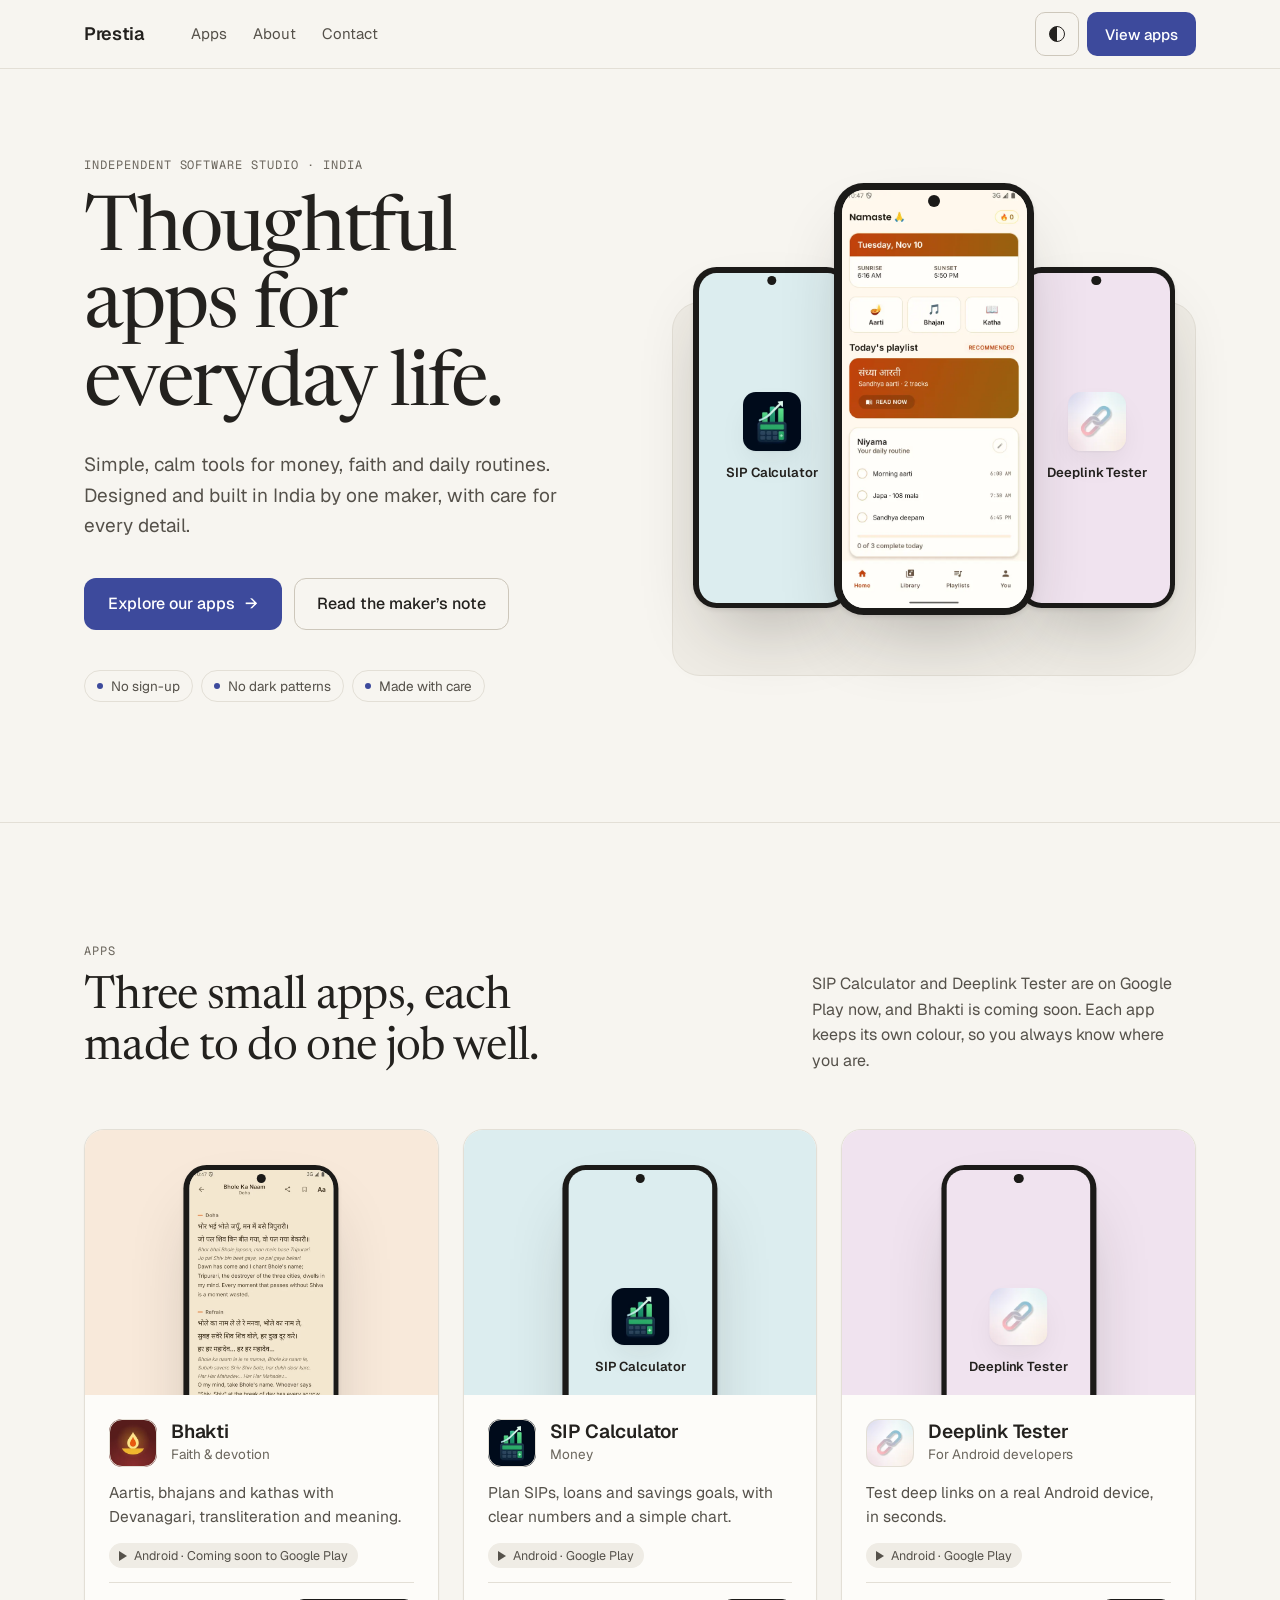
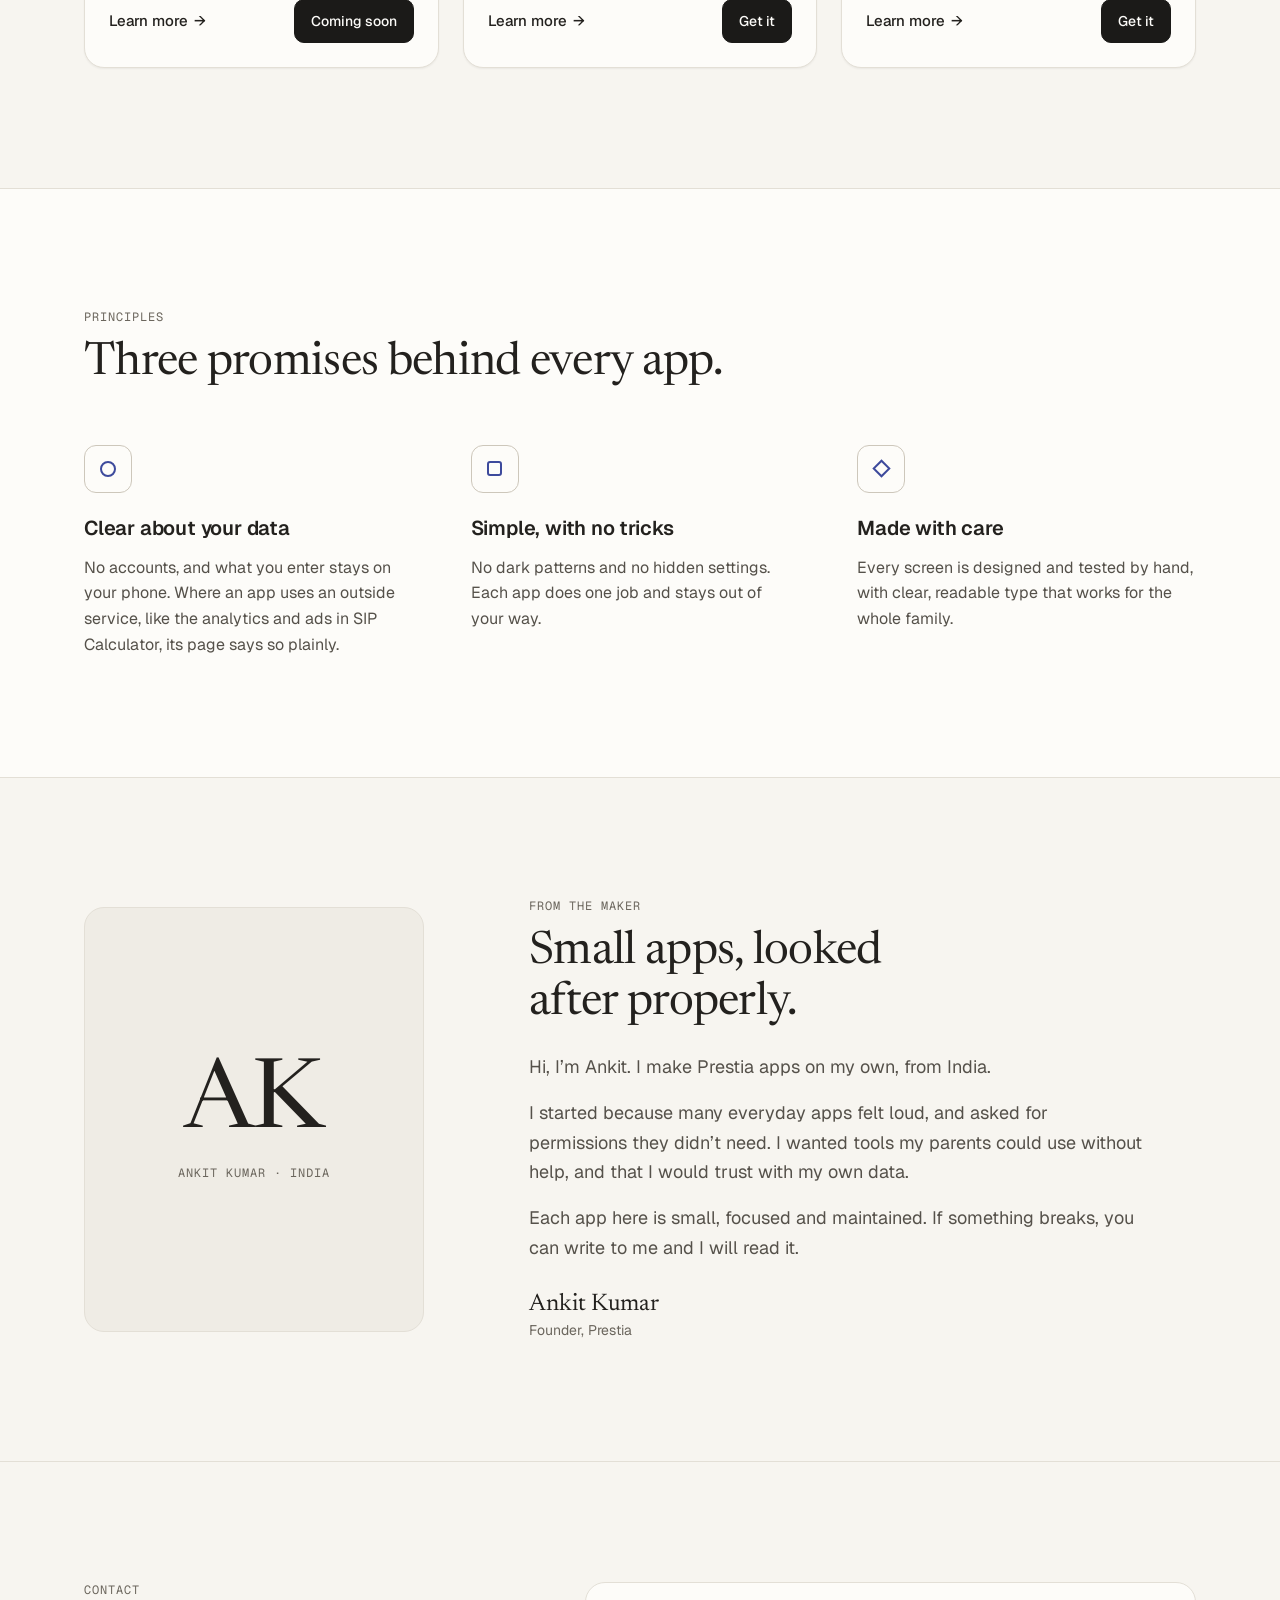
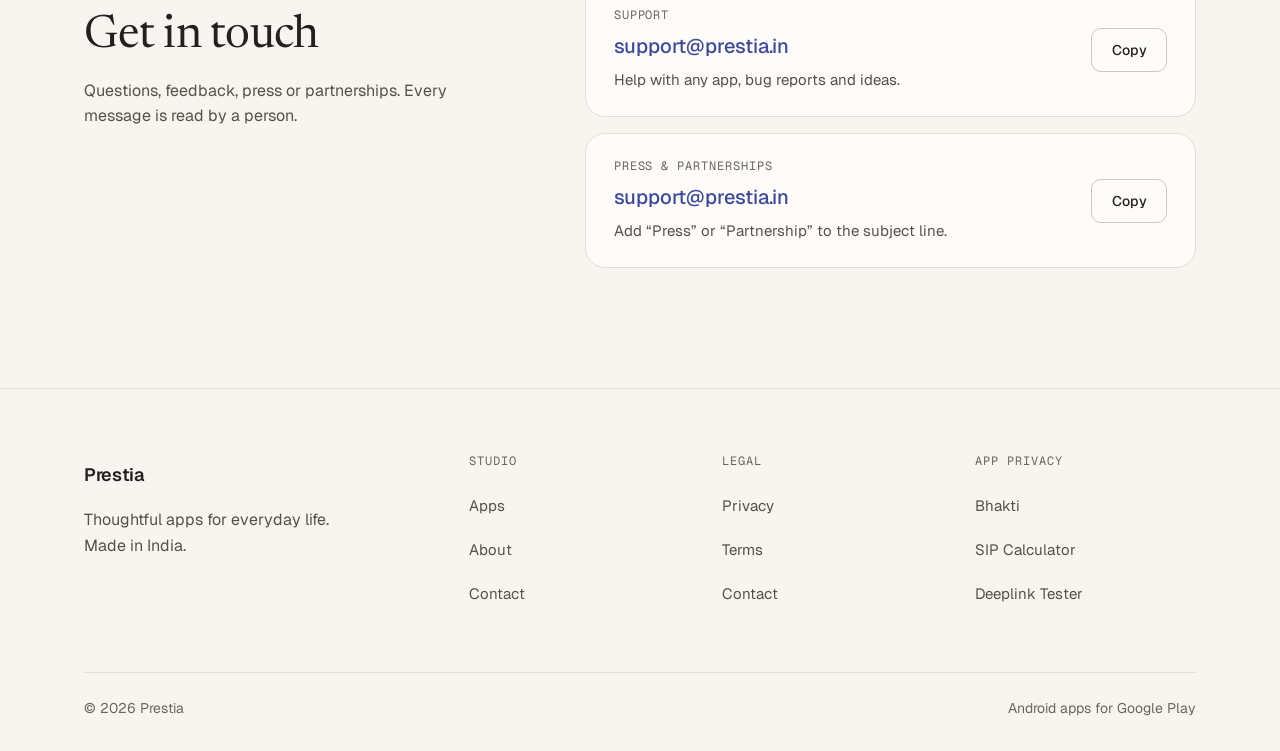
<file: index.html>
<!doctype html>
<html lang="en-IN">
<head>
<meta charset="utf-8">
<meta name="viewport" content="width=device-width, initial-scale=1">
<title>Prestia · Thoughtful apps for everyday life</title>
<meta name="description" content="Prestia is an independent, one-person software studio in India making calm Android apps: Bhakti, SIP Calculator and Deeplink Tester.">
<meta property="og:title" content="Prestia · Thoughtful apps for everyday life">
<meta property="og:description" content="Prestia is an independent, one-person software studio in India making calm Android apps: Bhakti, SIP Calculator and Deeplink Tester.">
<meta property="og:type" content="website">
<meta name="theme-color" content="#F7F5F0" media="(prefers-color-scheme: light)">
<meta name="theme-color" content="#161513" media="(prefers-color-scheme: dark)">
<script>(function(){var d=document.documentElement;d.className+=' js';try{var t=localStorage.getItem('prestia-theme');if(t==='light'||t==='dark')d.setAttribute('data-theme',t)}catch(e){}})();</script>
<link rel="icon" href="assets/favicon.svg" type="image/svg+xml">
<link rel="preconnect" href="https://fonts.googleapis.com">
<link rel="preconnect" href="https://fonts.gstatic.com" crossorigin>
<link rel="stylesheet" href="https://fonts.googleapis.com/css2?family=Geist:wght@400;500;600&amp;family=Geist+Mono:wght@400;500&amp;family=Newsreader:opsz,wght@6..72,400;6..72,500&amp;display=swap">
<link rel="stylesheet" href="assets/site.css">
<script src="assets/site.js" defer></script>
</head>
<body id="top">
<a class="skip" href="#main">Skip to content</a>
<header class="site-header">
  <div class="wrap header-row">
    <a class="wordmark" href="#top" aria-label="Prestia home">Prestia</a>
    <nav class="main-nav" aria-label="Main">
      <a href="#apps">Apps</a>
      <a href="#about">About</a>
      <a href="#contact">Contact</a>
    </nav>
    <div class="header-actions">
      <button type="button" class="icon-btn" data-theme-toggle aria-label="Switch to dark mode" title="Switch to dark mode"><span class="theme-glyph" aria-hidden="true"></span></button>
      <a class="btn btn-m btn-primary header-cta" href="#apps">View apps</a>
      <button type="button" class="menu-btn" data-menu-toggle aria-expanded="false" aria-controls="mobile-menu">Menu</button>
    </div>
  </div>
  <nav id="mobile-menu" class="mobile-nav" aria-label="Mobile" hidden>
    <a href="#apps">Apps</a>
    <a href="#about">About</a>
    <a href="#contact">Contact</a>
    <a class="btn btn-primary mobile-cta" href="#apps">View apps</a>
  </nav>
</header>
<main id="main">
  <section class="hero">
    <div class="wrap hero-grid">
      <div class="hero-copy">
        <div class="label">Independent software studio · India</div>
        <h1 class="display">Thoughtful apps for everyday life.</h1>
        <p class="lede">Simple, calm tools for money, faith and daily routines. Designed and built in India by one maker, with care for every detail.</p>
        <div class="btn-row">
          <a class="btn btn-primary" href="#apps">Explore our apps <span aria-hidden="true">→</span></a>
          <a class="btn btn-secondary" href="#about">Read the maker’s note</a>
        </div>
        <ul class="chips" aria-label="Principles">
          <li class="chip">No sign-up</li>
          <li class="chip">No dark patterns</li>
          <li class="chip">Made with care</li>
        </ul>
      </div>
      <div class="hero-art" role="img" aria-label="Bhakti’s home screen on a phone, between phones showing the SIP Calculator and Deeplink Tester icons">
        <div class="backdrop"></div>
        <div class="hp hp-left app-sip"><div class="phone " aria-hidden="true"><div class="screen"><span class="ph-block"><img class="ph-icon" src="assets/img/icons/sip-calculator.webp" alt="" width="160" height="160"><span class="ph-name">SIP Calculator</span></span></div><span class="cam"></span></div></div>
        <div class="hp hp-right app-deeplink"><div class="phone " aria-hidden="true"><div class="screen"><span class="ph-block"><img class="ph-icon" src="assets/img/icons/deeplink-tester.webp" alt="" width="160" height="160"><span class="ph-name">Deeplink Tester</span></span></div><span class="cam"></span></div></div>
        <div class="hp hp-center app-bhakti"><div class="phone " aria-hidden="true"><div class="screen"><img class="for-light" src="assets/img/bhakti/home-light.webp" alt="" width="540" height="1200" loading="eager" decoding="async"><img class="for-dark" src="assets/img/bhakti/home-dark.webp" alt="" width="540" height="1200" loading="lazy" decoding="async"></div><span class="cam"></span></div></div>
      </div>
    </div>
  </section>

  <section id="apps" class="section">
    <div class="wrap">
      <div class="section-head">
        <div>
          <div class="label">Apps</div>
          <h2 class="h2 narrow">Three small apps, each made to do one job well.</h2>
        </div>
        <p class="section-aside">SIP Calculator and Deeplink Tester are on Google Play now, and Bhakti is coming soon. Each app keeps its own colour, so you always know where you are.</p>
      </div>
      <div class="cards">
        <article class="card app-bhakti">
          <div class="card-media"><div class="phone " aria-hidden="true"><div class="screen"><img class="for-light" src="assets/img/bhakti/reader-light.webp" alt="" width="540" height="1200" loading="lazy" decoding="async"><img class="for-dark" src="assets/img/bhakti/reader-dark.webp" alt="" width="540" height="1200" loading="lazy" decoding="async"></div><span class="cam"></span></div></div>
          <div class="card-body">
            <div class="app-id"><img class="app-icon" src="assets/img/icons/bhakti.webp" alt="" width="160" height="160">
              <div class="app-id-text"><h3>Bhakti</h3><div class="cat">Faith & devotion</div></div>
            </div>
            <p class="value">Aartis, bhajans and kathas with Devanagari, transliteration and meaning.</p>
            <div class="badge">Android · Coming soon to Google Play</div>
            <div class="card-foot">
              <a class="learn" href="apps/bhakti/" aria-label="Learn more about Bhakti">Learn more <span aria-hidden="true">→</span></a>
              <a class="store-s" href="https://play.google.com/store/apps/details?id=org.ankitkumar.bhajan" aria-label="Bhakti is coming soon to Google Play">Coming soon</a>
            </div>
          </div>
        </article>
        <article class="card app-sip">
          <div class="card-media"><div class="phone " aria-hidden="true"><div class="screen"><span class="ph-block"><img class="ph-icon" src="assets/img/icons/sip-calculator.webp" alt="" width="160" height="160"><span class="ph-name">SIP Calculator</span></span></div><span class="cam"></span></div></div>
          <div class="card-body">
            <div class="app-id"><img class="app-icon" src="assets/img/icons/sip-calculator.webp" alt="" width="160" height="160">
              <div class="app-id-text"><h3>SIP Calculator</h3><div class="cat">Money</div></div>
            </div>
            <p class="value">Plan SIPs, loans and savings goals, with clear numbers and a simple chart.</p>
            <div class="badge">Android · Google Play</div>
            <div class="card-foot">
              <a class="learn" href="apps/sip-calculator/" aria-label="Learn more about SIP Calculator">Learn more <span aria-hidden="true">→</span></a>
              <a class="store-s" href="https://play.google.com/store/apps/details?id=org.ankitkumar.sipcalculatorapp" aria-label="Get SIP Calculator on Google Play">Get it</a>
            </div>
          </div>
        </article>
        <article class="card app-deeplink">
          <div class="card-media"><div class="phone " aria-hidden="true"><div class="screen"><span class="ph-block"><img class="ph-icon" src="assets/img/icons/deeplink-tester.webp" alt="" width="160" height="160"><span class="ph-name">Deeplink Tester</span></span></div><span class="cam"></span></div></div>
          <div class="card-body">
            <div class="app-id"><img class="app-icon" src="assets/img/icons/deeplink-tester.webp" alt="" width="160" height="160">
              <div class="app-id-text"><h3>Deeplink Tester</h3><div class="cat">For Android developers</div></div>
            </div>
            <p class="value">Test deep links on a real Android device, in seconds.</p>
            <div class="badge">Android · Google Play</div>
            <div class="card-foot">
              <a class="learn" href="apps/deeplink-tester/" aria-label="Learn more about Deeplink Tester">Learn more <span aria-hidden="true">→</span></a>
              <a class="store-s" href="https://play.google.com/store/apps/details?id=org.ankitkumar.deeplinktester" aria-label="Get Deeplink Tester on Google Play">Get it</a>
            </div>
          </div>
        </article>
      </div>
    </div>
  </section>

  <section id="principles" class="section alt">
    <div class="wrap">
      <div class="label">Principles</div>
      <h2 class="h2 narrow">Three promises behind every app.</h2>
      <div class="principles">
        <div class="principle">
          <div class="p-icon" aria-hidden="true"><span class="shape-circle"></span></div>
          <h3>Clear about your data</h3>
          <p>No accounts, and what you enter stays on your phone. Where an app uses an outside service, like the analytics and ads in SIP Calculator, its page says so plainly.</p>
        </div>
        <div class="principle">
          <div class="p-icon" aria-hidden="true"><span class="shape-square"></span></div>
          <h3>Simple, with no tricks</h3>
          <p>No dark patterns and no hidden settings. Each app does one job and stays out of your way.</p>
        </div>
        <div class="principle">
          <div class="p-icon" aria-hidden="true"><span class="shape-diamond"></span></div>
          <h3>Made with care</h3>
          <p>Every screen is designed and tested by hand, with clear, readable type that works for the whole family.</p>
        </div>
      </div>
    </div>
  </section>

  <section id="about" class="section">
    <div class="wrap about-grid">
      <div class="monogram" aria-hidden="true"><span class="mono-letters">AK</span><span class="mono-caption">Ankit Kumar · India</span></div>
      <div class="about-copy">
        <div class="label">From the maker</div>
        <h2 class="h2">Small apps, looked after properly.</h2>
        <div class="about-text">
          <p>Hi, I’m Ankit. I make Prestia apps on my own, from India.</p>
          <p>I started because many everyday apps felt loud, and asked for permissions they didn’t need. I wanted tools my parents could use without help, and that I would trust with my own data.</p>
          <p>Each app here is small, focused and maintained. If something breaks, you can write to me and I will read it.</p>
        </div>
        <div class="signature"><span class="sig-name">Ankit Kumar</span><span class="sig-role">Founder, Prestia</span></div>
      </div>
    </div>
  </section>

  <section id="contact" class="section">
    <div class="wrap side-grid">
      <div>
        <div class="label">Contact</div>
        <h2 class="h2">Get in touch</h2>
        <p class="side-note">Questions, feedback, press or partnerships. Every message is read by a person.</p>
      </div>
      <div class="contact-rows">
        <div class="contact-row">
          <div class="contact-text">
            <div class="label">Support</div>
            <a class="contact-email" href="mailto:support@prestia.in">support@prestia.in</a>
            <p>Help with any app, bug reports and ideas.</p>
          </div>
          <button type="button" class="copy-btn" data-copy="support@prestia.in" aria-label="Copy support email address">Copy</button>
        </div>
        <div class="contact-row">
          <div class="contact-text">
            <div class="label">Press &amp; partnerships</div>
            <a class="contact-email" href="mailto:support@prestia.in?subject=Press">support@prestia.in</a>
            <p>Add “Press” or “Partnership” to the subject line.</p>
          </div>
          <button type="button" class="copy-btn" data-copy="support@prestia.in" aria-label="Copy press email address">Copy</button>
        </div>
        <p class="sr-only" aria-live="polite" data-copy-status></p>
      </div>
    </div>
  </section>
</main>
<footer class="site-footer">
  <div class="wrap">
    <div class="footer-grid">
      <div class="footer-brand">
        <a class="wordmark" href="#top">Prestia</a>
        <p>Thoughtful apps for everyday life. Made in India.</p>
      </div>
      <div>
        <h2 class="label">Studio</h2>
        <ul>
          <li><a href="#apps">Apps</a></li>
          <li><a href="#about">About</a></li>
          <li><a href="#contact">Contact</a></li>
        </ul>
      </div>
      <div>
        <h2 class="label">Legal</h2>
        <ul>
          <li><a href="privacy/">Privacy</a></li>
          <li><a href="terms/">Terms</a></li>
          <li><a href="#contact">Contact</a></li>
        </ul>
      </div>
      <div>
        <h2 class="label">App privacy</h2>
        <ul>
          <li><a href="apps/bhakti/#privacy-summary">Bhakti</a></li>
          <li><a href="apps/sip-calculator/#privacy-summary">SIP Calculator</a></li>
          <li><a href="apps/deeplink-tester/#privacy-summary">Deeplink Tester</a></li>
        </ul>
      </div>
    </div>
    <div class="footer-base">
      <span>© 2026 Prestia</span>
      <span>Android apps for Google Play</span>
    </div>
  </div>
</footer>
</body>
</html>
</file>
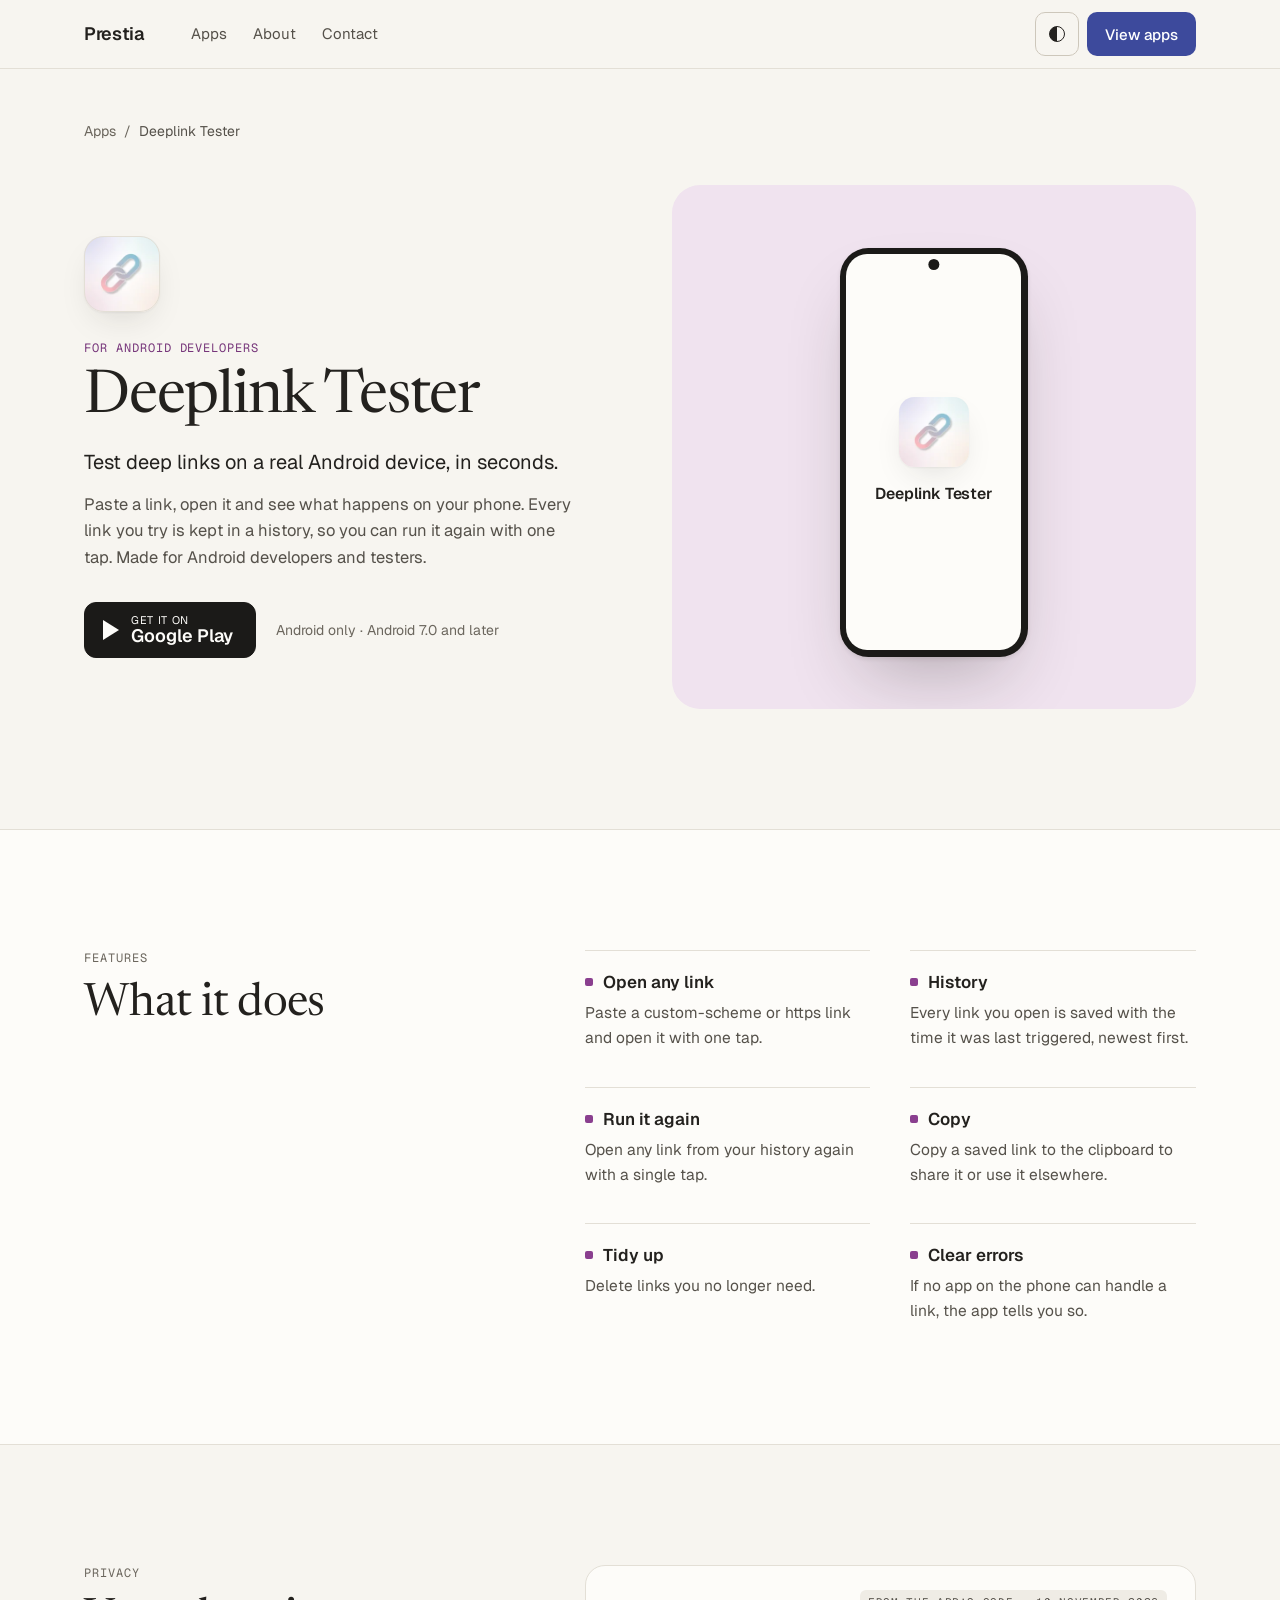
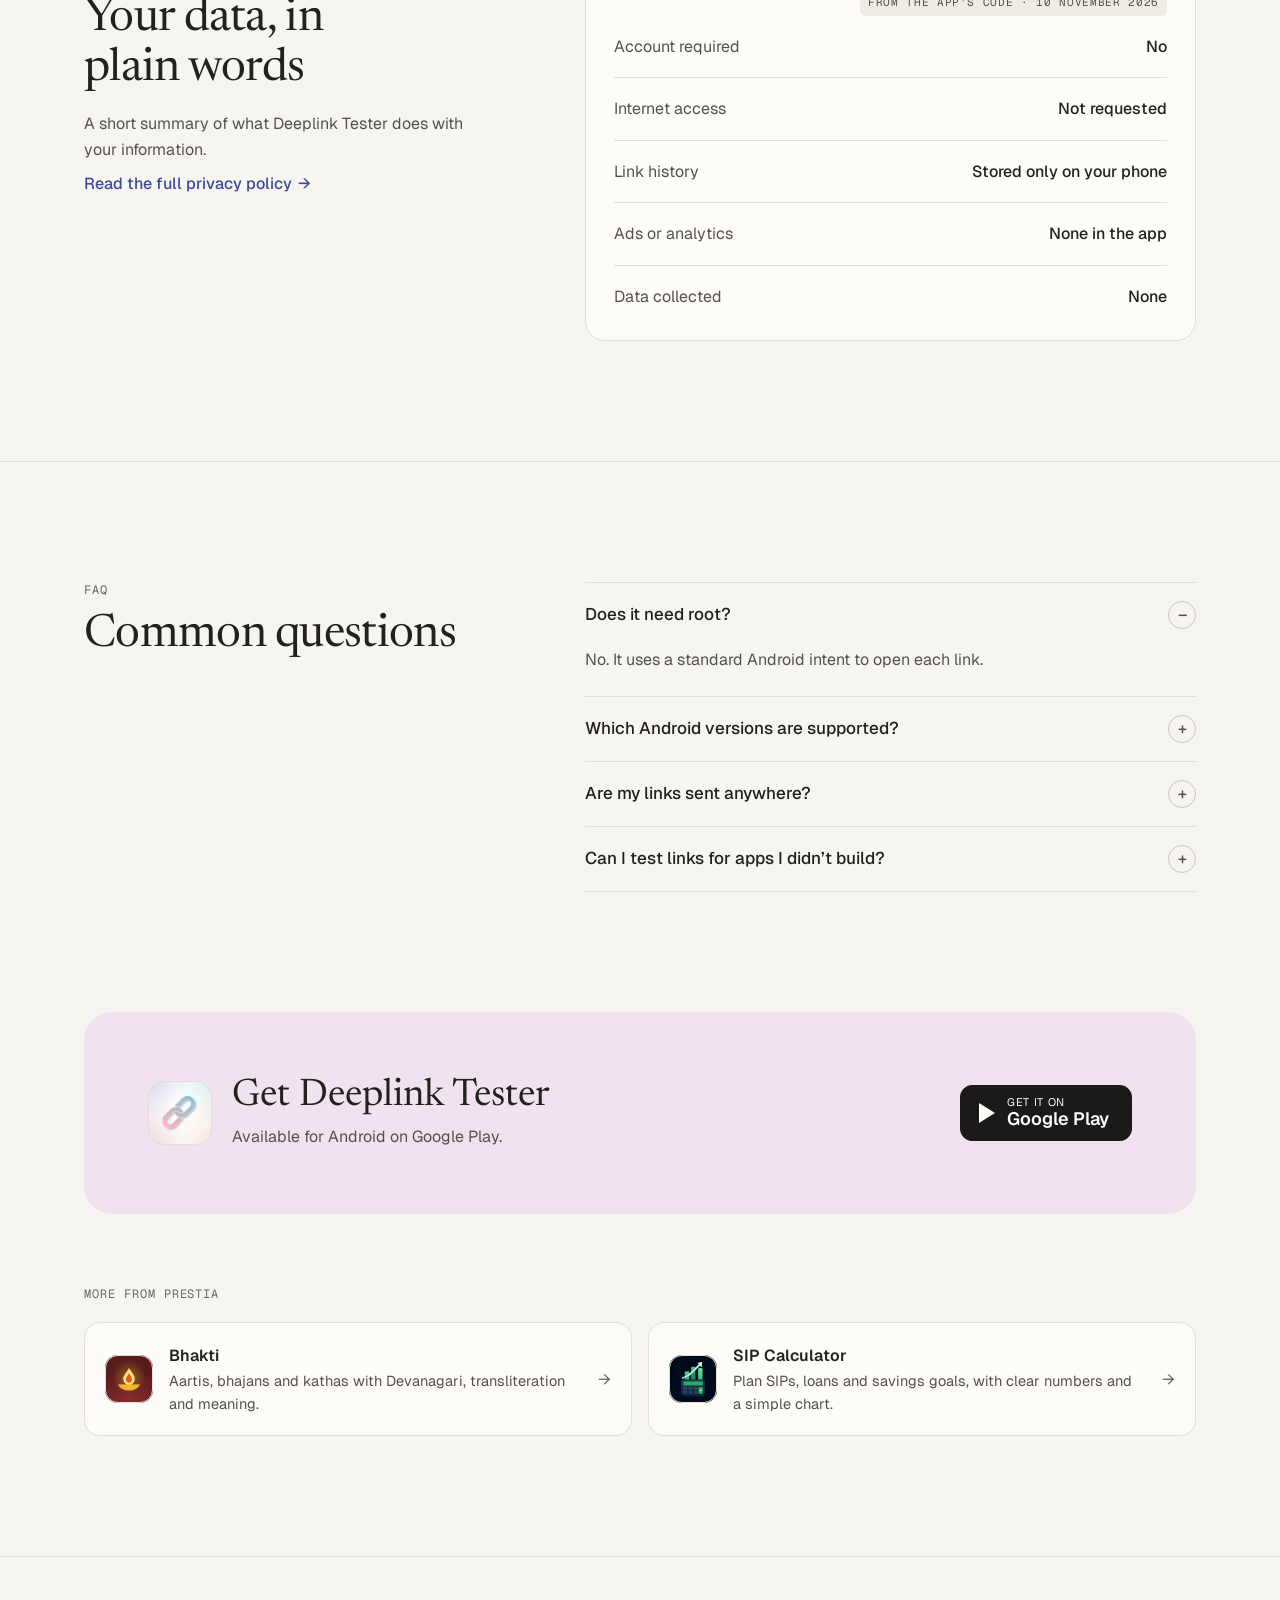
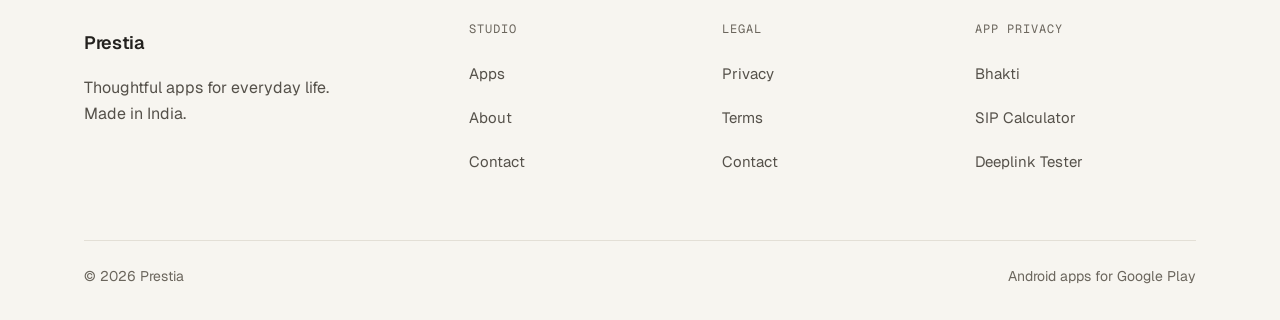
<file: deeplinktester/index.html>
<!doctype html>
<html lang="en-IN">
<head>
<meta charset="utf-8">
<meta name="viewport" content="width=device-width, initial-scale=1">
<title>Deeplink Tester · Prestia</title>
<meta name="robots" content="noindex">
<meta http-equiv="refresh" content="0; url=../apps/deeplink-tester/">
<style>body{font:16px/1.6 system-ui,sans-serif;margin:40px 20px;background:#F7F5F0;color:#23211E}a{color:#3D4A9C}@media (prefers-color-scheme:dark){body{background:#161513;color:#EFECE6}a{color:#A3ADEA}}</style>
</head>
<body>
<p>Deeplink Tester has moved. <a href="../apps/deeplink-tester/">Continue to the new page</a>.</p>
<script>location.replace('../apps/deeplink-tester/');</script>
</body>
</html>
</file>
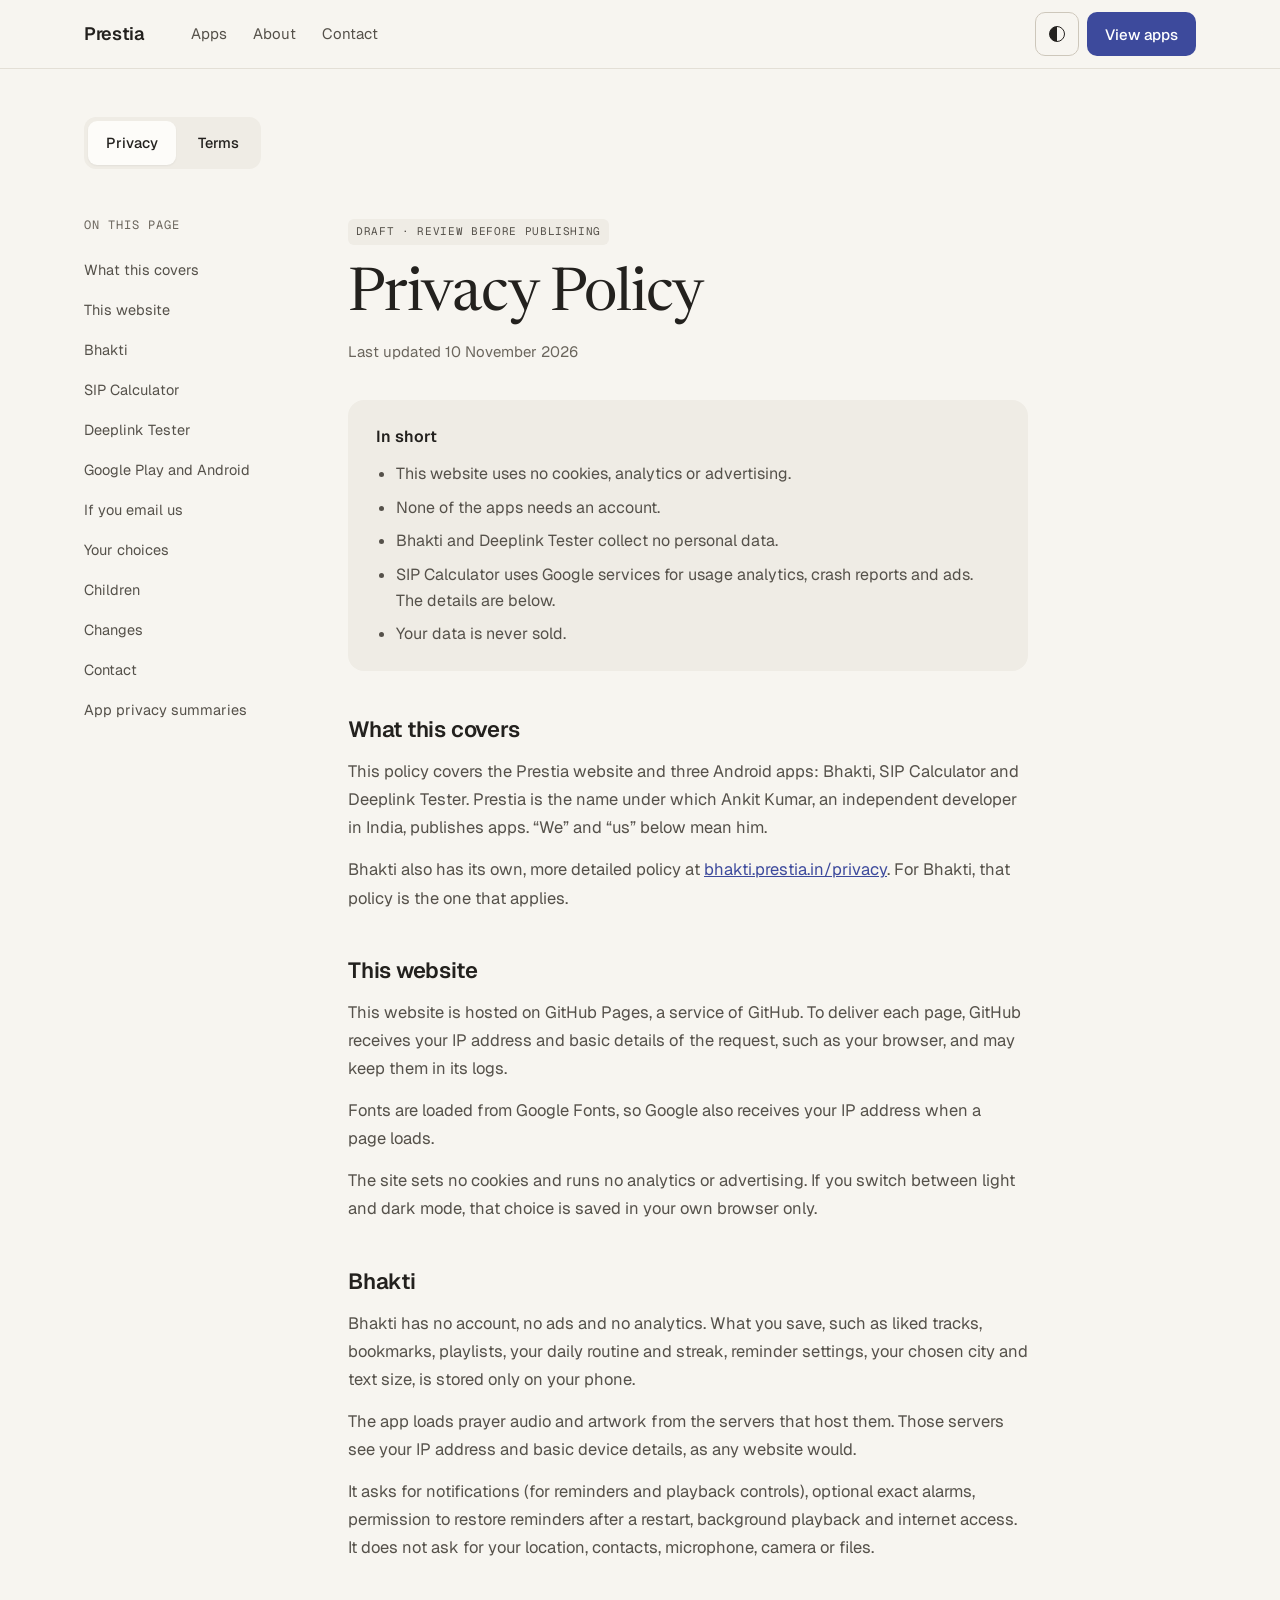
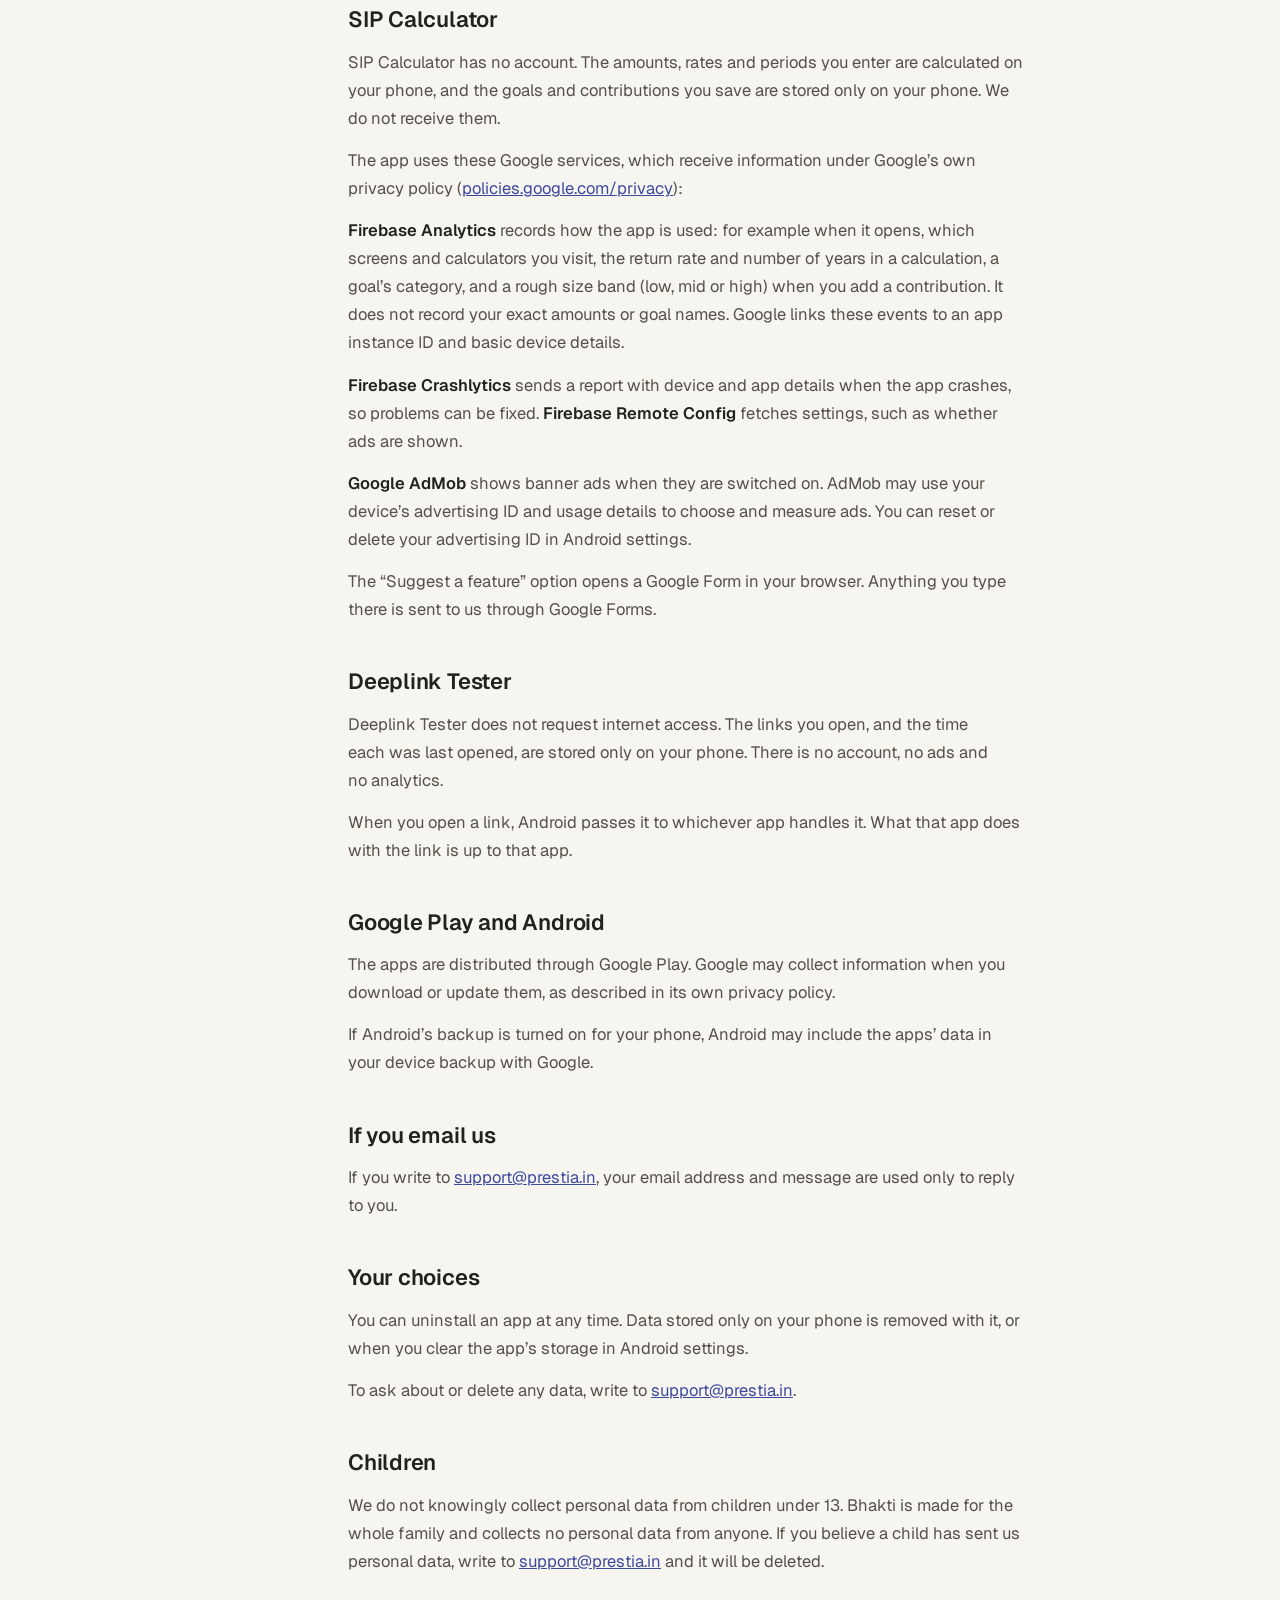
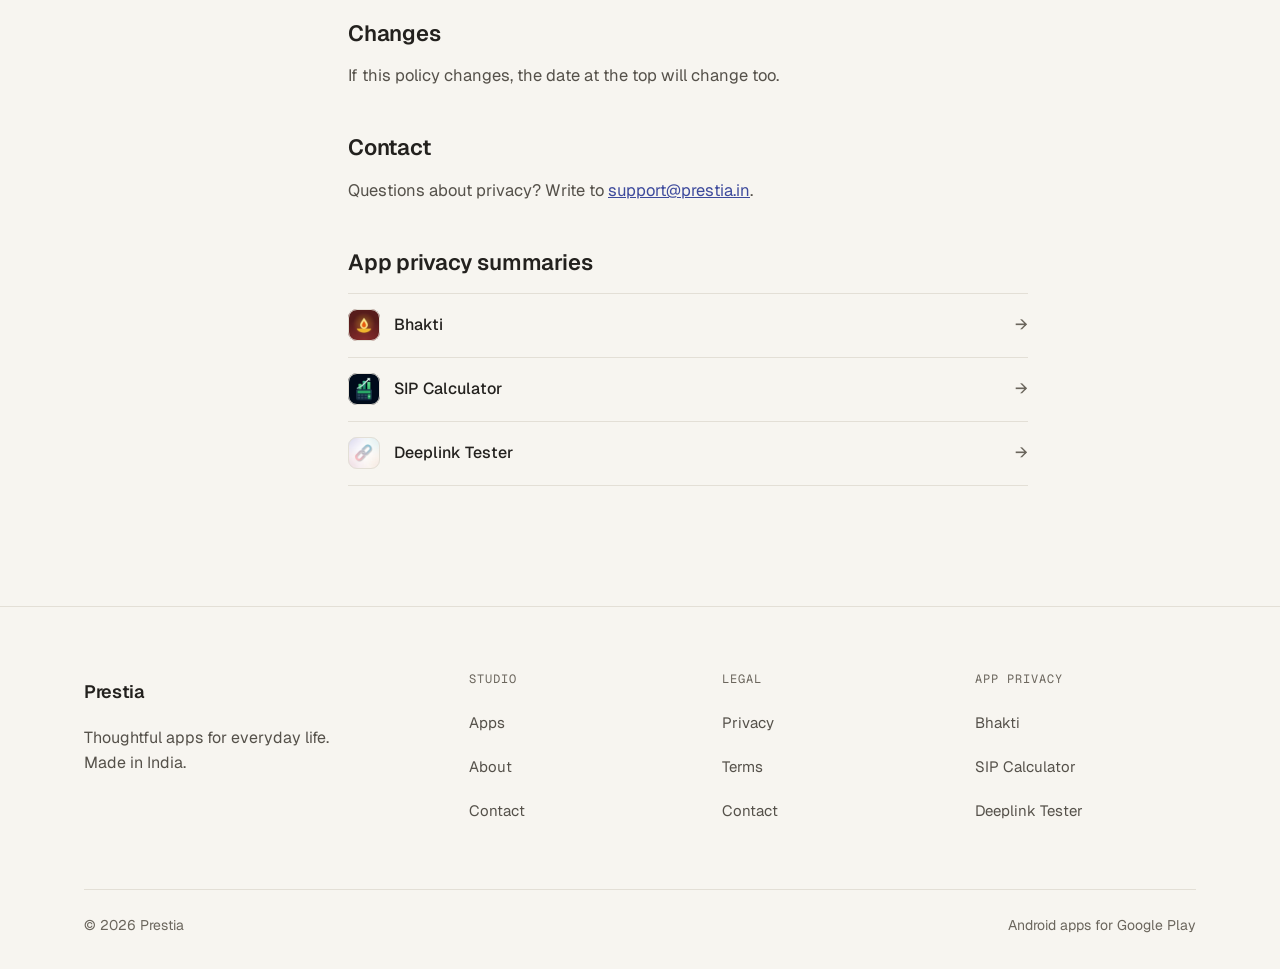
<file: privacy/index.html>
<!doctype html>
<html lang="en-IN">
<head>
<meta charset="utf-8">
<meta name="viewport" content="width=device-width, initial-scale=1">
<title>Privacy Policy · Prestia</title>
<meta name="description" content="How the Prestia website and its apps, Bhakti, SIP Calculator and Deeplink Tester, handle your data.">
<meta property="og:title" content="Privacy Policy · Prestia">
<meta property="og:description" content="How the Prestia website and its apps, Bhakti, SIP Calculator and Deeplink Tester, handle your data.">
<meta property="og:type" content="website">
<meta name="theme-color" content="#F7F5F0" media="(prefers-color-scheme: light)">
<meta name="theme-color" content="#161513" media="(prefers-color-scheme: dark)">
<script>(function(){var d=document.documentElement;d.className+=' js';try{var t=localStorage.getItem('prestia-theme');if(t==='light'||t==='dark')d.setAttribute('data-theme',t)}catch(e){}})();</script>
<link rel="icon" href="../assets/favicon.svg" type="image/svg+xml">
<link rel="preconnect" href="https://fonts.googleapis.com">
<link rel="preconnect" href="https://fonts.gstatic.com" crossorigin>
<link rel="stylesheet" href="https://fonts.googleapis.com/css2?family=Geist:wght@400;500;600&amp;family=Geist+Mono:wght@400;500&amp;family=Newsreader:opsz,wght@6..72,400;6..72,500&amp;display=swap">
<link rel="stylesheet" href="../assets/site.css">
<script src="../assets/site.js" defer></script>
</head>
<body id="top">
<a class="skip" href="#main">Skip to content</a>
<header class="site-header">
  <div class="wrap header-row">
    <a class="wordmark" href="../" aria-label="Prestia home">Prestia</a>
    <nav class="main-nav" aria-label="Main">
      <a href="../#apps">Apps</a>
      <a href="../#about">About</a>
      <a href="../#contact">Contact</a>
    </nav>
    <div class="header-actions">
      <button type="button" class="icon-btn" data-theme-toggle aria-label="Switch to dark mode" title="Switch to dark mode"><span class="theme-glyph" aria-hidden="true"></span></button>
      <a class="btn btn-m btn-primary header-cta" href="../#apps">View apps</a>
      <button type="button" class="menu-btn" data-menu-toggle aria-expanded="false" aria-controls="mobile-menu">Menu</button>
    </div>
  </div>
  <nav id="mobile-menu" class="mobile-nav" aria-label="Mobile" hidden>
    <a href="../#apps">Apps</a>
    <a href="../#about">About</a>
    <a href="../#contact">Contact</a>
    <a class="btn btn-primary mobile-cta" href="../#apps">View apps</a>
  </nav>
</header>
<main id="main">
  <section class="legal">
    <div class="wrap">
      <nav class="seg" aria-label="Legal documents">
        <a href="../privacy/" aria-current="page">Privacy</a>
        <a href="../terms/">Terms</a>
      </nav>
      <div class="legal-grid">
        <aside class="toc" aria-labelledby="toc-title">
          <div class="toc-inner">
            <h2 class="label" id="toc-title">On this page</h2>
            <ul>
            <li><a href="#scope">What this covers</a></li>
            <li><a href="#website">This website</a></li>
            <li><a href="#bhakti">Bhakti</a></li>
            <li><a href="#sip-calculator">SIP Calculator</a></li>
            <li><a href="#deeplink-tester">Deeplink Tester</a></li>
            <li><a href="#google-play">Google Play and Android</a></li>
            <li><a href="#email">If you email us</a></li>
            <li><a href="#choices">Your choices</a></li>
            <li><a href="#children">Children</a></li>
            <li><a href="#changes">Changes</a></li>
            <li><a href="#contact">Contact</a></li>
            <li><a href="#app-privacy">App privacy summaries</a></li>
            </ul>
          </div>
        </aside>
        <article class="legal-article">
          <span class="tag">Draft · review before publishing</span>
          <h1 class="h1">Privacy Policy</h1>
          <p class="updated">Last updated 10 November 2026</p>
          <div class="in-short">
            <h2>In short</h2>
            <ul>
              <li>This website uses no cookies, analytics or advertising.</li>
              <li>None of the apps needs an account.</li>
              <li>Bhakti and Deeplink Tester collect no personal data.</li>
              <li>SIP Calculator uses Google services for usage analytics, crash reports and ads. The details are below.</li>
              <li>Your data is never sold.</li>
            </ul>
          </div>
          <section id="scope" class="legal-sec"><h2>What this covers</h2><p>This policy covers the Prestia website and three Android apps: Bhakti, SIP Calculator and Deeplink Tester. Prestia is the name under which Ankit Kumar, an independent developer in India, publishes apps. “We” and “us” below mean him.</p><p>Bhakti also has its own, more detailed policy at <a href="https://bhakti.prestia.in/privacy">bhakti.prestia.in/privacy</a>. For Bhakti, that policy is the one that applies.</p></section>
          <section id="website" class="legal-sec"><h2>This website</h2><p>This website is hosted on GitHub Pages, a service of GitHub. To deliver each page, GitHub receives your IP address and basic details of the request, such as your browser, and may keep them in its logs.</p><p>Fonts are loaded from Google Fonts, so Google also receives your IP address when a page loads.</p><p>The site sets no cookies and runs no analytics or advertising. If you switch between light and dark mode, that choice is saved in your own browser only.</p></section>
          <section id="bhakti" class="legal-sec"><h2>Bhakti</h2><p>Bhakti has no account, no ads and no analytics. What you save, such as liked tracks, bookmarks, playlists, your daily routine and streak, reminder settings, your chosen city and text size, is stored only on your phone.</p><p>The app loads prayer audio and artwork from the servers that host them. Those servers see your IP address and basic device details, as any website would.</p><p>It asks for notifications (for reminders and playback controls), optional exact alarms, permission to restore reminders after a restart, background playback and internet access. It does not ask for your location, contacts, microphone, camera or files.</p></section>
          <section id="sip-calculator" class="legal-sec"><h2>SIP Calculator</h2><p>SIP Calculator has no account. The amounts, rates and periods you enter are calculated on your phone, and the goals and contributions you save are stored only on your phone. We do not receive them.</p><p>The app uses these Google services, which receive information under Google’s own privacy policy (<a href="https://policies.google.com/privacy">policies.google.com/privacy</a>):</p><p><strong>Firebase Analytics</strong> records how the app is used: for example when it opens, which screens and calculators you visit, the return rate and number of years in a calculation, a goal’s category, and a rough size band (low, mid or high) when you add a contribution. It does not record your exact amounts or goal names. Google links these events to an app instance ID and basic device details.</p><p><strong>Firebase Crashlytics</strong> sends a report with device and app details when the app crashes, so problems can be fixed. <strong>Firebase Remote Config</strong> fetches settings, such as whether ads are shown.</p><p><strong>Google AdMob</strong> shows banner ads when they are switched on. AdMob may use your device’s advertising ID and usage details to choose and measure ads. You can reset or delete your advertising ID in Android settings.</p><p>The “Suggest a feature” option opens a Google Form in your browser. Anything you type there is sent to us through Google Forms.</p></section>
          <section id="deeplink-tester" class="legal-sec"><h2>Deeplink Tester</h2><p>Deeplink Tester does not request internet access. The links you open, and the time each was last opened, are stored only on your phone. There is no account, no ads and no analytics.</p><p>When you open a link, Android passes it to whichever app handles it. What that app does with the link is up to that app.</p></section>
          <section id="google-play" class="legal-sec"><h2>Google Play and Android</h2><p>The apps are distributed through Google Play. Google may collect information when you download or update them, as described in its own privacy policy.</p><p>If Android’s backup is turned on for your phone, Android may include the apps’ data in your device backup with Google.</p></section>
          <section id="email" class="legal-sec"><h2>If you email us</h2><p>If you write to <a href="mailto:support@prestia.in">support@prestia.in</a>, your email address and message are used only to reply to you.</p></section>
          <section id="choices" class="legal-sec"><h2>Your choices</h2><p>You can uninstall an app at any time. Data stored only on your phone is removed with it, or when you clear the app’s storage in Android settings.</p><p>To ask about or delete any data, write to <a href="mailto:support@prestia.in">support@prestia.in</a>.</p></section>
          <section id="children" class="legal-sec"><h2>Children</h2><p>We do not knowingly collect personal data from children under 13. Bhakti is made for the whole family and collects no personal data from anyone. If you believe a child has sent us personal data, write to <a href="mailto:support@prestia.in">support@prestia.in</a> and it will be deleted.</p></section>
          <section id="changes" class="legal-sec"><h2>Changes</h2><p>If this policy changes, the date at the top will change too.</p></section>
          <section id="contact" class="legal-sec"><h2>Contact</h2><p>Questions about privacy? Write to <a href="mailto:support@prestia.in">support@prestia.in</a>.</p></section>
          <section id="app-privacy" class="legal-sec"><h2>App privacy summaries</h2>
            <div class="app-priv-list">
              <a class="app-priv app-bhakti" href="../apps/bhakti/#privacy-summary"><img class="app-icon-s" src="../assets/img/icons/bhakti.webp" alt="" width="160" height="160"><span>Bhakti</span><span class="other-arrow" aria-hidden="true">→</span></a>
              <a class="app-priv app-sip" href="../apps/sip-calculator/#privacy-summary"><img class="app-icon-s" src="../assets/img/icons/sip-calculator.webp" alt="" width="160" height="160"><span>SIP Calculator</span><span class="other-arrow" aria-hidden="true">→</span></a>
              <a class="app-priv app-deeplink" href="../apps/deeplink-tester/#privacy-summary"><img class="app-icon-s" src="../assets/img/icons/deeplink-tester.webp" alt="" width="160" height="160"><span>Deeplink Tester</span><span class="other-arrow" aria-hidden="true">→</span></a>
            </div>
          </section>
        </article>
      </div>
    </div>
  </section>
</main>
<footer class="site-footer">
  <div class="wrap">
    <div class="footer-grid">
      <div class="footer-brand">
        <a class="wordmark" href="../">Prestia</a>
        <p>Thoughtful apps for everyday life. Made in India.</p>
      </div>
      <div>
        <h2 class="label">Studio</h2>
        <ul>
          <li><a href="../#apps">Apps</a></li>
          <li><a href="../#about">About</a></li>
          <li><a href="../#contact">Contact</a></li>
        </ul>
      </div>
      <div>
        <h2 class="label">Legal</h2>
        <ul>
          <li><a href="../privacy/">Privacy</a></li>
          <li><a href="../terms/">Terms</a></li>
          <li><a href="../#contact">Contact</a></li>
        </ul>
      </div>
      <div>
        <h2 class="label">App privacy</h2>
        <ul>
          <li><a href="../apps/bhakti/#privacy-summary">Bhakti</a></li>
          <li><a href="../apps/sip-calculator/#privacy-summary">SIP Calculator</a></li>
          <li><a href="../apps/deeplink-tester/#privacy-summary">Deeplink Tester</a></li>
        </ul>
      </div>
    </div>
    <div class="footer-base">
      <span>© 2026 Prestia</span>
      <span>Android apps for Google Play</span>
    </div>
  </div>
</footer>
</body>
</html>
</file>
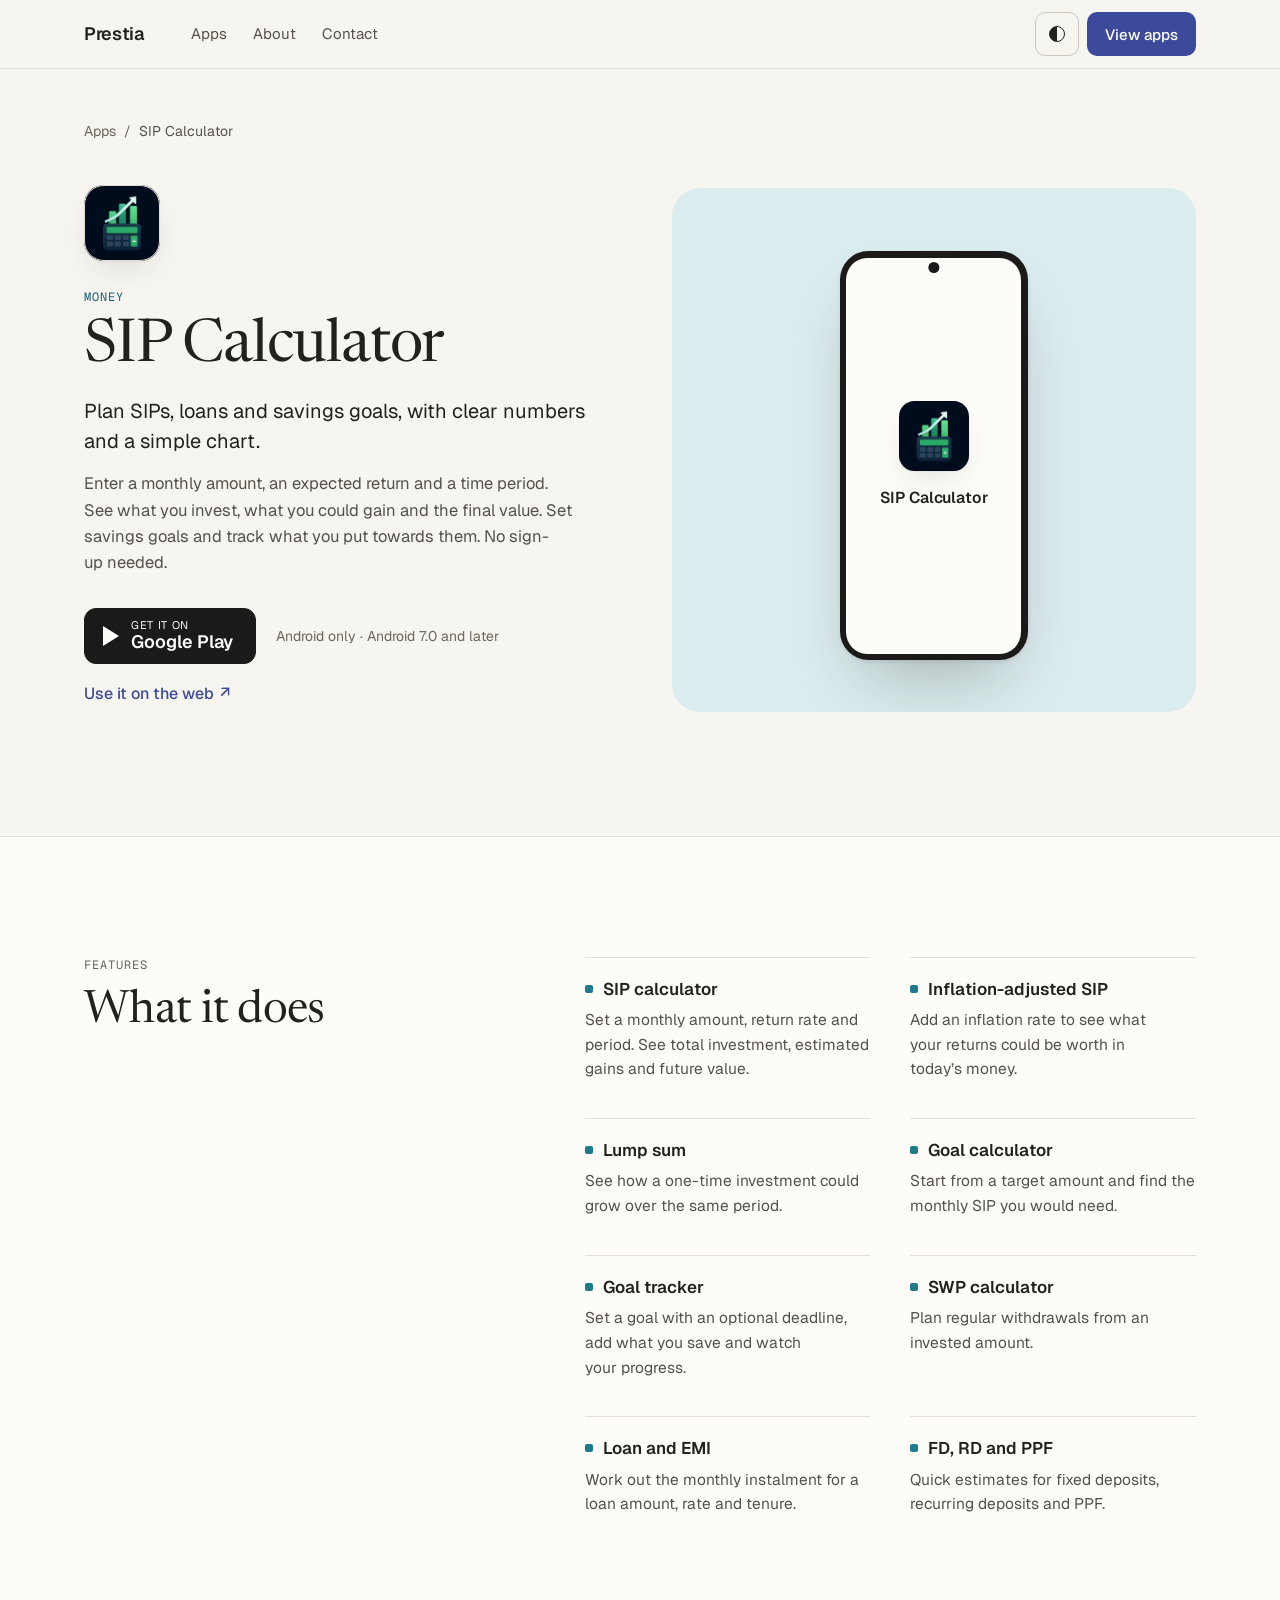
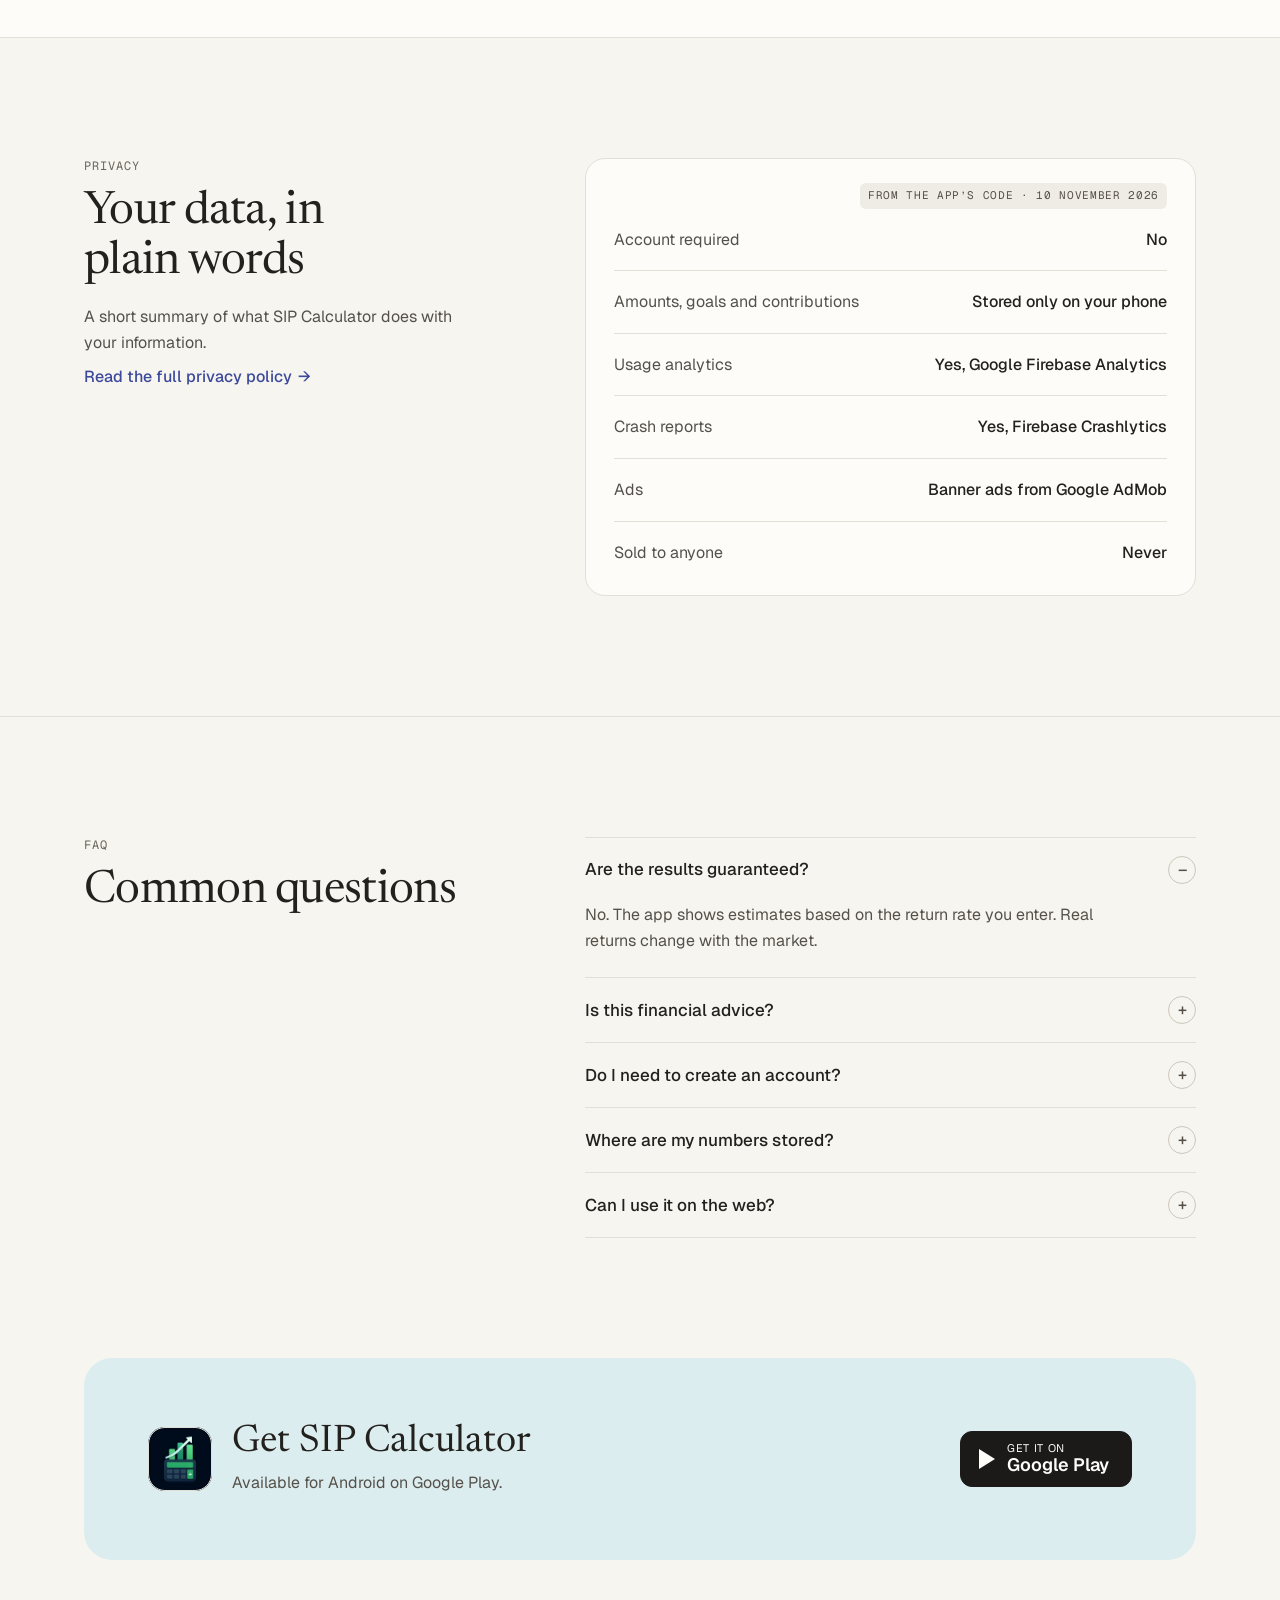
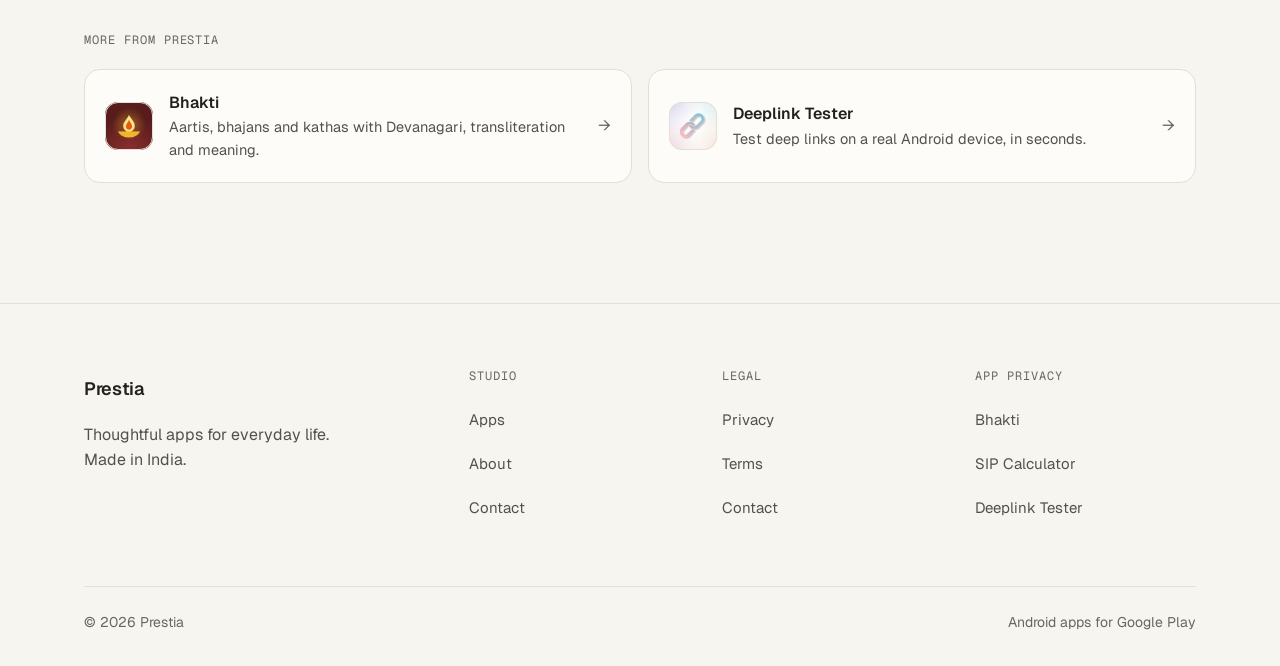
<file: sipcalculator/index.html>
<!doctype html>
<html lang="en-IN">
<head>
<meta charset="utf-8">
<meta name="viewport" content="width=device-width, initial-scale=1">
<title>SIP Calculator · Prestia</title>
<meta name="robots" content="noindex">
<meta http-equiv="refresh" content="0; url=../apps/sip-calculator/">
<style>body{font:16px/1.6 system-ui,sans-serif;margin:40px 20px;background:#F7F5F0;color:#23211E}a{color:#3D4A9C}@media (prefers-color-scheme:dark){body{background:#161513;color:#EFECE6}a{color:#A3ADEA}}</style>
</head>
<body>
<p>SIP Calculator has moved. <a href="../apps/sip-calculator/">Continue to the new page</a>.</p>
<script>location.replace('../apps/sip-calculator/');</script>
</body>
</html>
</file>
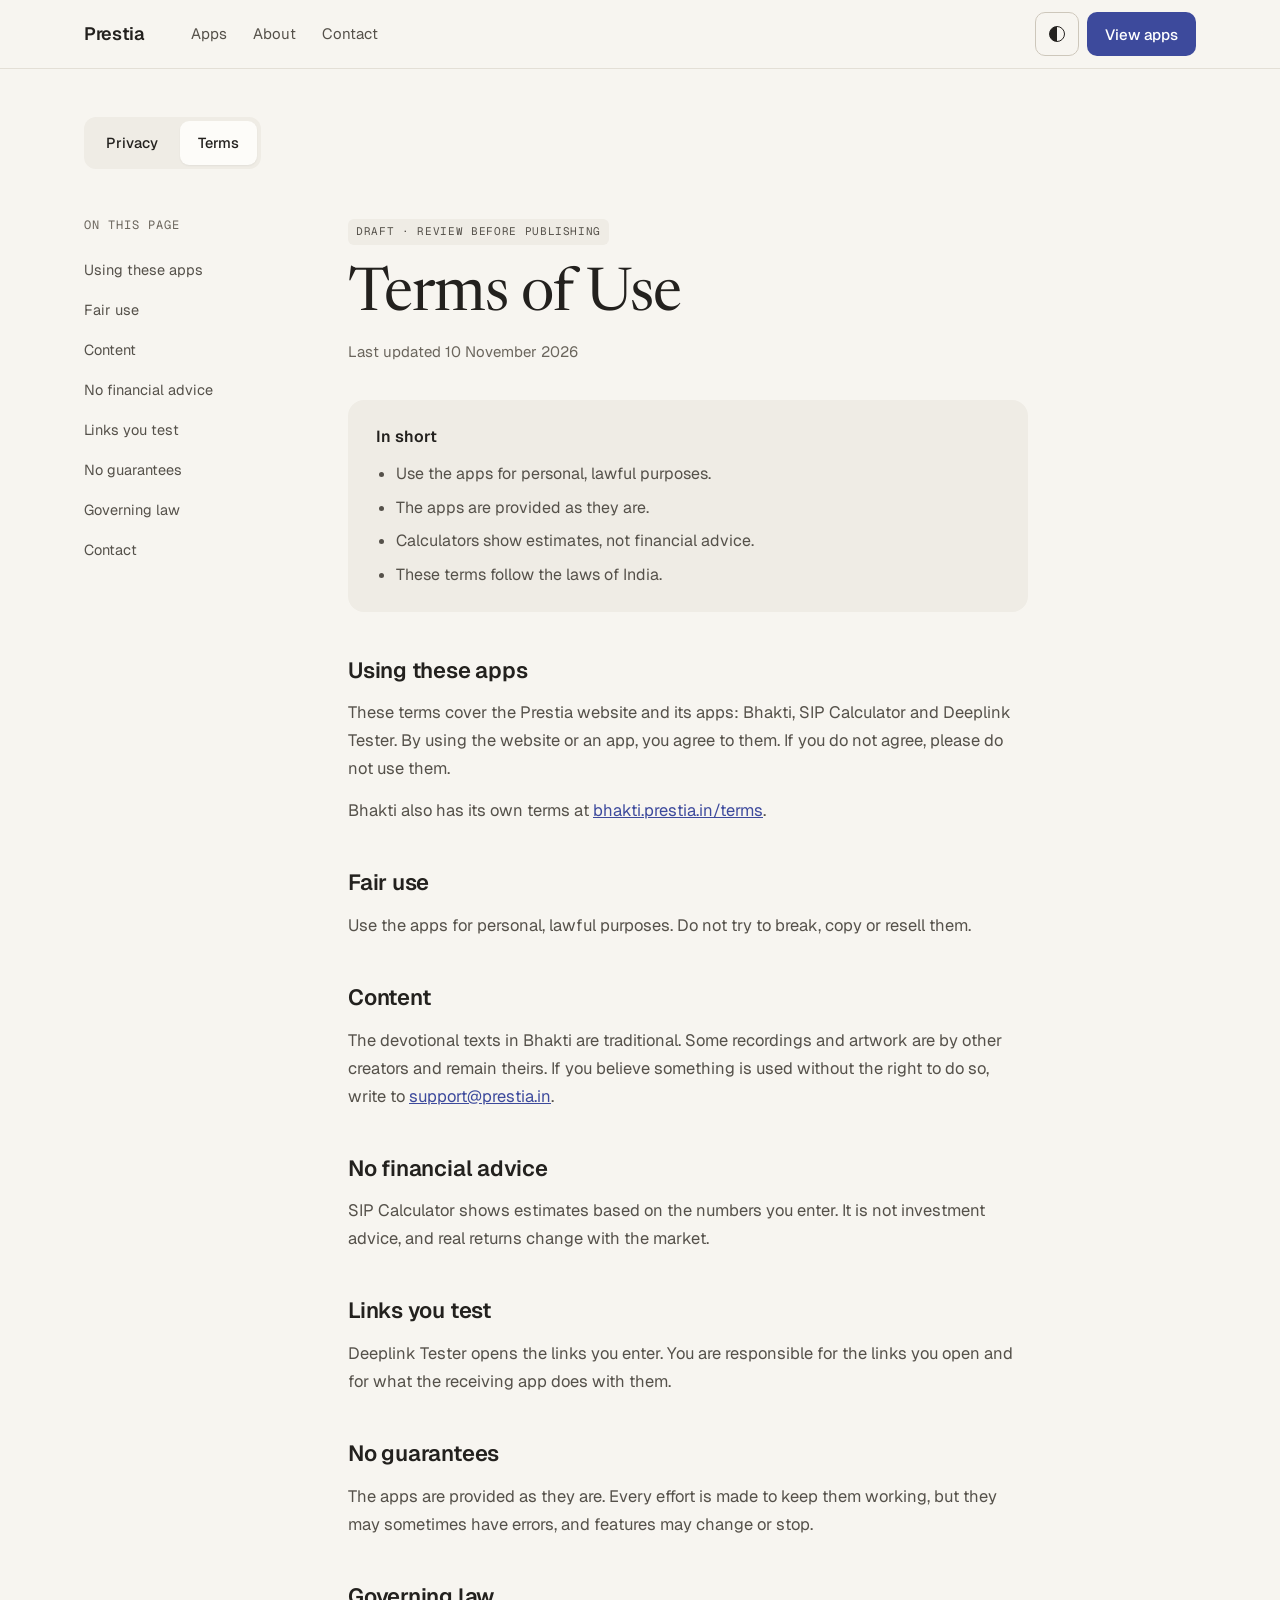
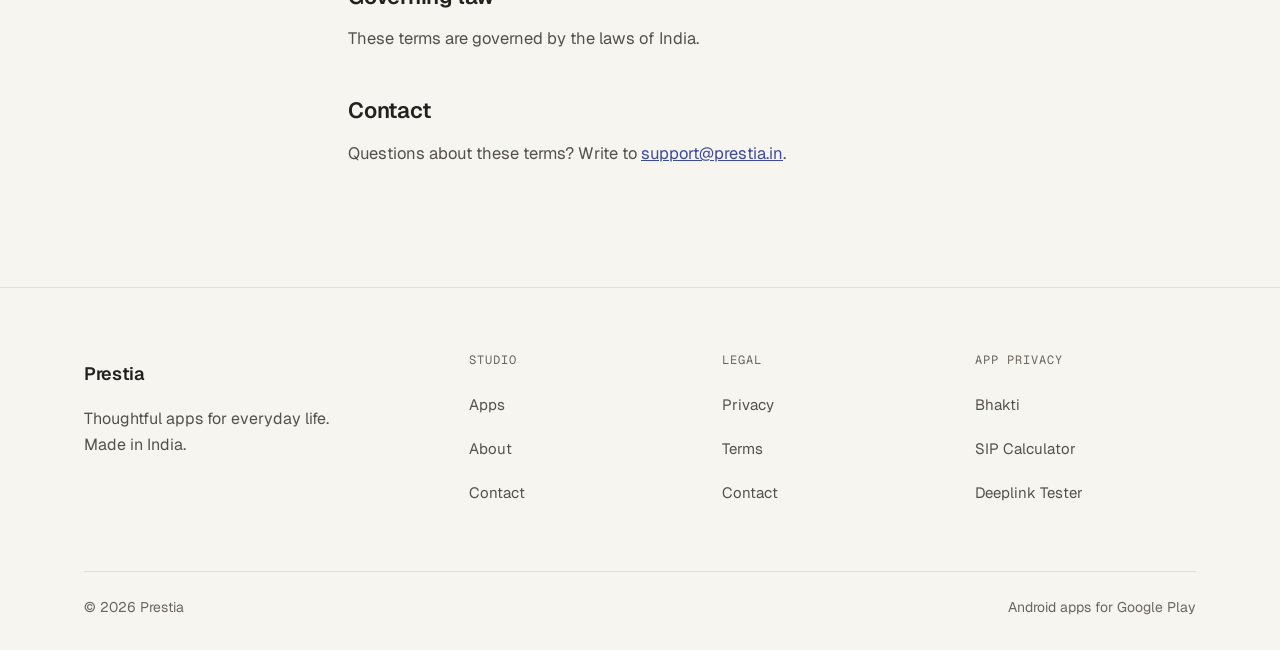
<file: terms/index.html>
<!doctype html>
<html lang="en-IN">
<head>
<meta charset="utf-8">
<meta name="viewport" content="width=device-width, initial-scale=1">
<title>Terms of Use · Prestia</title>
<meta name="description" content="The terms for using the Prestia website and its apps.">
<meta property="og:title" content="Terms of Use · Prestia">
<meta property="og:description" content="The terms for using the Prestia website and its apps.">
<meta property="og:type" content="website">
<meta name="theme-color" content="#F7F5F0" media="(prefers-color-scheme: light)">
<meta name="theme-color" content="#161513" media="(prefers-color-scheme: dark)">
<script>(function(){var d=document.documentElement;d.className+=' js';try{var t=localStorage.getItem('prestia-theme');if(t==='light'||t==='dark')d.setAttribute('data-theme',t)}catch(e){}})();</script>
<link rel="icon" href="../assets/favicon.svg" type="image/svg+xml">
<link rel="preconnect" href="https://fonts.googleapis.com">
<link rel="preconnect" href="https://fonts.gstatic.com" crossorigin>
<link rel="stylesheet" href="https://fonts.googleapis.com/css2?family=Geist:wght@400;500;600&amp;family=Geist+Mono:wght@400;500&amp;family=Newsreader:opsz,wght@6..72,400;6..72,500&amp;display=swap">
<link rel="stylesheet" href="../assets/site.css">
<script src="../assets/site.js" defer></script>
</head>
<body id="top">
<a class="skip" href="#main">Skip to content</a>
<header class="site-header">
  <div class="wrap header-row">
    <a class="wordmark" href="../" aria-label="Prestia home">Prestia</a>
    <nav class="main-nav" aria-label="Main">
      <a href="../#apps">Apps</a>
      <a href="../#about">About</a>
      <a href="../#contact">Contact</a>
    </nav>
    <div class="header-actions">
      <button type="button" class="icon-btn" data-theme-toggle aria-label="Switch to dark mode" title="Switch to dark mode"><span class="theme-glyph" aria-hidden="true"></span></button>
      <a class="btn btn-m btn-primary header-cta" href="../#apps">View apps</a>
      <button type="button" class="menu-btn" data-menu-toggle aria-expanded="false" aria-controls="mobile-menu">Menu</button>
    </div>
  </div>
  <nav id="mobile-menu" class="mobile-nav" aria-label="Mobile" hidden>
    <a href="../#apps">Apps</a>
    <a href="../#about">About</a>
    <a href="../#contact">Contact</a>
    <a class="btn btn-primary mobile-cta" href="../#apps">View apps</a>
  </nav>
</header>
<main id="main">
  <section class="legal">
    <div class="wrap">
      <nav class="seg" aria-label="Legal documents">
        <a href="../privacy/">Privacy</a>
        <a href="../terms/" aria-current="page">Terms</a>
      </nav>
      <div class="legal-grid">
        <aside class="toc" aria-labelledby="toc-title">
          <div class="toc-inner">
            <h2 class="label" id="toc-title">On this page</h2>
            <ul>
            <li><a href="#accept">Using these apps</a></li>
            <li><a href="#use">Fair use</a></li>
            <li><a href="#content">Content</a></li>
            <li><a href="#advice">No financial advice</a></li>
            <li><a href="#links">Links you test</a></li>
            <li><a href="#warranty">No guarantees</a></li>
            <li><a href="#law">Governing law</a></li>
            <li><a href="#contact">Contact</a></li>
            </ul>
          </div>
        </aside>
        <article class="legal-article">
          <span class="tag">Draft · review before publishing</span>
          <h1 class="h1">Terms of Use</h1>
          <p class="updated">Last updated 10 November 2026</p>
          <div class="in-short">
            <h2>In short</h2>
            <ul>
              <li>Use the apps for personal, lawful purposes.</li>
              <li>The apps are provided as they are.</li>
              <li>Calculators show estimates, not financial advice.</li>
              <li>These terms follow the laws of India.</li>
            </ul>
          </div>
          <section id="accept" class="legal-sec"><h2>Using these apps</h2><p>These terms cover the Prestia website and its apps: Bhakti, SIP Calculator and Deeplink Tester. By using the website or an app, you agree to them. If you do not agree, please do not use them.</p><p>Bhakti also has its own terms at <a href="https://bhakti.prestia.in/terms">bhakti.prestia.in/terms</a>.</p></section>
          <section id="use" class="legal-sec"><h2>Fair use</h2><p>Use the apps for personal, lawful purposes. Do not try to break, copy or resell them.</p></section>
          <section id="content" class="legal-sec"><h2>Content</h2><p>The devotional texts in Bhakti are traditional. Some recordings and artwork are by other creators and remain theirs. If you believe something is used without the right to do so, write to <a href="mailto:support@prestia.in">support@prestia.in</a>.</p></section>
          <section id="advice" class="legal-sec"><h2>No financial advice</h2><p>SIP Calculator shows estimates based on the numbers you enter. It is not investment advice, and real returns change with the market.</p></section>
          <section id="links" class="legal-sec"><h2>Links you test</h2><p>Deeplink Tester opens the links you enter. You are responsible for the links you open and for what the receiving app does with them.</p></section>
          <section id="warranty" class="legal-sec"><h2>No guarantees</h2><p>The apps are provided as they are. Every effort is made to keep them working, but they may sometimes have errors, and features may change or stop.</p></section>
          <section id="law" class="legal-sec"><h2>Governing law</h2><p>These terms are governed by the laws of India.</p></section>
          <section id="contact" class="legal-sec"><h2>Contact</h2><p>Questions about these terms? Write to <a href="mailto:support@prestia.in">support@prestia.in</a>.</p></section>
        </article>
      </div>
    </div>
  </section>
</main>
<footer class="site-footer">
  <div class="wrap">
    <div class="footer-grid">
      <div class="footer-brand">
        <a class="wordmark" href="../">Prestia</a>
        <p>Thoughtful apps for everyday life. Made in India.</p>
      </div>
      <div>
        <h2 class="label">Studio</h2>
        <ul>
          <li><a href="../#apps">Apps</a></li>
          <li><a href="../#about">About</a></li>
          <li><a href="../#contact">Contact</a></li>
        </ul>
      </div>
      <div>
        <h2 class="label">Legal</h2>
        <ul>
          <li><a href="../privacy/">Privacy</a></li>
          <li><a href="../terms/">Terms</a></li>
          <li><a href="../#contact">Contact</a></li>
        </ul>
      </div>
      <div>
        <h2 class="label">App privacy</h2>
        <ul>
          <li><a href="../apps/bhakti/#privacy-summary">Bhakti</a></li>
          <li><a href="../apps/sip-calculator/#privacy-summary">SIP Calculator</a></li>
          <li><a href="../apps/deeplink-tester/#privacy-summary">Deeplink Tester</a></li>
        </ul>
      </div>
    </div>
    <div class="footer-base">
      <span>© 2026 Prestia</span>
      <span>Android apps for Google Play</span>
    </div>
  </div>
</footer>
</body>
</html>
</file>
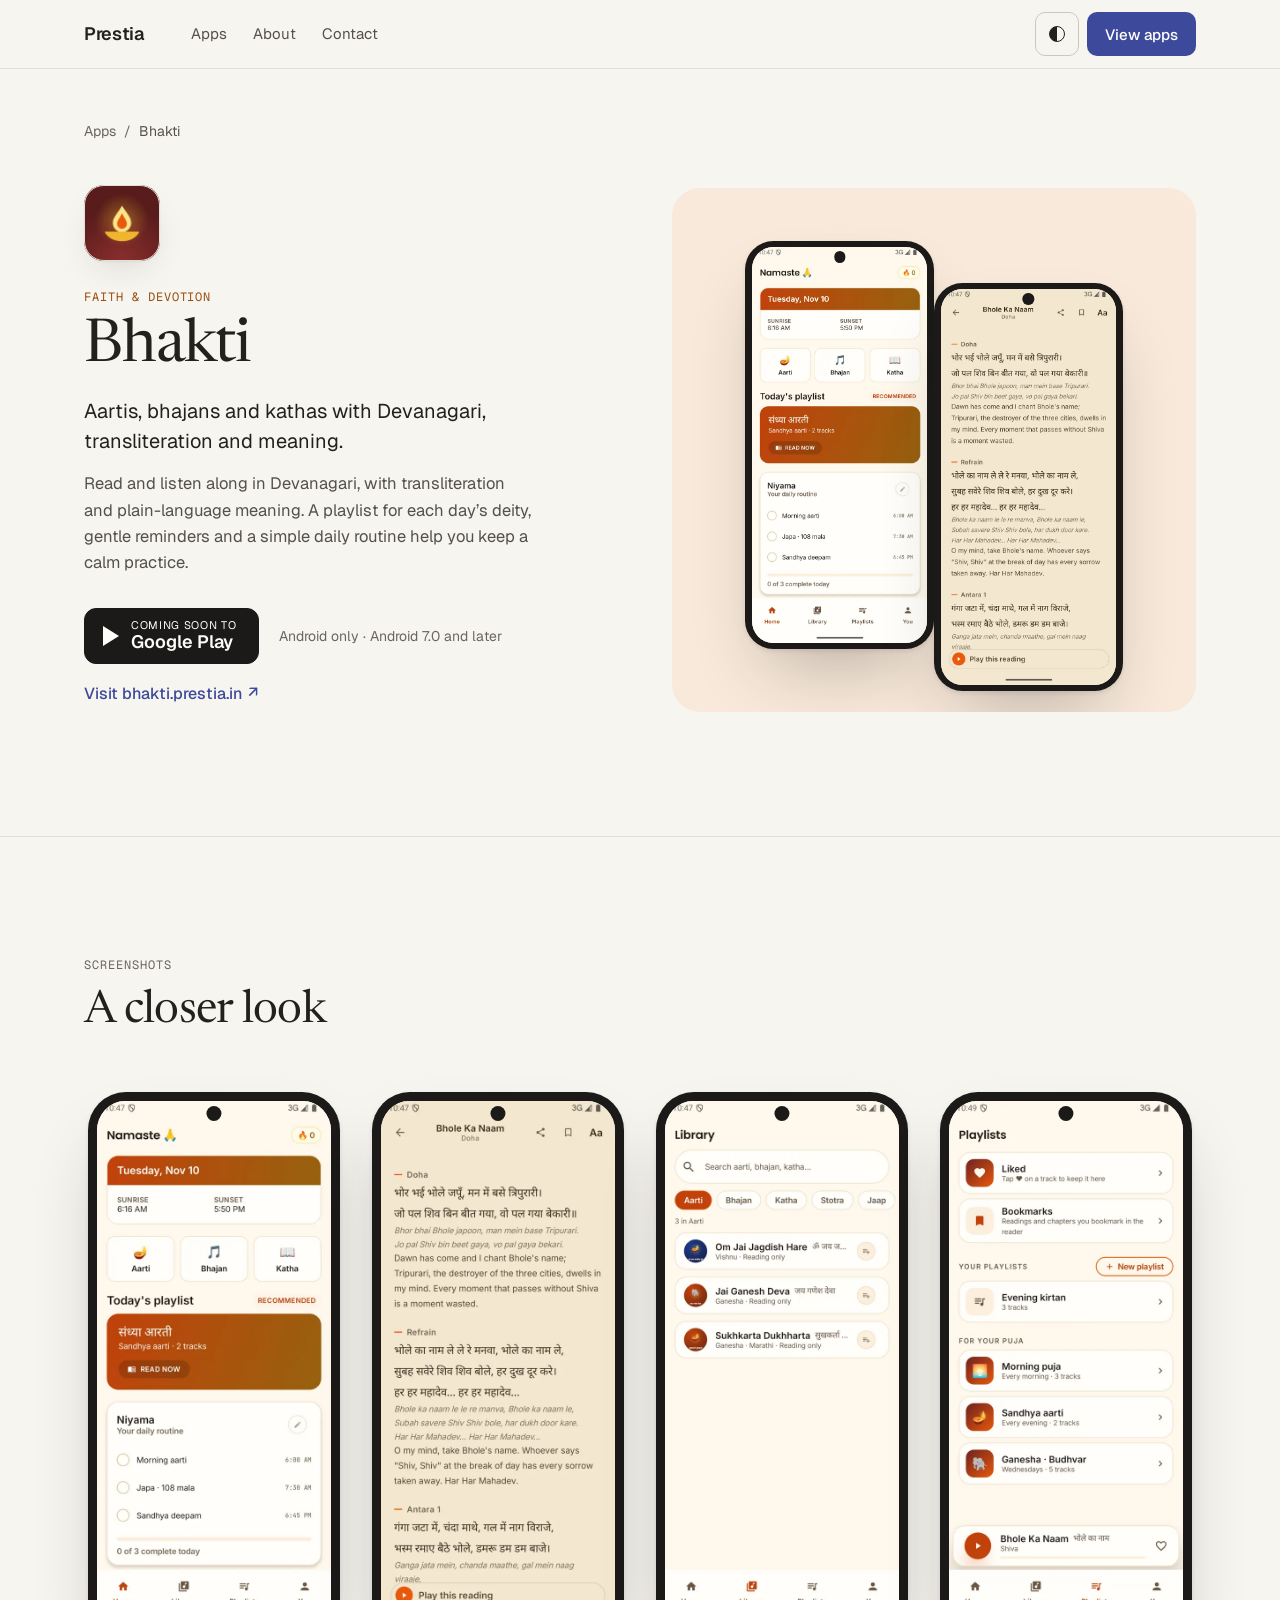
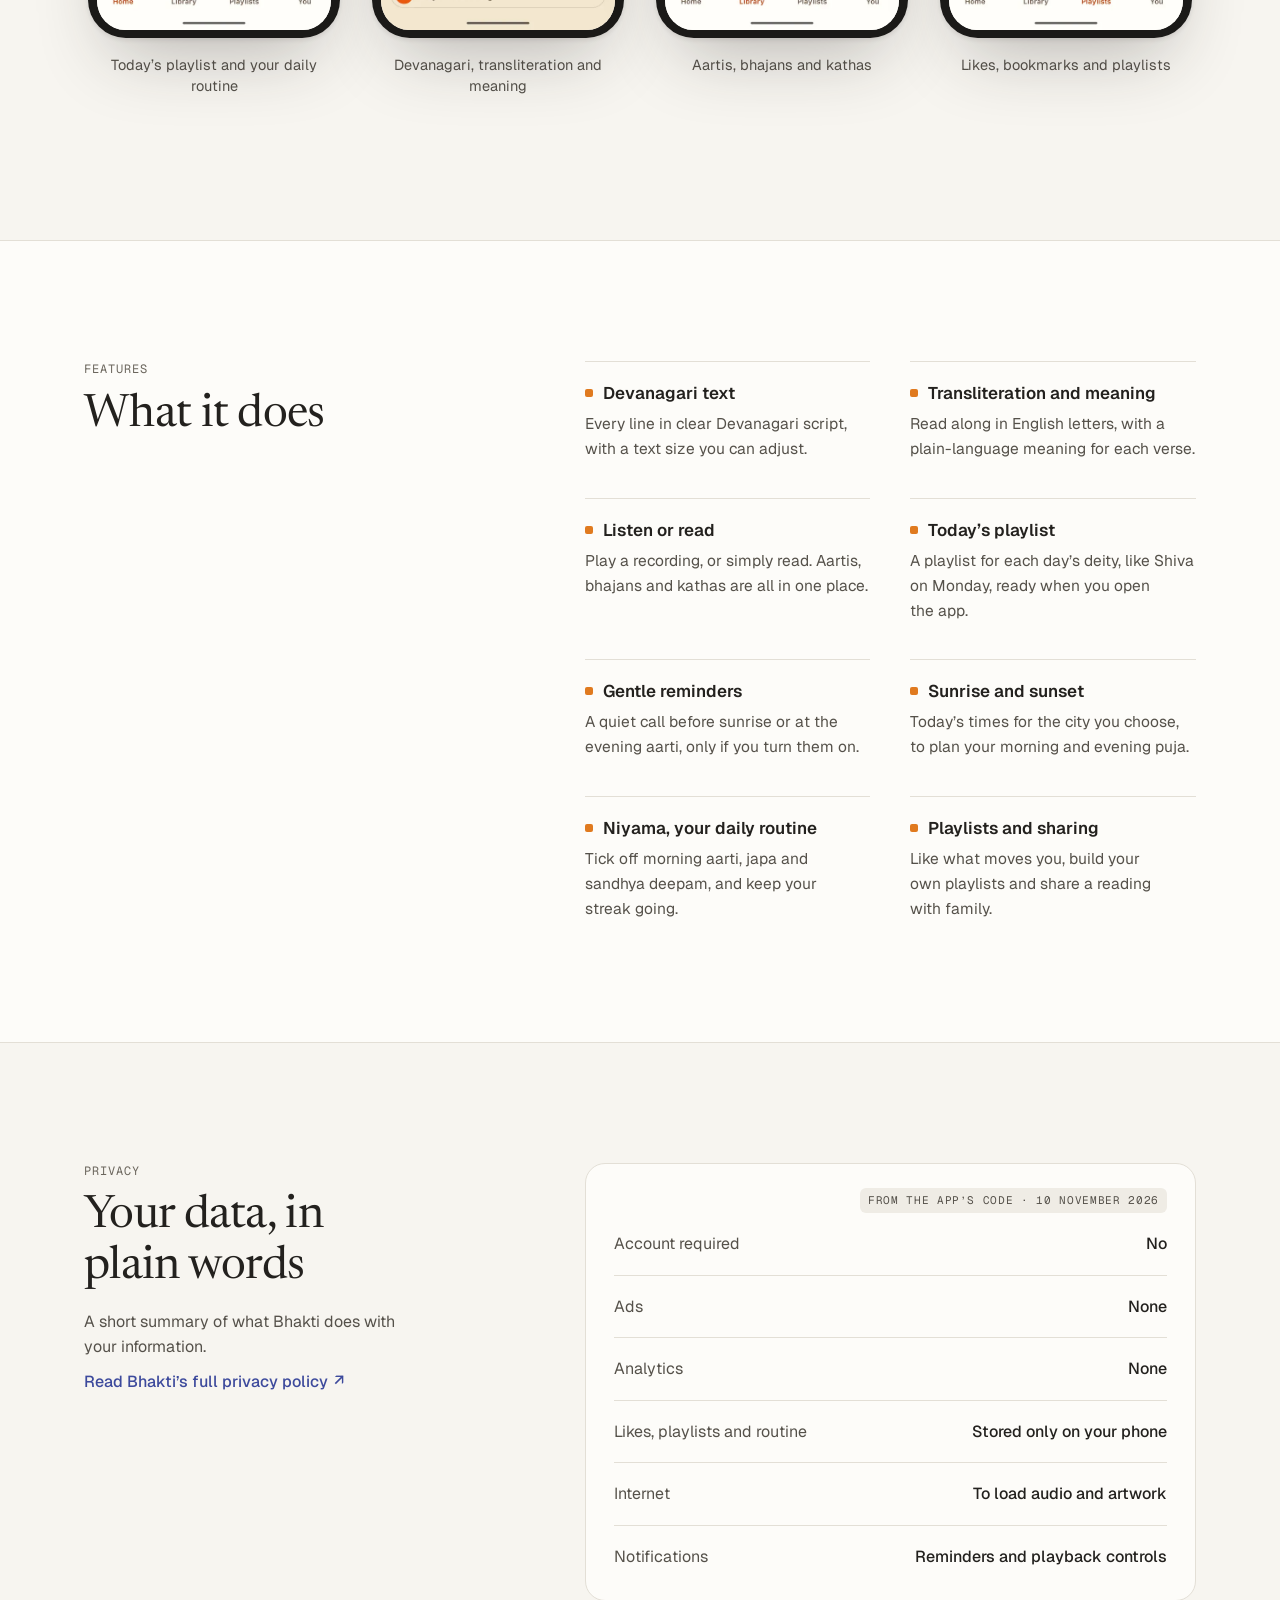
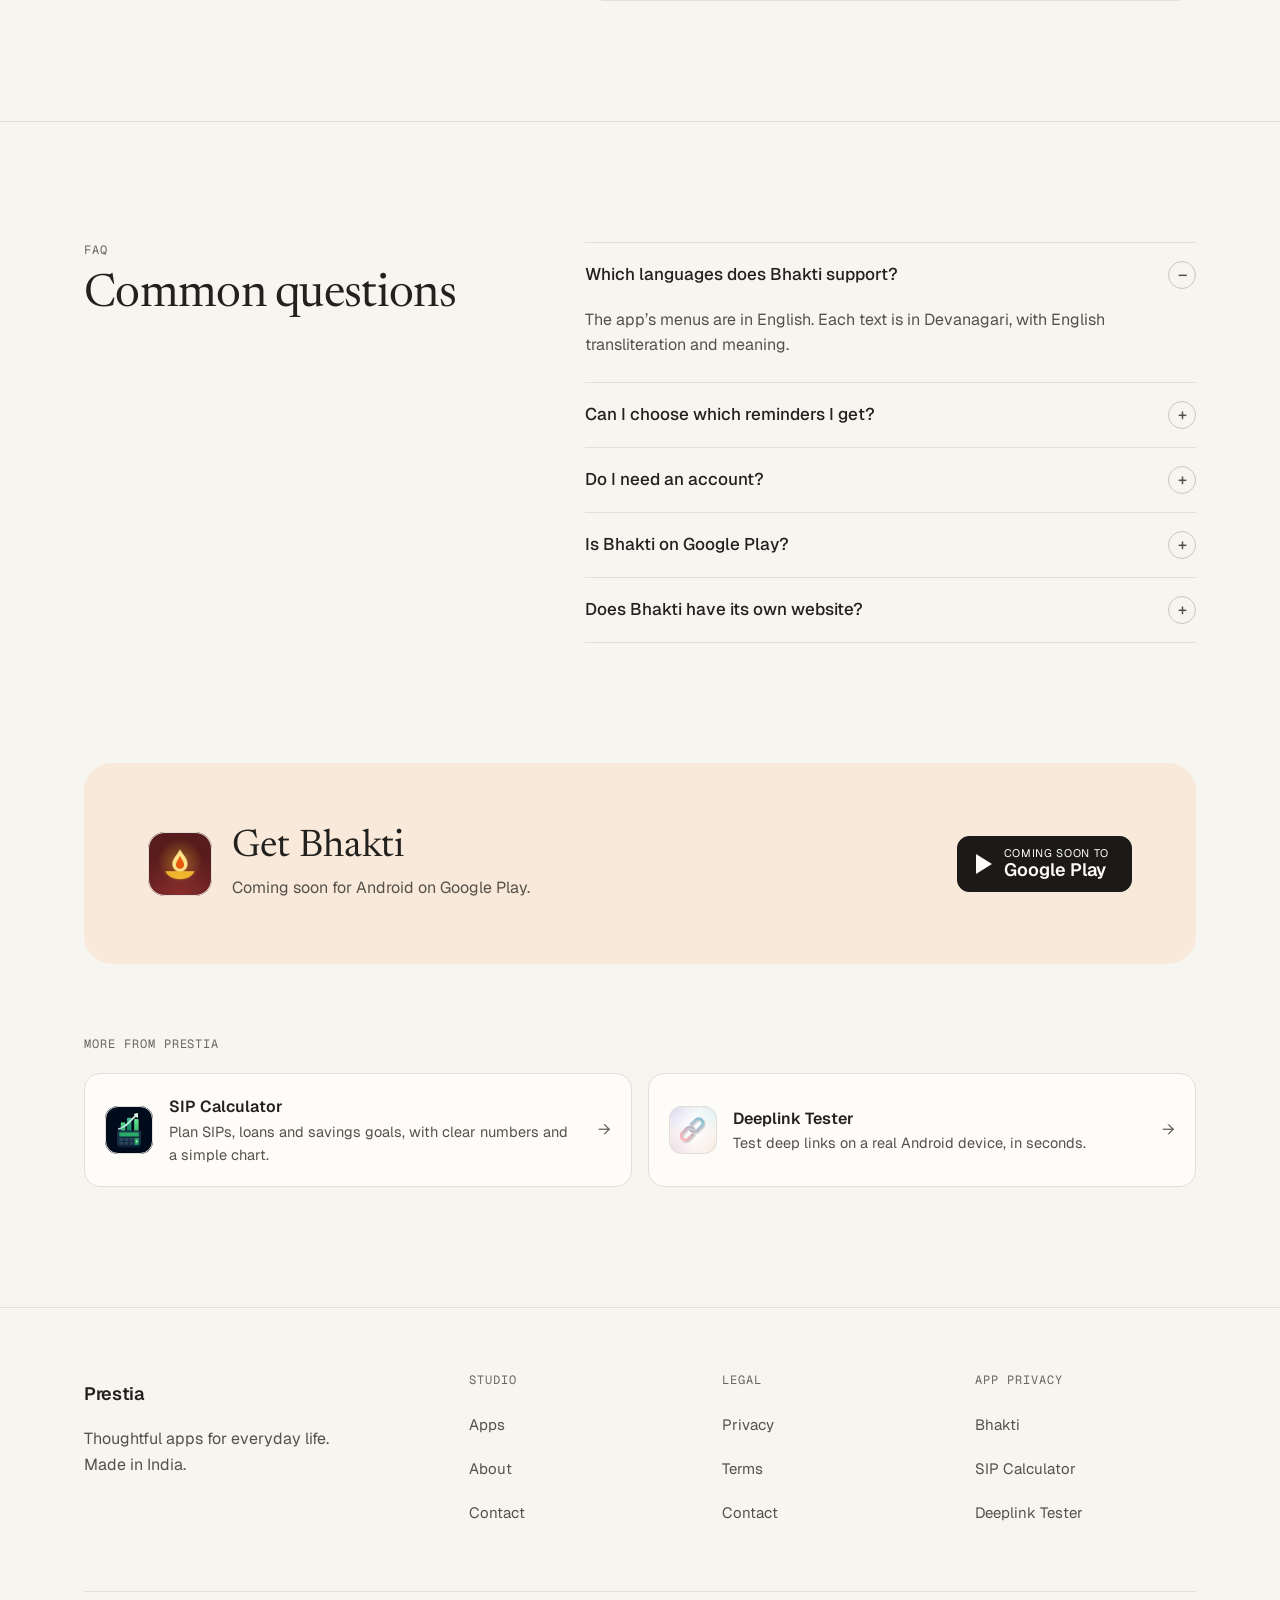
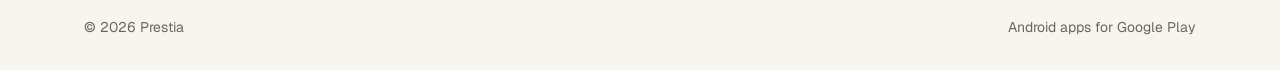
<file: apps/bhakti/index.html>
<!doctype html>
<html lang="en-IN">
<head>
<meta charset="utf-8">
<meta name="viewport" content="width=device-width, initial-scale=1">
<title>Bhakti · Prestia</title>
<meta name="description" content="Aartis, bhajans and kathas with Devanagari, transliteration and meaning.">
<meta property="og:title" content="Bhakti · Prestia">
<meta property="og:description" content="Aartis, bhajans and kathas with Devanagari, transliteration and meaning.">
<meta property="og:type" content="website">
<meta name="theme-color" content="#F7F5F0" media="(prefers-color-scheme: light)">
<meta name="theme-color" content="#161513" media="(prefers-color-scheme: dark)">
<script>(function(){var d=document.documentElement;d.className+=' js';try{var t=localStorage.getItem('prestia-theme');if(t==='light'||t==='dark')d.setAttribute('data-theme',t)}catch(e){}})();</script>
<link rel="icon" href="../../assets/favicon.svg" type="image/svg+xml">
<link rel="preconnect" href="https://fonts.googleapis.com">
<link rel="preconnect" href="https://fonts.gstatic.com" crossorigin>
<link rel="stylesheet" href="https://fonts.googleapis.com/css2?family=Geist:wght@400;500;600&amp;family=Geist+Mono:wght@400;500&amp;family=Newsreader:opsz,wght@6..72,400;6..72,500&amp;display=swap">
<link rel="stylesheet" href="../../assets/site.css">
<script src="../../assets/site.js" defer></script>
</head>
<body id="top">
<a class="skip" href="#main">Skip to content</a>
<header class="site-header">
  <div class="wrap header-row">
    <a class="wordmark" href="../../" aria-label="Prestia home">Prestia</a>
    <nav class="main-nav" aria-label="Main">
      <a href="../../#apps">Apps</a>
      <a href="../../#about">About</a>
      <a href="../../#contact">Contact</a>
    </nav>
    <div class="header-actions">
      <button type="button" class="icon-btn" data-theme-toggle aria-label="Switch to dark mode" title="Switch to dark mode"><span class="theme-glyph" aria-hidden="true"></span></button>
      <a class="btn btn-m btn-primary header-cta" href="../../#apps">View apps</a>
      <button type="button" class="menu-btn" data-menu-toggle aria-expanded="false" aria-controls="mobile-menu">Menu</button>
    </div>
  </div>
  <nav id="mobile-menu" class="mobile-nav" aria-label="Mobile" hidden>
    <a href="../../#apps">Apps</a>
    <a href="../../#about">About</a>
    <a href="../../#contact">Contact</a>
    <a class="btn btn-primary mobile-cta" href="../../#apps">View apps</a>
  </nav>
</header>
<main id="main" class="app-bhakti">
  <section class="app-hero">
    <div class="wrap">
      <nav class="crumbs" aria-label="Breadcrumb"><a href="../../#apps">Apps</a><span aria-hidden="true">/</span><span aria-current="page">Bhakti</span></nav>
      <div class="hero-grid app-hero-grid">
        <div class="hero-copy">
          <img class="app-icon-l" src="../../assets/img/icons/bhakti.webp" alt="" width="160" height="160">
          <div class="label cat-label">Faith & devotion</div>
          <h1 class="h1">Bhakti</h1>
          <p class="value-l">Aartis, bhajans and kathas with Devanagari, transliteration and meaning.</p>
          <p class="long">Read and listen along in Devanagari, with transliteration and plain-language meaning. A playlist for each day’s deity, gentle reminders and a simple daily routine help you keep a calm practice.</p>
          <div class="store-row"><a class="store-l" href="https://play.google.com/store/apps/details?id=org.ankitkumar.bhajan" aria-label="Coming soon to Google Play"><span class="tri" aria-hidden="true"></span><span class="store-text"><span class="s1">Coming soon to</span><span class="s2">Google Play</span></span></a><span class="meta">Android only · Android 7.0 and later</span></div>
          <div class="hero-links"><a class="text-link" href="https://bhakti.prestia.in">Visit bhakti.prestia.in <span aria-hidden="true">↗</span></a></div>
        </div>
        <div class="detail-art" role="img" aria-label="Bhakti screens"><div class="dp dp-a"><div class="phone " aria-hidden="true"><div class="screen"><img class="for-light" src="../../assets/img/bhakti/home-light.webp" alt="" width="540" height="1200" loading="eager" decoding="async"><img class="for-dark" src="../../assets/img/bhakti/home-dark.webp" alt="" width="540" height="1200" loading="lazy" decoding="async"></div><span class="cam"></span></div></div><div class="dp dp-b"><div class="phone " aria-hidden="true"><div class="screen"><img class="for-light" src="../../assets/img/bhakti/reader-light.webp" alt="" width="540" height="1200" loading="eager" decoding="async"><img class="for-dark" src="../../assets/img/bhakti/reader-dark.webp" alt="" width="540" height="1200" loading="lazy" decoding="async"></div><span class="cam"></span></div></div></div>
      </div>
    </div>
  </section>

  <section class="section" aria-labelledby="shots-title">
    <div class="wrap">
      <div class="label">Screenshots</div>
      <h2 class="h2" id="shots-title">A closer look</h2>
      <div class="shots" tabindex="0" role="region" aria-label="Screenshots, scroll sideways on small screens">
          <figure class="shot"><div class="phone " aria-hidden="true"><div class="screen"><img class="for-light" src="../../assets/img/bhakti/home-light.webp" alt="" width="540" height="1200" loading="lazy" decoding="async"><img class="for-dark" src="../../assets/img/bhakti/home-dark.webp" alt="" width="540" height="1200" loading="lazy" decoding="async"></div><span class="cam"></span></div><figcaption>Today’s playlist and your daily routine</figcaption></figure>
          <figure class="shot"><div class="phone " aria-hidden="true"><div class="screen"><img class="for-light" src="../../assets/img/bhakti/reader-light.webp" alt="" width="540" height="1200" loading="lazy" decoding="async"><img class="for-dark" src="../../assets/img/bhakti/reader-dark.webp" alt="" width="540" height="1200" loading="lazy" decoding="async"></div><span class="cam"></span></div><figcaption>Devanagari, transliteration and meaning</figcaption></figure>
          <figure class="shot"><div class="phone " aria-hidden="true"><div class="screen"><img class="for-light" src="../../assets/img/bhakti/library-light.webp" alt="" width="540" height="1200" loading="lazy" decoding="async"><img class="for-dark" src="../../assets/img/bhakti/library-dark.webp" alt="" width="540" height="1200" loading="lazy" decoding="async"></div><span class="cam"></span></div><figcaption>Aartis, bhajans and kathas</figcaption></figure>
          <figure class="shot"><div class="phone " aria-hidden="true"><div class="screen"><img class="for-light" src="../../assets/img/bhakti/playlists-light.webp" alt="" width="540" height="1200" loading="lazy" decoding="async"><img class="for-dark" src="../../assets/img/bhakti/playlists-dark.webp" alt="" width="540" height="1200" loading="lazy" decoding="async"></div><span class="cam"></span></div><figcaption>Likes, bookmarks and playlists</figcaption></figure>
      </div>
    </div>
  </section>

  <section class="section alt" aria-labelledby="features-title">
    <div class="wrap side-grid">
      <div>
        <div class="label">Features</div>
        <h2 class="h2" id="features-title">What it does</h2>
      </div>
      <div class="features">
        <div class="feature"><h3>Devanagari text</h3><p>Every line in clear Devanagari script, with a text size you can adjust.</p></div>
        <div class="feature"><h3>Transliteration and meaning</h3><p>Read along in English letters, with a plain-language meaning for each verse.</p></div>
        <div class="feature"><h3>Listen or read</h3><p>Play a recording, or simply read. Aartis, bhajans and kathas are all in one place.</p></div>
        <div class="feature"><h3>Today’s playlist</h3><p>A playlist for each day’s deity, like Shiva on Monday, ready when you open the app.</p></div>
        <div class="feature"><h3>Gentle reminders</h3><p>A quiet call before sunrise or at the evening aarti, only if you turn them on.</p></div>
        <div class="feature"><h3>Sunrise and sunset</h3><p>Today’s times for the city you choose, to plan your morning and evening puja.</p></div>
        <div class="feature"><h3>Niyama, your daily routine</h3><p>Tick off morning aarti, japa and sandhya deepam, and keep your streak going.</p></div>
        <div class="feature"><h3>Playlists and sharing</h3><p>Like what moves you, build your own playlists and share a reading with family.</p></div>
      </div>
    </div>
  </section>

  <section id="privacy-summary" class="section" aria-labelledby="privacy-title">
    <div class="wrap side-grid">
      <div>
        <div class="label">Privacy</div>
        <h2 class="h2" id="privacy-title">Your data, in plain words</h2>
        <p class="side-note">A short summary of what Bhakti does with your information.</p>
        <a class="text-link" href="https://bhakti.prestia.in/privacy">Read Bhakti’s full privacy policy <span aria-hidden="true">↗</span></a>
      </div>
      <div class="psum">
        <div class="psum-tag"><span class="tag">From the app’s code · 10 November 2026</span></div>
        <dl>
          <div class="prow"><dt>Account required</dt><dd>No</dd></div>
          <div class="prow"><dt>Ads</dt><dd>None</dd></div>
          <div class="prow"><dt>Analytics</dt><dd>None</dd></div>
          <div class="prow"><dt>Likes, playlists and routine</dt><dd>Stored only on your phone</dd></div>
          <div class="prow"><dt>Internet</dt><dd>To load audio and artwork</dd></div>
          <div class="prow"><dt>Notifications</dt><dd>Reminders and playback controls</dd></div>
        </dl>
      </div>
    </div>
  </section>

  <section class="section" aria-labelledby="faq-title">
    <div class="wrap side-grid">
      <div>
        <div class="label">FAQ</div>
        <h2 class="h2" id="faq-title">Common questions</h2>
      </div>
      <div class="faqs" data-accordion>
        <div class="faq open">
          <h3><button type="button" class="faq-q" aria-expanded="true" aria-controls="faq-0" id="faq-q-0"><span>Which languages does Bhakti support?</span><span class="faq-mark" aria-hidden="true">–</span></button></h3>
          <div class="faq-a" id="faq-0" role="region" aria-labelledby="faq-q-0"><p>The app’s menus are in English. Each text is in Devanagari, with English transliteration and meaning.</p></div>
        </div>
        <div class="faq">
          <h3><button type="button" class="faq-q" aria-expanded="false" aria-controls="faq-1" id="faq-q-1"><span>Can I choose which reminders I get?</span><span class="faq-mark" aria-hidden="true">+</span></button></h3>
          <div class="faq-a" id="faq-1" role="region" aria-labelledby="faq-q-1"><p>Yes. The sunrise and evening aarti reminders arrive only if you turn them on. A single evening nudge, sent only on days you have not practised yet, can be switched off in Settings.</p></div>
        </div>
        <div class="faq">
          <h3><button type="button" class="faq-q" aria-expanded="false" aria-controls="faq-2" id="faq-q-2"><span>Do I need an account?</span><span class="faq-mark" aria-hidden="true">+</span></button></h3>
          <div class="faq-a" id="faq-2" role="region" aria-labelledby="faq-q-2"><p>No. Bhakti works without signing in, and what you save stays on your phone.</p></div>
        </div>
        <div class="faq">
          <h3><button type="button" class="faq-q" aria-expanded="false" aria-controls="faq-3" id="faq-q-3"><span>Is Bhakti on Google Play?</span><span class="faq-mark" aria-hidden="true">+</span></button></h3>
          <div class="faq-a" id="faq-3" role="region" aria-labelledby="faq-q-3"><p>Not yet. It is coming soon to Google Play for Android.</p></div>
        </div>
        <div class="faq">
          <h3><button type="button" class="faq-q" aria-expanded="false" aria-controls="faq-4" id="faq-q-4"><span>Does Bhakti have its own website?</span><span class="faq-mark" aria-hidden="true">+</span></button></h3>
          <div class="faq-a" id="faq-4" role="region" aria-labelledby="faq-q-4"><p>Yes. Visit <a href="https://bhakti.prestia.in">bhakti.prestia.in</a> for more about the app.</p></div>
        </div>
      </div>
    </div>
  </section>

  <section class="cta-section" aria-labelledby="get-title">
    <div class="wrap">
      <div class="cta-band">
        <div class="cta-id"><img class="app-icon-m" src="../../assets/img/icons/bhakti.webp" alt="" width="160" height="160">
          <div><h2 class="cta-title" id="get-title">Get Bhakti</h2><p>Coming soon for Android on Google Play.</p></div>
        </div>
        <a class="store-l" href="https://play.google.com/store/apps/details?id=org.ankitkumar.bhajan" aria-label="Coming soon to Google Play"><span class="tri" aria-hidden="true"></span><span class="store-text"><span class="s1">Coming soon to</span><span class="s2">Google Play</span></span></a>
      </div>
      <h2 class="label more-label">More from Prestia</h2>
      <div class="others">
        <a class="other" href="../../apps/sip-calculator/"><img class="app-icon" src="../../assets/img/icons/sip-calculator.webp" alt="" width="160" height="160">
          <span class="other-text"><span class="other-name">SIP Calculator</span><span class="other-value">Plan SIPs, loans and savings goals, with clear numbers and a simple chart.</span></span>
          <span class="other-arrow" aria-hidden="true">→</span></a>
        <a class="other" href="../../apps/deeplink-tester/"><img class="app-icon" src="../../assets/img/icons/deeplink-tester.webp" alt="" width="160" height="160">
          <span class="other-text"><span class="other-name">Deeplink Tester</span><span class="other-value">Test deep links on a real Android device, in seconds.</span></span>
          <span class="other-arrow" aria-hidden="true">→</span></a>
      </div>
    </div>
  </section>
</main>
<footer class="site-footer">
  <div class="wrap">
    <div class="footer-grid">
      <div class="footer-brand">
        <a class="wordmark" href="../../">Prestia</a>
        <p>Thoughtful apps for everyday life. Made in India.</p>
      </div>
      <div>
        <h2 class="label">Studio</h2>
        <ul>
          <li><a href="../../#apps">Apps</a></li>
          <li><a href="../../#about">About</a></li>
          <li><a href="../../#contact">Contact</a></li>
        </ul>
      </div>
      <div>
        <h2 class="label">Legal</h2>
        <ul>
          <li><a href="../../privacy/">Privacy</a></li>
          <li><a href="../../terms/">Terms</a></li>
          <li><a href="../../#contact">Contact</a></li>
        </ul>
      </div>
      <div>
        <h2 class="label">App privacy</h2>
        <ul>
          <li><a href="../../apps/bhakti/#privacy-summary">Bhakti</a></li>
          <li><a href="../../apps/sip-calculator/#privacy-summary">SIP Calculator</a></li>
          <li><a href="../../apps/deeplink-tester/#privacy-summary">Deeplink Tester</a></li>
        </ul>
      </div>
    </div>
    <div class="footer-base">
      <span>© 2026 Prestia</span>
      <span>Android apps for Google Play</span>
    </div>
  </div>
</footer>
</body>
</html>
</file>
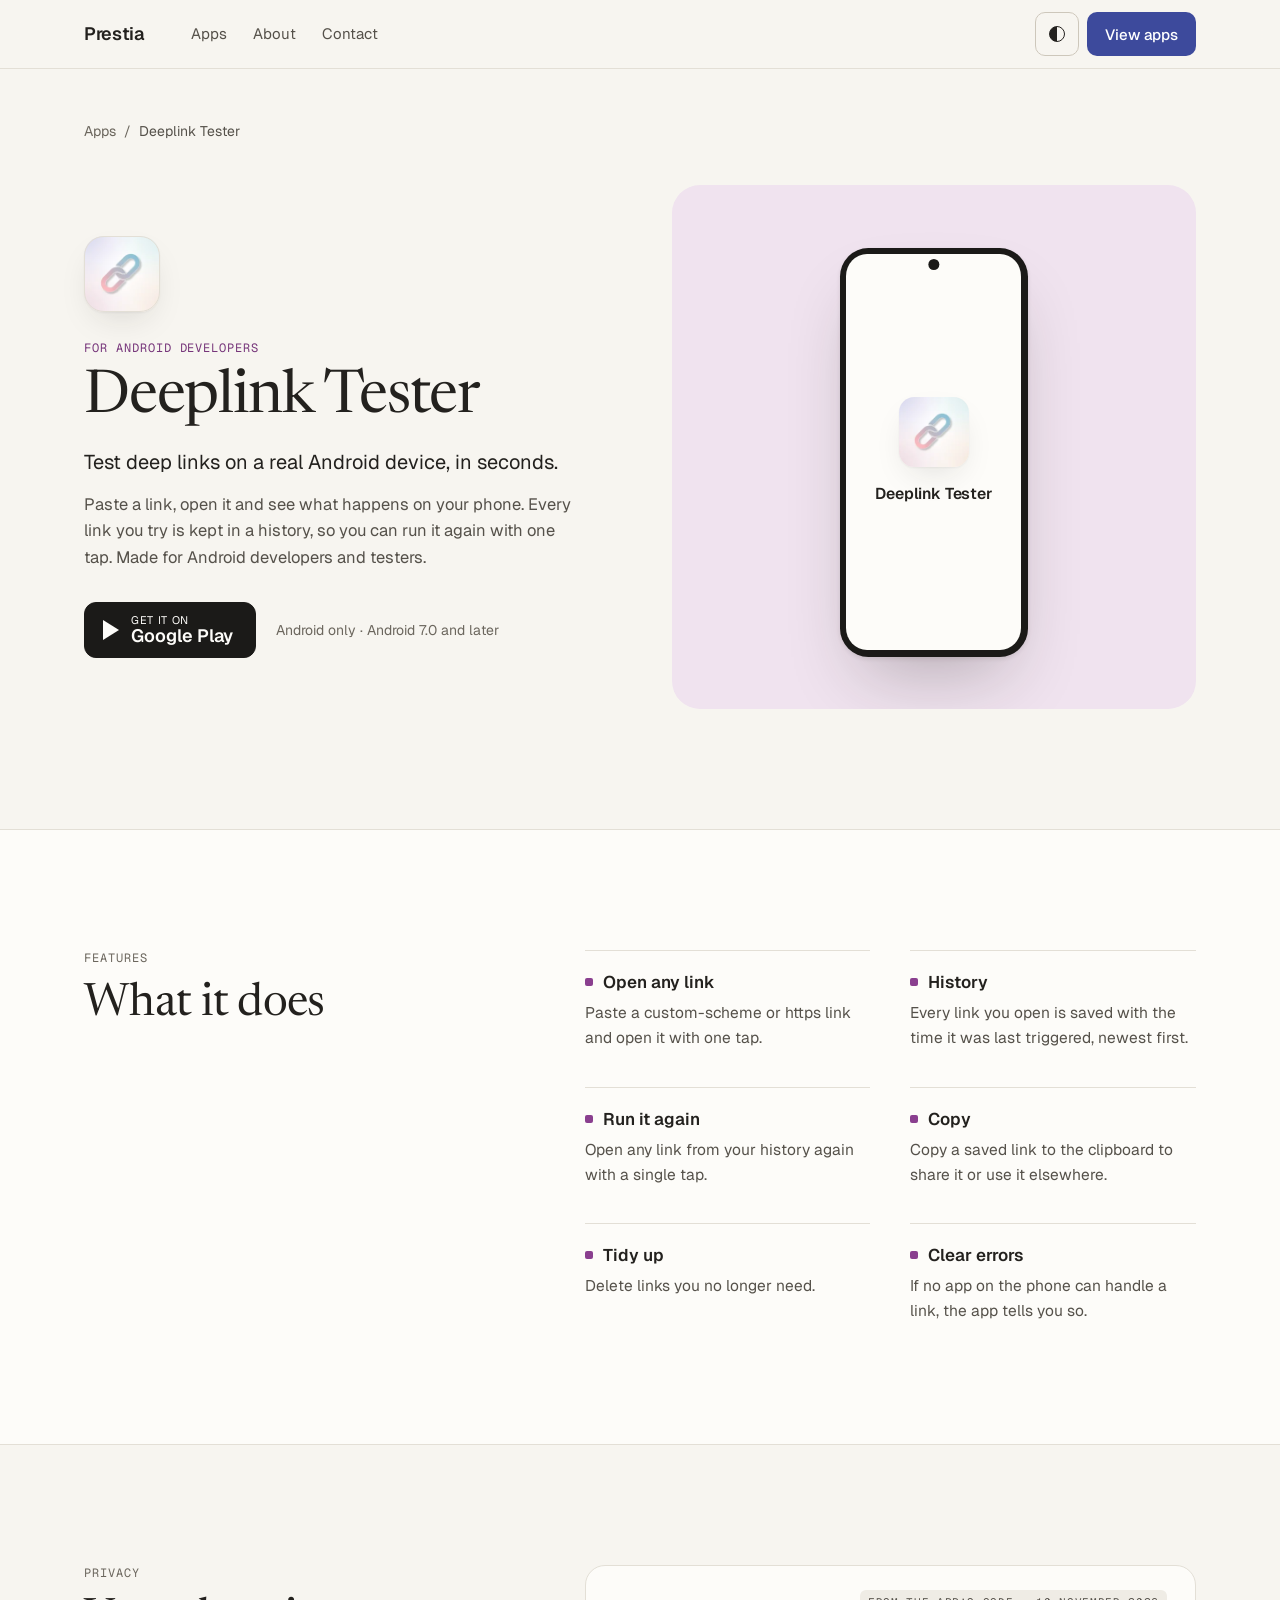
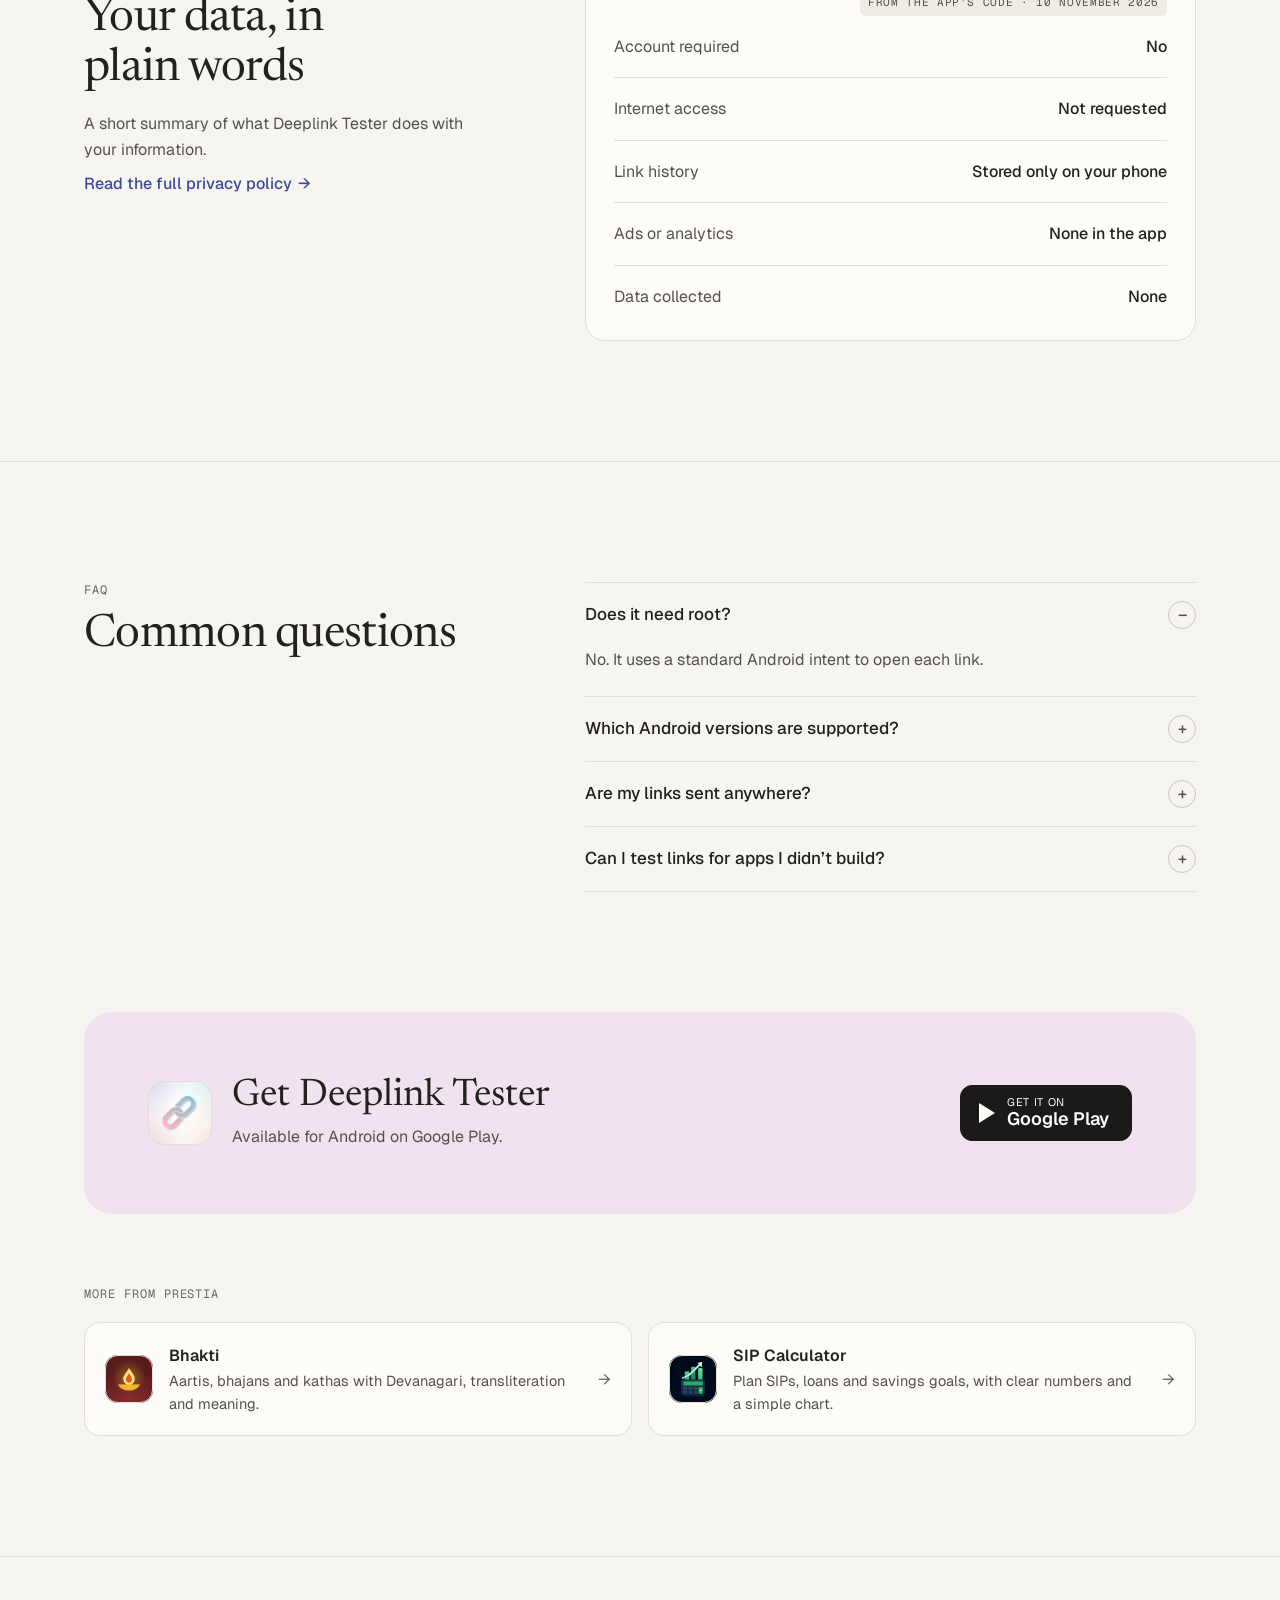
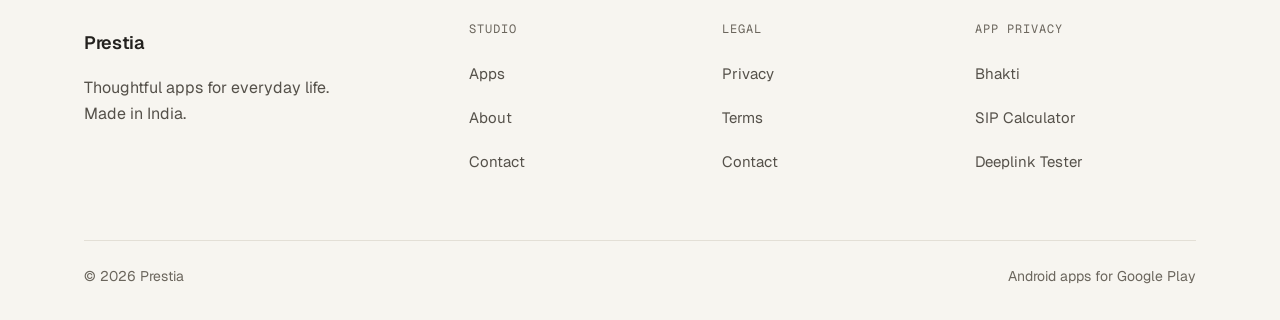
<file: apps/deeplink-tester/index.html>
<!doctype html>
<html lang="en-IN">
<head>
<meta charset="utf-8">
<meta name="viewport" content="width=device-width, initial-scale=1">
<title>Deeplink Tester · Prestia</title>
<meta name="description" content="Test deep links on a real Android device, in seconds.">
<meta property="og:title" content="Deeplink Tester · Prestia">
<meta property="og:description" content="Test deep links on a real Android device, in seconds.">
<meta property="og:type" content="website">
<meta name="theme-color" content="#F7F5F0" media="(prefers-color-scheme: light)">
<meta name="theme-color" content="#161513" media="(prefers-color-scheme: dark)">
<script>(function(){var d=document.documentElement;d.className+=' js';try{var t=localStorage.getItem('prestia-theme');if(t==='light'||t==='dark')d.setAttribute('data-theme',t)}catch(e){}})();</script>
<link rel="icon" href="../../assets/favicon.svg" type="image/svg+xml">
<link rel="preconnect" href="https://fonts.googleapis.com">
<link rel="preconnect" href="https://fonts.gstatic.com" crossorigin>
<link rel="stylesheet" href="https://fonts.googleapis.com/css2?family=Geist:wght@400;500;600&amp;family=Geist+Mono:wght@400;500&amp;family=Newsreader:opsz,wght@6..72,400;6..72,500&amp;display=swap">
<link rel="stylesheet" href="../../assets/site.css">
<script src="../../assets/site.js" defer></script>
</head>
<body id="top">
<a class="skip" href="#main">Skip to content</a>
<header class="site-header">
  <div class="wrap header-row">
    <a class="wordmark" href="../../" aria-label="Prestia home">Prestia</a>
    <nav class="main-nav" aria-label="Main">
      <a href="../../#apps">Apps</a>
      <a href="../../#about">About</a>
      <a href="../../#contact">Contact</a>
    </nav>
    <div class="header-actions">
      <button type="button" class="icon-btn" data-theme-toggle aria-label="Switch to dark mode" title="Switch to dark mode"><span class="theme-glyph" aria-hidden="true"></span></button>
      <a class="btn btn-m btn-primary header-cta" href="../../#apps">View apps</a>
      <button type="button" class="menu-btn" data-menu-toggle aria-expanded="false" aria-controls="mobile-menu">Menu</button>
    </div>
  </div>
  <nav id="mobile-menu" class="mobile-nav" aria-label="Mobile" hidden>
    <a href="../../#apps">Apps</a>
    <a href="../../#about">About</a>
    <a href="../../#contact">Contact</a>
    <a class="btn btn-primary mobile-cta" href="../../#apps">View apps</a>
  </nav>
</header>
<main id="main" class="app-deeplink">
  <section class="app-hero">
    <div class="wrap">
      <nav class="crumbs" aria-label="Breadcrumb"><a href="../../#apps">Apps</a><span aria-hidden="true">/</span><span aria-current="page">Deeplink Tester</span></nav>
      <div class="hero-grid app-hero-grid">
        <div class="hero-copy">
          <img class="app-icon-l" src="../../assets/img/icons/deeplink-tester.webp" alt="" width="160" height="160">
          <div class="label cat-label">For Android developers</div>
          <h1 class="h1">Deeplink Tester</h1>
          <p class="value-l">Test deep links on a real Android device, in seconds.</p>
          <p class="long">Paste a link, open it and see what happens on your phone. Every link you try is kept in a history, so you can run it again with one tap. Made for Android developers and testers.</p>
          <div class="store-row"><a class="store-l" href="https://play.google.com/store/apps/details?id=org.ankitkumar.deeplinktester" aria-label="Get it on Google Play"><span class="tri" aria-hidden="true"></span><span class="store-text"><span class="s1">Get it on</span><span class="s2">Google Play</span></span></a><span class="meta">Android only · Android 7.0 and later</span></div>
          
        </div>
        <div class="detail-art" role="img" aria-label="Deeplink Tester icon on a phone"><div class="dp dp-single"><div class="phone " aria-hidden="true"><div class="screen"><span class="ph-block"><img class="ph-icon" src="../../assets/img/icons/deeplink-tester.webp" alt="" width="160" height="160"><span class="ph-name">Deeplink Tester</span></span></div><span class="cam"></span></div></div></div>
      </div>
    </div>
  </section>

  <section class="section alt" aria-labelledby="features-title">
    <div class="wrap side-grid">
      <div>
        <div class="label">Features</div>
        <h2 class="h2" id="features-title">What it does</h2>
      </div>
      <div class="features">
        <div class="feature"><h3>Open any link</h3><p>Paste a custom-scheme or https link and open it with one tap.</p></div>
        <div class="feature"><h3>History</h3><p>Every link you open is saved with the time it was last triggered, newest first.</p></div>
        <div class="feature"><h3>Run it again</h3><p>Open any link from your history again with a single tap.</p></div>
        <div class="feature"><h3>Copy</h3><p>Copy a saved link to the clipboard to share it or use it elsewhere.</p></div>
        <div class="feature"><h3>Tidy up</h3><p>Delete links you no longer need.</p></div>
        <div class="feature"><h3>Clear errors</h3><p>If no app on the phone can handle a link, the app tells you so.</p></div>
      </div>
    </div>
  </section>

  <section id="privacy-summary" class="section" aria-labelledby="privacy-title">
    <div class="wrap side-grid">
      <div>
        <div class="label">Privacy</div>
        <h2 class="h2" id="privacy-title">Your data, in plain words</h2>
        <p class="side-note">A short summary of what Deeplink Tester does with your information.</p>
        <a class="text-link" href="../../privacy/#deeplink-tester">Read the full privacy policy <span aria-hidden="true">→</span></a>
      </div>
      <div class="psum">
        <div class="psum-tag"><span class="tag">From the app’s code · 10 November 2026</span></div>
        <dl>
          <div class="prow"><dt>Account required</dt><dd>No</dd></div>
          <div class="prow"><dt>Internet access</dt><dd>Not requested</dd></div>
          <div class="prow"><dt>Link history</dt><dd>Stored only on your phone</dd></div>
          <div class="prow"><dt>Ads or analytics</dt><dd>None in the app</dd></div>
          <div class="prow"><dt>Data collected</dt><dd>None</dd></div>
        </dl>
      </div>
    </div>
  </section>

  <section class="section" aria-labelledby="faq-title">
    <div class="wrap side-grid">
      <div>
        <div class="label">FAQ</div>
        <h2 class="h2" id="faq-title">Common questions</h2>
      </div>
      <div class="faqs" data-accordion>
        <div class="faq open">
          <h3><button type="button" class="faq-q" aria-expanded="true" aria-controls="faq-0" id="faq-q-0"><span>Does it need root?</span><span class="faq-mark" aria-hidden="true">–</span></button></h3>
          <div class="faq-a" id="faq-0" role="region" aria-labelledby="faq-q-0"><p>No. It uses a standard Android intent to open each link.</p></div>
        </div>
        <div class="faq">
          <h3><button type="button" class="faq-q" aria-expanded="false" aria-controls="faq-1" id="faq-q-1"><span>Which Android versions are supported?</span><span class="faq-mark" aria-hidden="true">+</span></button></h3>
          <div class="faq-a" id="faq-1" role="region" aria-labelledby="faq-q-1"><p>Android 7.0 and later.</p></div>
        </div>
        <div class="faq">
          <h3><button type="button" class="faq-q" aria-expanded="false" aria-controls="faq-2" id="faq-q-2"><span>Are my links sent anywhere?</span><span class="faq-mark" aria-hidden="true">+</span></button></h3>
          <div class="faq-a" id="faq-2" role="region" aria-labelledby="faq-q-2"><p>No. The app does not request internet access. Your links and their history stay on your device.</p></div>
        </div>
        <div class="faq">
          <h3><button type="button" class="faq-q" aria-expanded="false" aria-controls="faq-3" id="faq-q-3"><span>Can I test links for apps I didn’t build?</span><span class="faq-mark" aria-hidden="true">+</span></button></h3>
          <div class="faq-a" id="faq-3" role="region" aria-labelledby="faq-q-3"><p>Yes. It opens a link the same way a tap would.</p></div>
        </div>
      </div>
    </div>
  </section>

  <section class="cta-section" aria-labelledby="get-title">
    <div class="wrap">
      <div class="cta-band">
        <div class="cta-id"><img class="app-icon-m" src="../../assets/img/icons/deeplink-tester.webp" alt="" width="160" height="160">
          <div><h2 class="cta-title" id="get-title">Get Deeplink Tester</h2><p>Available for Android on Google Play.</p></div>
        </div>
        <a class="store-l" href="https://play.google.com/store/apps/details?id=org.ankitkumar.deeplinktester" aria-label="Get it on Google Play"><span class="tri" aria-hidden="true"></span><span class="store-text"><span class="s1">Get it on</span><span class="s2">Google Play</span></span></a>
      </div>
      <h2 class="label more-label">More from Prestia</h2>
      <div class="others">
        <a class="other" href="../../apps/bhakti/"><img class="app-icon" src="../../assets/img/icons/bhakti.webp" alt="" width="160" height="160">
          <span class="other-text"><span class="other-name">Bhakti</span><span class="other-value">Aartis, bhajans and kathas with Devanagari, transliteration and meaning.</span></span>
          <span class="other-arrow" aria-hidden="true">→</span></a>
        <a class="other" href="../../apps/sip-calculator/"><img class="app-icon" src="../../assets/img/icons/sip-calculator.webp" alt="" width="160" height="160">
          <span class="other-text"><span class="other-name">SIP Calculator</span><span class="other-value">Plan SIPs, loans and savings goals, with clear numbers and a simple chart.</span></span>
          <span class="other-arrow" aria-hidden="true">→</span></a>
      </div>
    </div>
  </section>
</main>
<footer class="site-footer">
  <div class="wrap">
    <div class="footer-grid">
      <div class="footer-brand">
        <a class="wordmark" href="../../">Prestia</a>
        <p>Thoughtful apps for everyday life. Made in India.</p>
      </div>
      <div>
        <h2 class="label">Studio</h2>
        <ul>
          <li><a href="../../#apps">Apps</a></li>
          <li><a href="../../#about">About</a></li>
          <li><a href="../../#contact">Contact</a></li>
        </ul>
      </div>
      <div>
        <h2 class="label">Legal</h2>
        <ul>
          <li><a href="../../privacy/">Privacy</a></li>
          <li><a href="../../terms/">Terms</a></li>
          <li><a href="../../#contact">Contact</a></li>
        </ul>
      </div>
      <div>
        <h2 class="label">App privacy</h2>
        <ul>
          <li><a href="../../apps/bhakti/#privacy-summary">Bhakti</a></li>
          <li><a href="../../apps/sip-calculator/#privacy-summary">SIP Calculator</a></li>
          <li><a href="../../apps/deeplink-tester/#privacy-summary">Deeplink Tester</a></li>
        </ul>
      </div>
    </div>
    <div class="footer-base">
      <span>© 2026 Prestia</span>
      <span>Android apps for Google Play</span>
    </div>
  </div>
</footer>
</body>
</html>
</file>
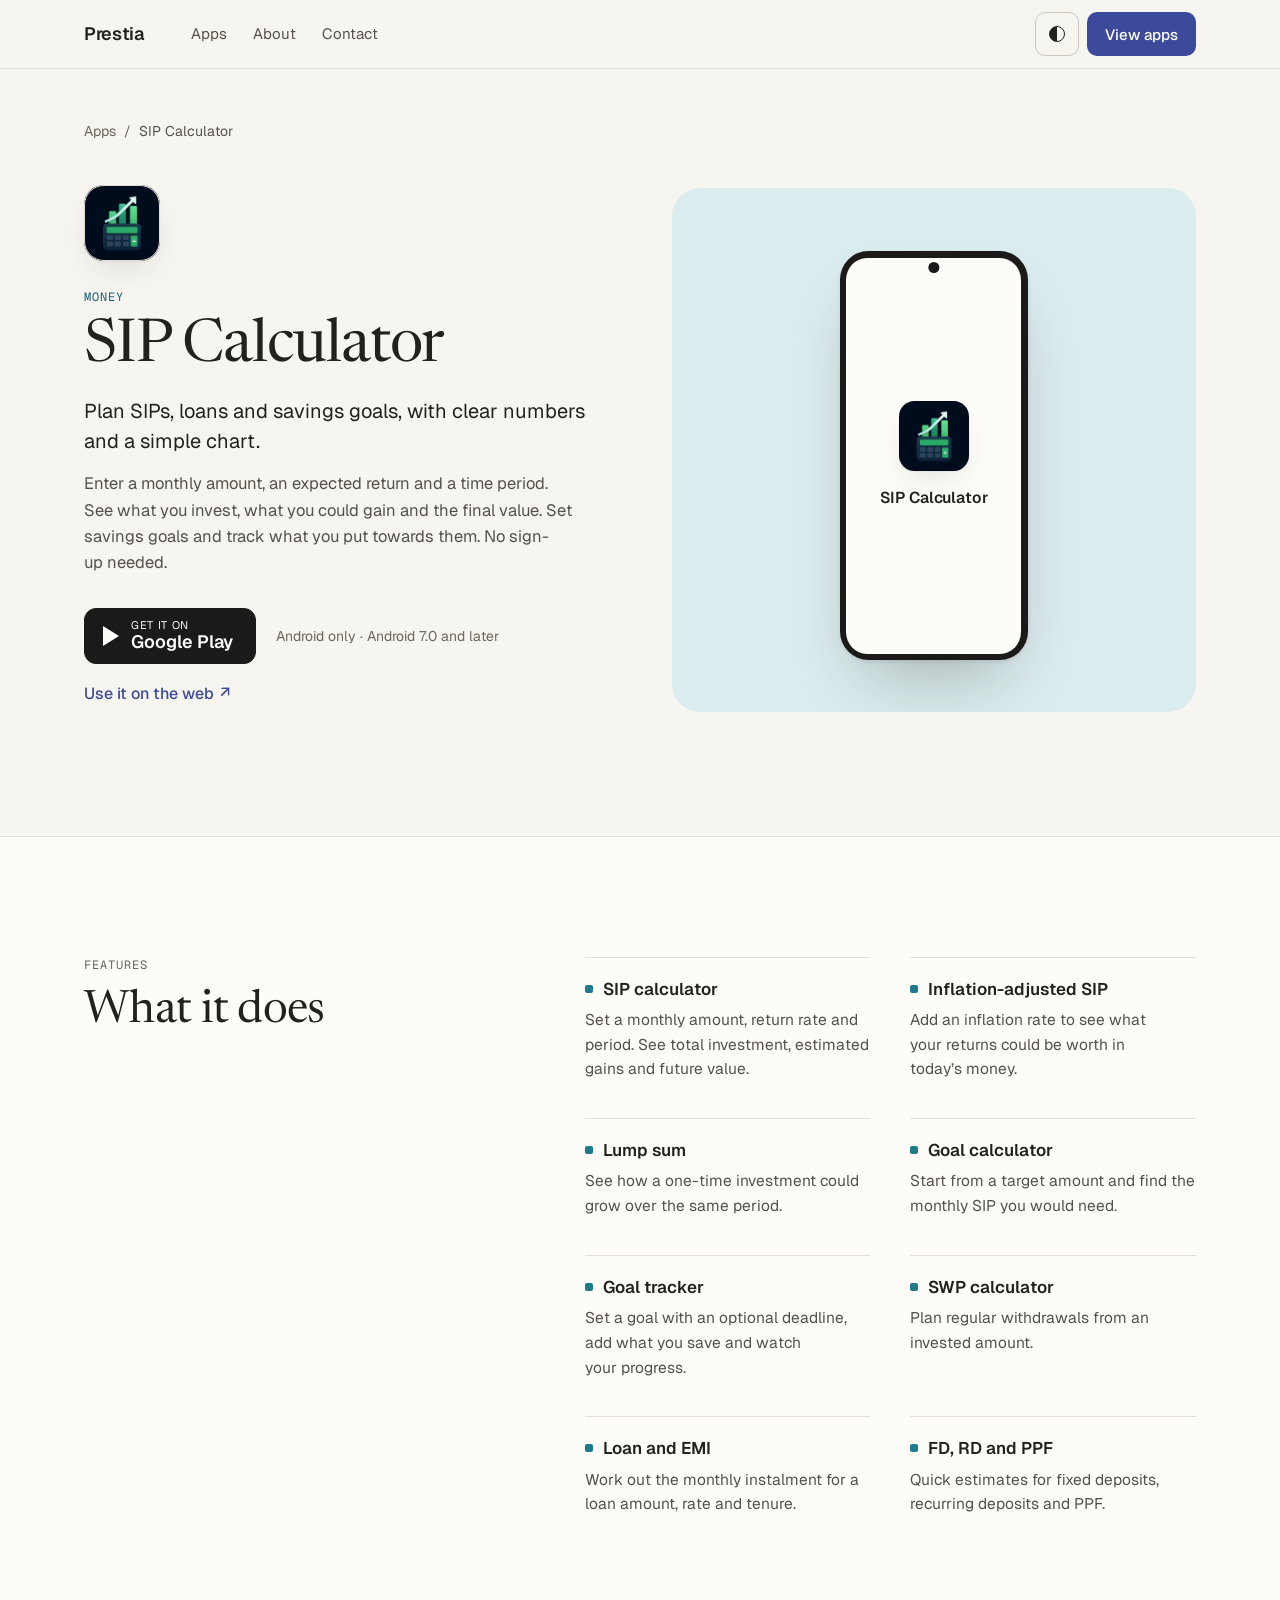
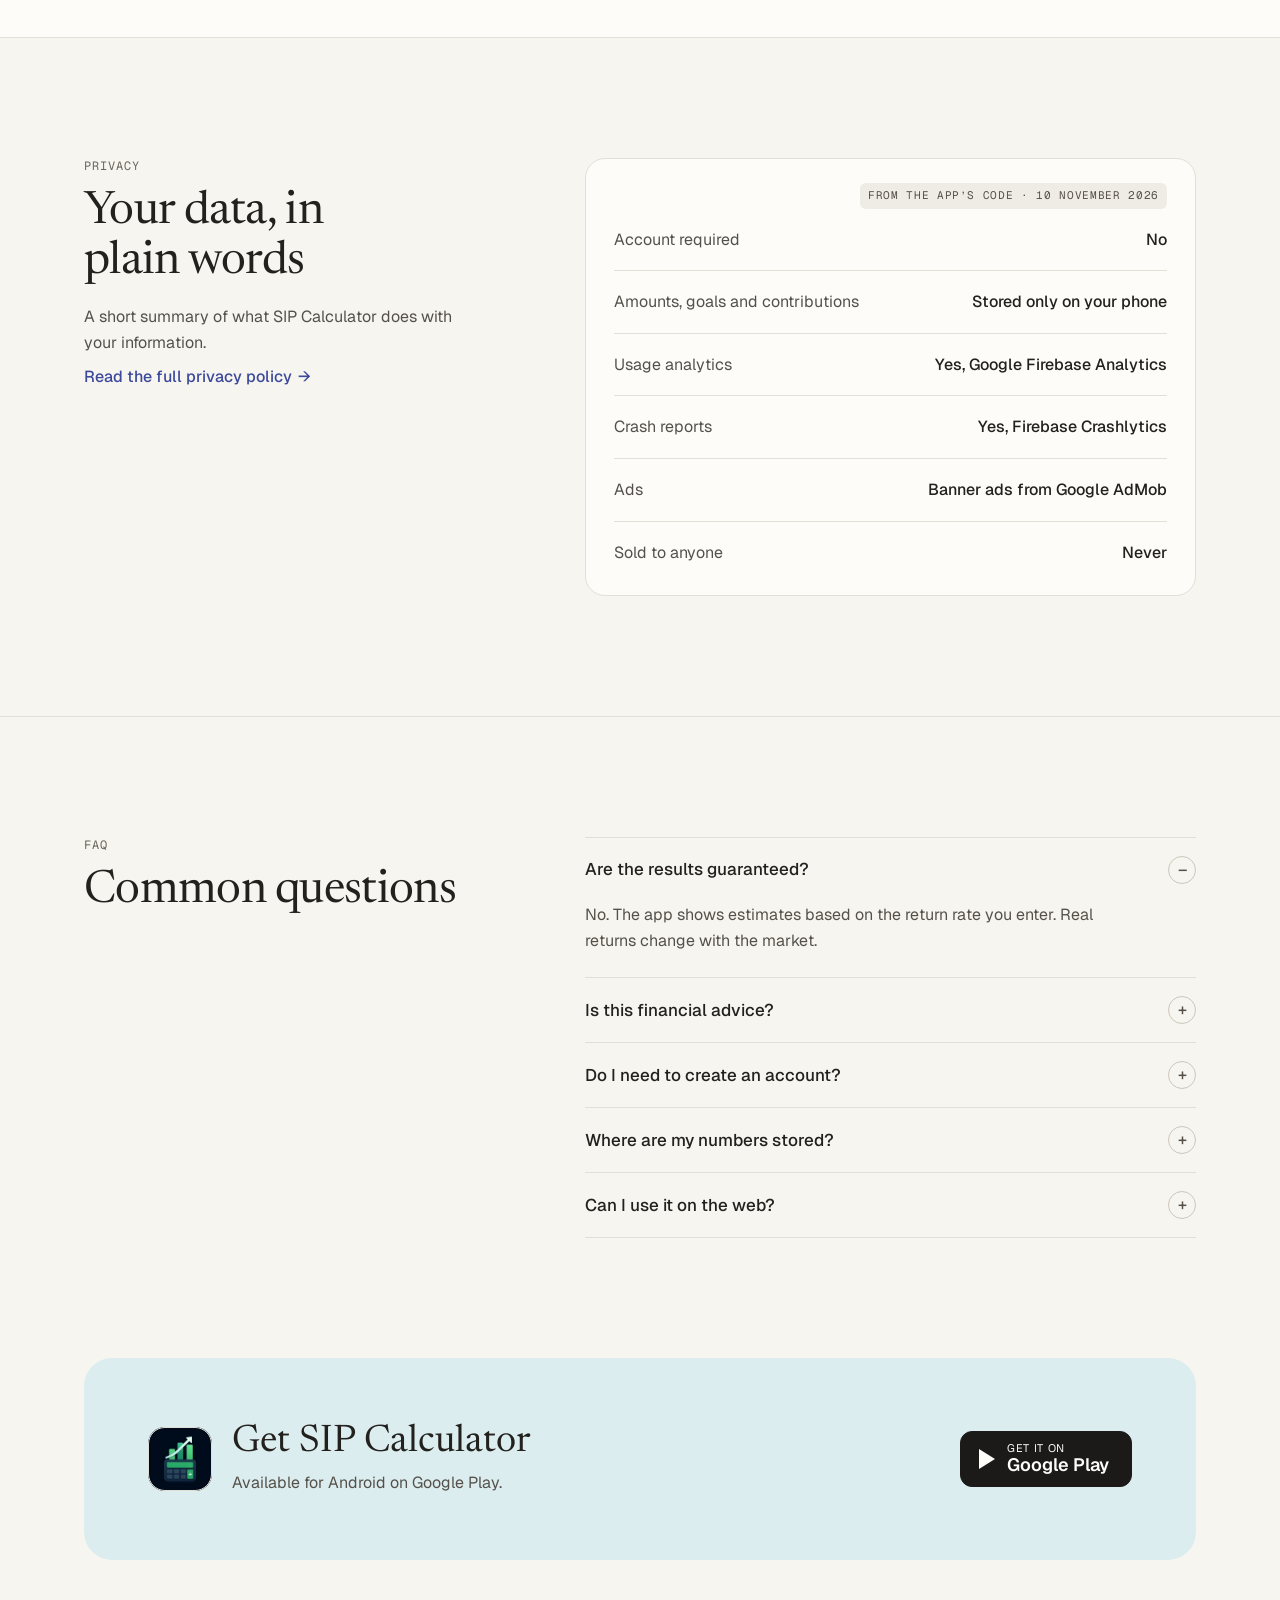
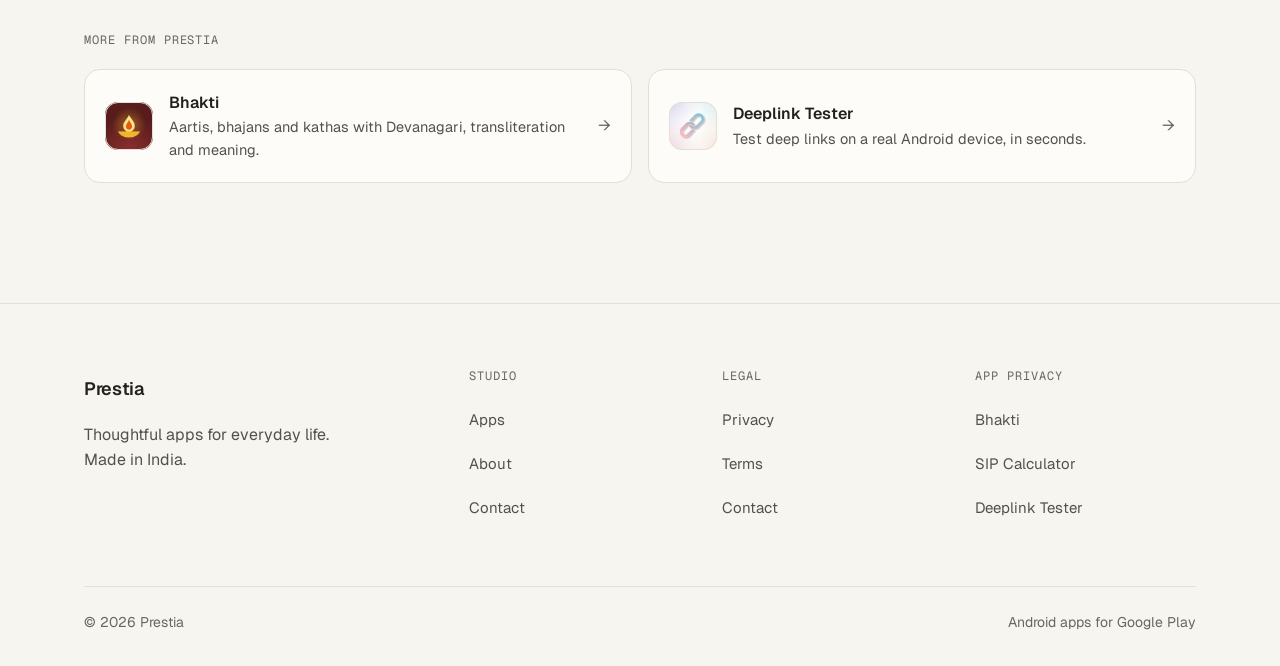
<file: apps/sip-calculator/index.html>
<!doctype html>
<html lang="en-IN">
<head>
<meta charset="utf-8">
<meta name="viewport" content="width=device-width, initial-scale=1">
<title>SIP Calculator · Prestia</title>
<meta name="description" content="Plan SIPs, loans and savings goals, with clear numbers and a simple chart.">
<meta property="og:title" content="SIP Calculator · Prestia">
<meta property="og:description" content="Plan SIPs, loans and savings goals, with clear numbers and a simple chart.">
<meta property="og:type" content="website">
<meta name="theme-color" content="#F7F5F0" media="(prefers-color-scheme: light)">
<meta name="theme-color" content="#161513" media="(prefers-color-scheme: dark)">
<script>(function(){var d=document.documentElement;d.className+=' js';try{var t=localStorage.getItem('prestia-theme');if(t==='light'||t==='dark')d.setAttribute('data-theme',t)}catch(e){}})();</script>
<link rel="icon" href="../../assets/favicon.svg" type="image/svg+xml">
<link rel="preconnect" href="https://fonts.googleapis.com">
<link rel="preconnect" href="https://fonts.gstatic.com" crossorigin>
<link rel="stylesheet" href="https://fonts.googleapis.com/css2?family=Geist:wght@400;500;600&amp;family=Geist+Mono:wght@400;500&amp;family=Newsreader:opsz,wght@6..72,400;6..72,500&amp;display=swap">
<link rel="stylesheet" href="../../assets/site.css">
<script src="../../assets/site.js" defer></script>
</head>
<body id="top">
<a class="skip" href="#main">Skip to content</a>
<header class="site-header">
  <div class="wrap header-row">
    <a class="wordmark" href="../../" aria-label="Prestia home">Prestia</a>
    <nav class="main-nav" aria-label="Main">
      <a href="../../#apps">Apps</a>
      <a href="../../#about">About</a>
      <a href="../../#contact">Contact</a>
    </nav>
    <div class="header-actions">
      <button type="button" class="icon-btn" data-theme-toggle aria-label="Switch to dark mode" title="Switch to dark mode"><span class="theme-glyph" aria-hidden="true"></span></button>
      <a class="btn btn-m btn-primary header-cta" href="../../#apps">View apps</a>
      <button type="button" class="menu-btn" data-menu-toggle aria-expanded="false" aria-controls="mobile-menu">Menu</button>
    </div>
  </div>
  <nav id="mobile-menu" class="mobile-nav" aria-label="Mobile" hidden>
    <a href="../../#apps">Apps</a>
    <a href="../../#about">About</a>
    <a href="../../#contact">Contact</a>
    <a class="btn btn-primary mobile-cta" href="../../#apps">View apps</a>
  </nav>
</header>
<main id="main" class="app-sip">
  <section class="app-hero">
    <div class="wrap">
      <nav class="crumbs" aria-label="Breadcrumb"><a href="../../#apps">Apps</a><span aria-hidden="true">/</span><span aria-current="page">SIP Calculator</span></nav>
      <div class="hero-grid app-hero-grid">
        <div class="hero-copy">
          <img class="app-icon-l" src="../../assets/img/icons/sip-calculator.webp" alt="" width="160" height="160">
          <div class="label cat-label">Money</div>
          <h1 class="h1">SIP Calculator</h1>
          <p class="value-l">Plan SIPs, loans and savings goals, with clear numbers and a simple chart.</p>
          <p class="long">Enter a monthly amount, an expected return and a time period. See what you invest, what you could gain and the final value. Set savings goals and track what you put towards them. No sign-up needed.</p>
          <div class="store-row"><a class="store-l" href="https://play.google.com/store/apps/details?id=org.ankitkumar.sipcalculatorapp" aria-label="Get it on Google Play"><span class="tri" aria-hidden="true"></span><span class="store-text"><span class="s1">Get it on</span><span class="s2">Google Play</span></span></a><span class="meta">Android only · Android 7.0 and later</span></div>
          <div class="hero-links"><a class="text-link" href="https://sip.prestia.in">Use it on the web <span aria-hidden="true">↗</span></a></div>
        </div>
        <div class="detail-art" role="img" aria-label="SIP Calculator icon on a phone"><div class="dp dp-single"><div class="phone " aria-hidden="true"><div class="screen"><span class="ph-block"><img class="ph-icon" src="../../assets/img/icons/sip-calculator.webp" alt="" width="160" height="160"><span class="ph-name">SIP Calculator</span></span></div><span class="cam"></span></div></div></div>
      </div>
    </div>
  </section>

  <section class="section alt" aria-labelledby="features-title">
    <div class="wrap side-grid">
      <div>
        <div class="label">Features</div>
        <h2 class="h2" id="features-title">What it does</h2>
      </div>
      <div class="features">
        <div class="feature"><h3>SIP calculator</h3><p>Set a monthly amount, return rate and period. See total investment, estimated gains and future value.</p></div>
        <div class="feature"><h3>Inflation-adjusted SIP</h3><p>Add an inflation rate to see what your returns could be worth in today’s money.</p></div>
        <div class="feature"><h3>Lump sum</h3><p>See how a one-time investment could grow over the same period.</p></div>
        <div class="feature"><h3>Goal calculator</h3><p>Start from a target amount and find the monthly SIP you would need.</p></div>
        <div class="feature"><h3>Goal tracker</h3><p>Set a goal with an optional deadline, add what you save and watch your progress.</p></div>
        <div class="feature"><h3>SWP calculator</h3><p>Plan regular withdrawals from an invested amount.</p></div>
        <div class="feature"><h3>Loan and EMI</h3><p>Work out the monthly instalment for a loan amount, rate and tenure.</p></div>
        <div class="feature"><h3>FD, RD and PPF</h3><p>Quick estimates for fixed deposits, recurring deposits and PPF.</p></div>
      </div>
    </div>
  </section>

  <section id="privacy-summary" class="section" aria-labelledby="privacy-title">
    <div class="wrap side-grid">
      <div>
        <div class="label">Privacy</div>
        <h2 class="h2" id="privacy-title">Your data, in plain words</h2>
        <p class="side-note">A short summary of what SIP Calculator does with your information.</p>
        <a class="text-link" href="../../privacy/#sip-calculator">Read the full privacy policy <span aria-hidden="true">→</span></a>
      </div>
      <div class="psum">
        <div class="psum-tag"><span class="tag">From the app’s code · 10 November 2026</span></div>
        <dl>
          <div class="prow"><dt>Account required</dt><dd>No</dd></div>
          <div class="prow"><dt>Amounts, goals and contributions</dt><dd>Stored only on your phone</dd></div>
          <div class="prow"><dt>Usage analytics</dt><dd>Yes, Google Firebase Analytics</dd></div>
          <div class="prow"><dt>Crash reports</dt><dd>Yes, Firebase Crashlytics</dd></div>
          <div class="prow"><dt>Ads</dt><dd>Banner ads from Google AdMob</dd></div>
          <div class="prow"><dt>Sold to anyone</dt><dd>Never</dd></div>
        </dl>
      </div>
    </div>
  </section>

  <section class="section" aria-labelledby="faq-title">
    <div class="wrap side-grid">
      <div>
        <div class="label">FAQ</div>
        <h2 class="h2" id="faq-title">Common questions</h2>
      </div>
      <div class="faqs" data-accordion>
        <div class="faq open">
          <h3><button type="button" class="faq-q" aria-expanded="true" aria-controls="faq-0" id="faq-q-0"><span>Are the results guaranteed?</span><span class="faq-mark" aria-hidden="true">–</span></button></h3>
          <div class="faq-a" id="faq-0" role="region" aria-labelledby="faq-q-0"><p>No. The app shows estimates based on the return rate you enter. Real returns change with the market.</p></div>
        </div>
        <div class="faq">
          <h3><button type="button" class="faq-q" aria-expanded="false" aria-controls="faq-1" id="faq-q-1"><span>Is this financial advice?</span><span class="faq-mark" aria-hidden="true">+</span></button></h3>
          <div class="faq-a" id="faq-1" role="region" aria-labelledby="faq-q-1"><p>No. SIP Calculator is a planning tool. For advice, speak to a SEBI-registered investment adviser.</p></div>
        </div>
        <div class="faq">
          <h3><button type="button" class="faq-q" aria-expanded="false" aria-controls="faq-2" id="faq-q-2"><span>Do I need to create an account?</span><span class="faq-mark" aria-hidden="true">+</span></button></h3>
          <div class="faq-a" id="faq-2" role="region" aria-labelledby="faq-q-2"><p>No. Every calculator works without signing in.</p></div>
        </div>
        <div class="faq">
          <h3><button type="button" class="faq-q" aria-expanded="false" aria-controls="faq-3" id="faq-q-3"><span>Where are my numbers stored?</span><span class="faq-mark" aria-hidden="true">+</span></button></h3>
          <div class="faq-a" id="faq-3" role="region" aria-labelledby="faq-q-3"><p>Calculations run on your phone, and the goals and contributions you save are stored only on your phone. The app does use Google services for usage analytics, crash reports and ads; the <a href="#privacy-summary">privacy summary</a> below lists exactly what they receive.</p></div>
        </div>
        <div class="faq">
          <h3><button type="button" class="faq-q" aria-expanded="false" aria-controls="faq-4" id="faq-q-4"><span>Can I use it on the web?</span><span class="faq-mark" aria-hidden="true">+</span></button></h3>
          <div class="faq-a" id="faq-4" role="region" aria-labelledby="faq-q-4"><p>Yes. A web version is at <a href="https://sip.prestia.in">sip.prestia.in</a>.</p></div>
        </div>
      </div>
    </div>
  </section>

  <section class="cta-section" aria-labelledby="get-title">
    <div class="wrap">
      <div class="cta-band">
        <div class="cta-id"><img class="app-icon-m" src="../../assets/img/icons/sip-calculator.webp" alt="" width="160" height="160">
          <div><h2 class="cta-title" id="get-title">Get SIP Calculator</h2><p>Available for Android on Google Play.</p></div>
        </div>
        <a class="store-l" href="https://play.google.com/store/apps/details?id=org.ankitkumar.sipcalculatorapp" aria-label="Get it on Google Play"><span class="tri" aria-hidden="true"></span><span class="store-text"><span class="s1">Get it on</span><span class="s2">Google Play</span></span></a>
      </div>
      <h2 class="label more-label">More from Prestia</h2>
      <div class="others">
        <a class="other" href="../../apps/bhakti/"><img class="app-icon" src="../../assets/img/icons/bhakti.webp" alt="" width="160" height="160">
          <span class="other-text"><span class="other-name">Bhakti</span><span class="other-value">Aartis, bhajans and kathas with Devanagari, transliteration and meaning.</span></span>
          <span class="other-arrow" aria-hidden="true">→</span></a>
        <a class="other" href="../../apps/deeplink-tester/"><img class="app-icon" src="../../assets/img/icons/deeplink-tester.webp" alt="" width="160" height="160">
          <span class="other-text"><span class="other-name">Deeplink Tester</span><span class="other-value">Test deep links on a real Android device, in seconds.</span></span>
          <span class="other-arrow" aria-hidden="true">→</span></a>
      </div>
    </div>
  </section>
</main>
<footer class="site-footer">
  <div class="wrap">
    <div class="footer-grid">
      <div class="footer-brand">
        <a class="wordmark" href="../../">Prestia</a>
        <p>Thoughtful apps for everyday life. Made in India.</p>
      </div>
      <div>
        <h2 class="label">Studio</h2>
        <ul>
          <li><a href="../../#apps">Apps</a></li>
          <li><a href="../../#about">About</a></li>
          <li><a href="../../#contact">Contact</a></li>
        </ul>
      </div>
      <div>
        <h2 class="label">Legal</h2>
        <ul>
          <li><a href="../../privacy/">Privacy</a></li>
          <li><a href="../../terms/">Terms</a></li>
          <li><a href="../../#contact">Contact</a></li>
        </ul>
      </div>
      <div>
        <h2 class="label">App privacy</h2>
        <ul>
          <li><a href="../../apps/bhakti/#privacy-summary">Bhakti</a></li>
          <li><a href="../../apps/sip-calculator/#privacy-summary">SIP Calculator</a></li>
          <li><a href="../../apps/deeplink-tester/#privacy-summary">Deeplink Tester</a></li>
        </ul>
      </div>
    </div>
    <div class="footer-base">
      <span>© 2026 Prestia</span>
      <span>Android apps for Google Play</span>
    </div>
  </div>
</footer>
</body>
</html>
</file>
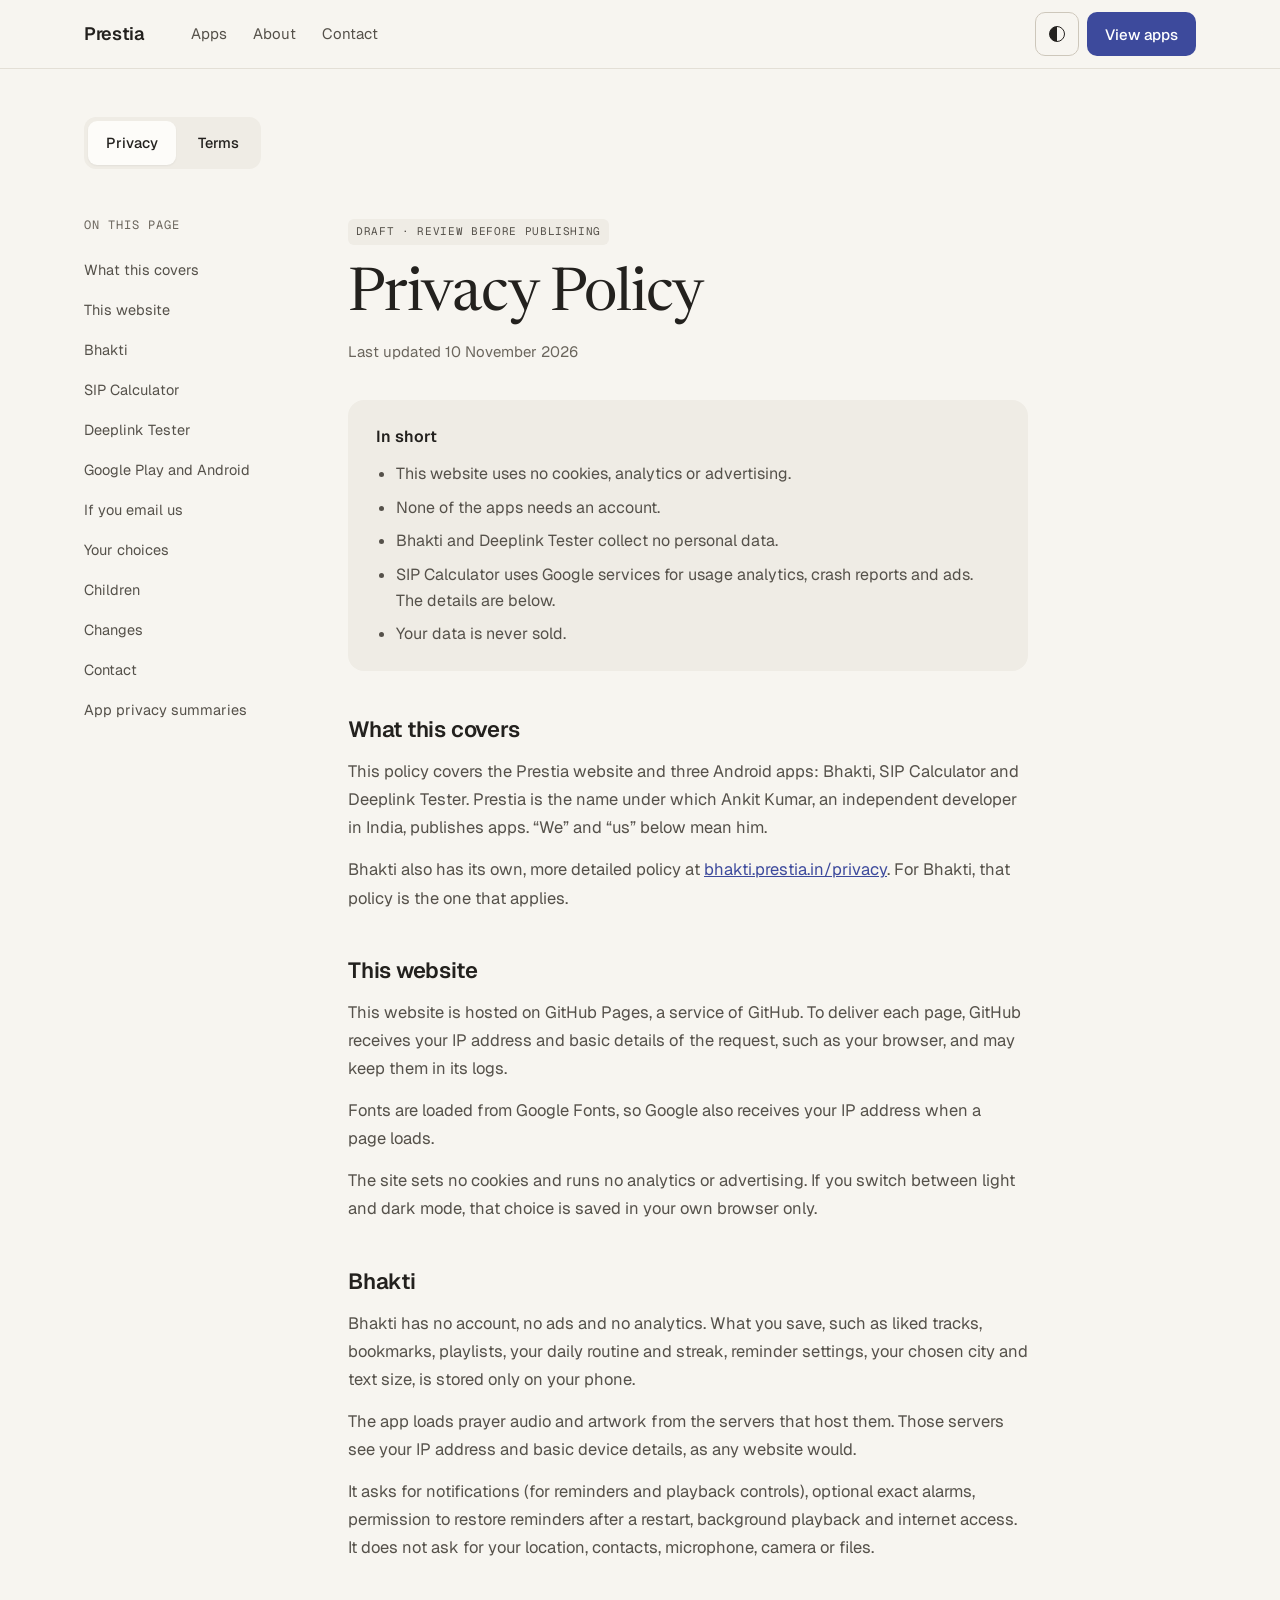
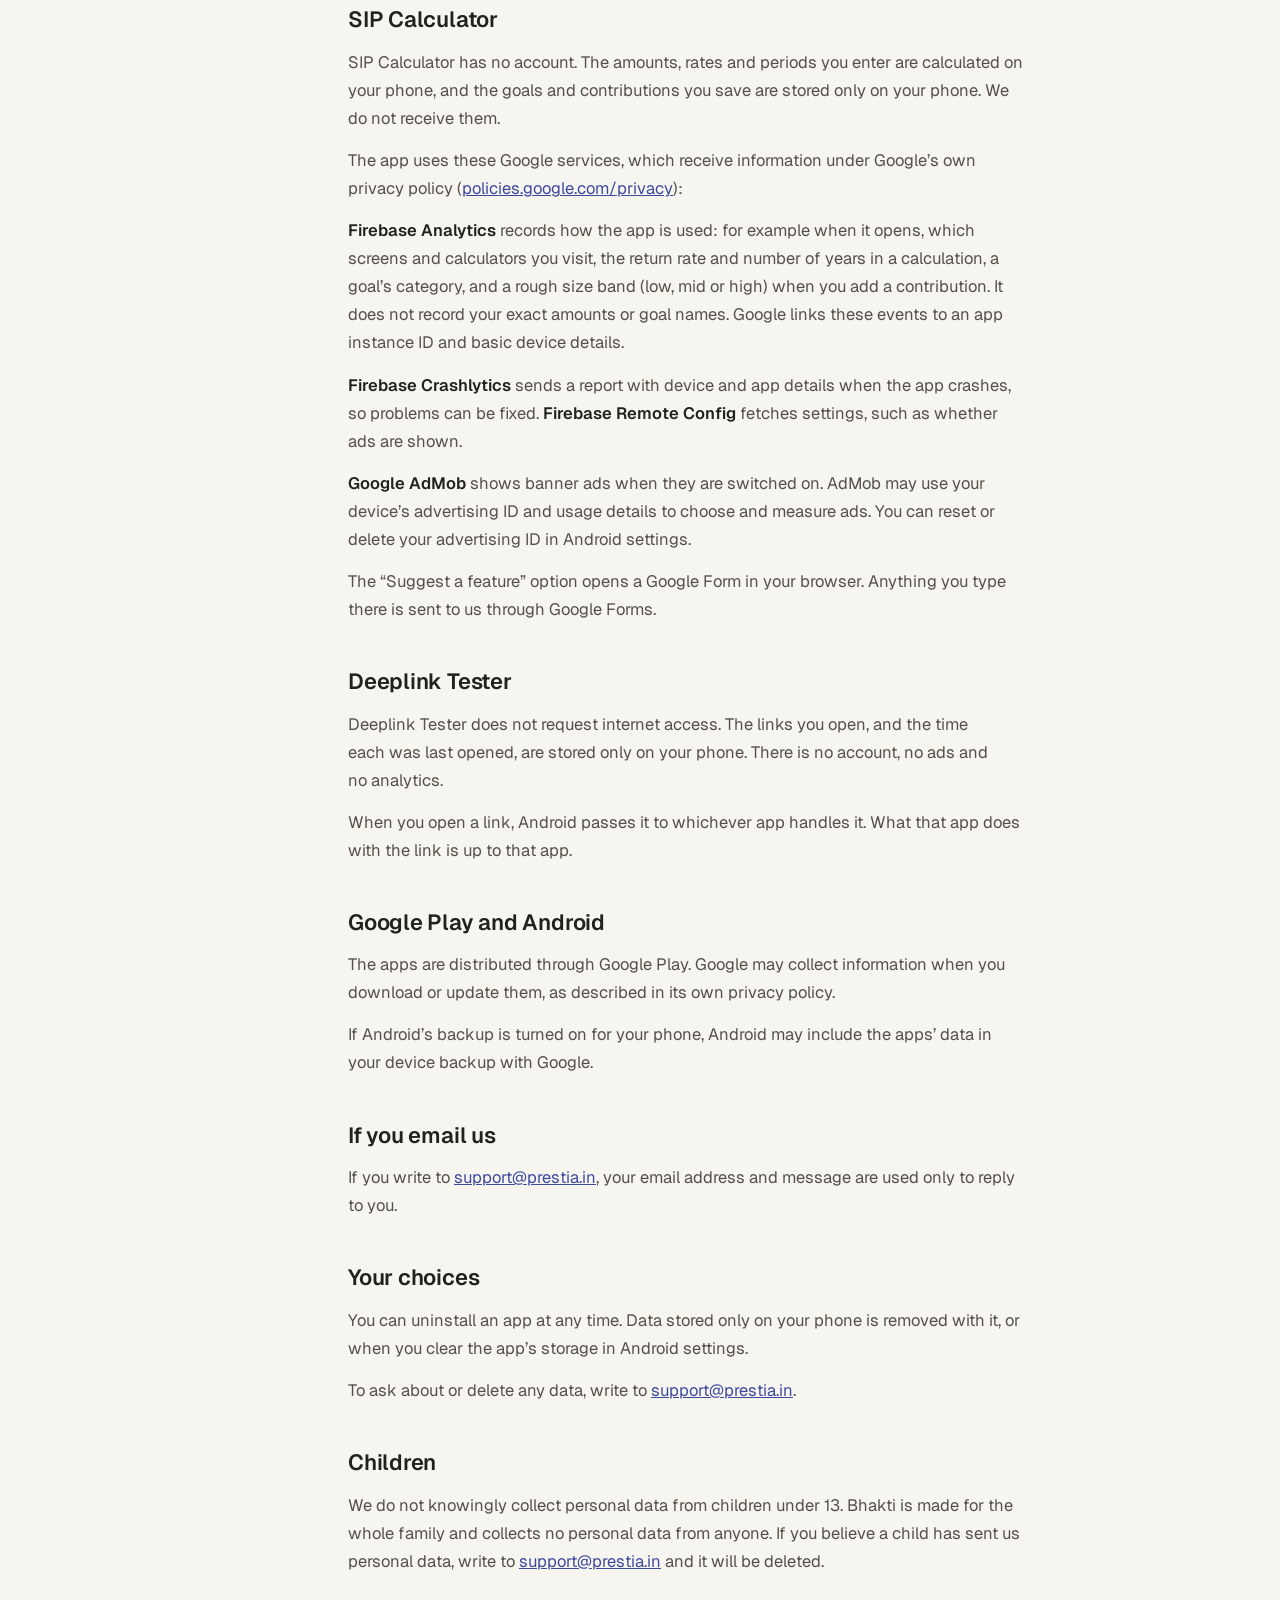
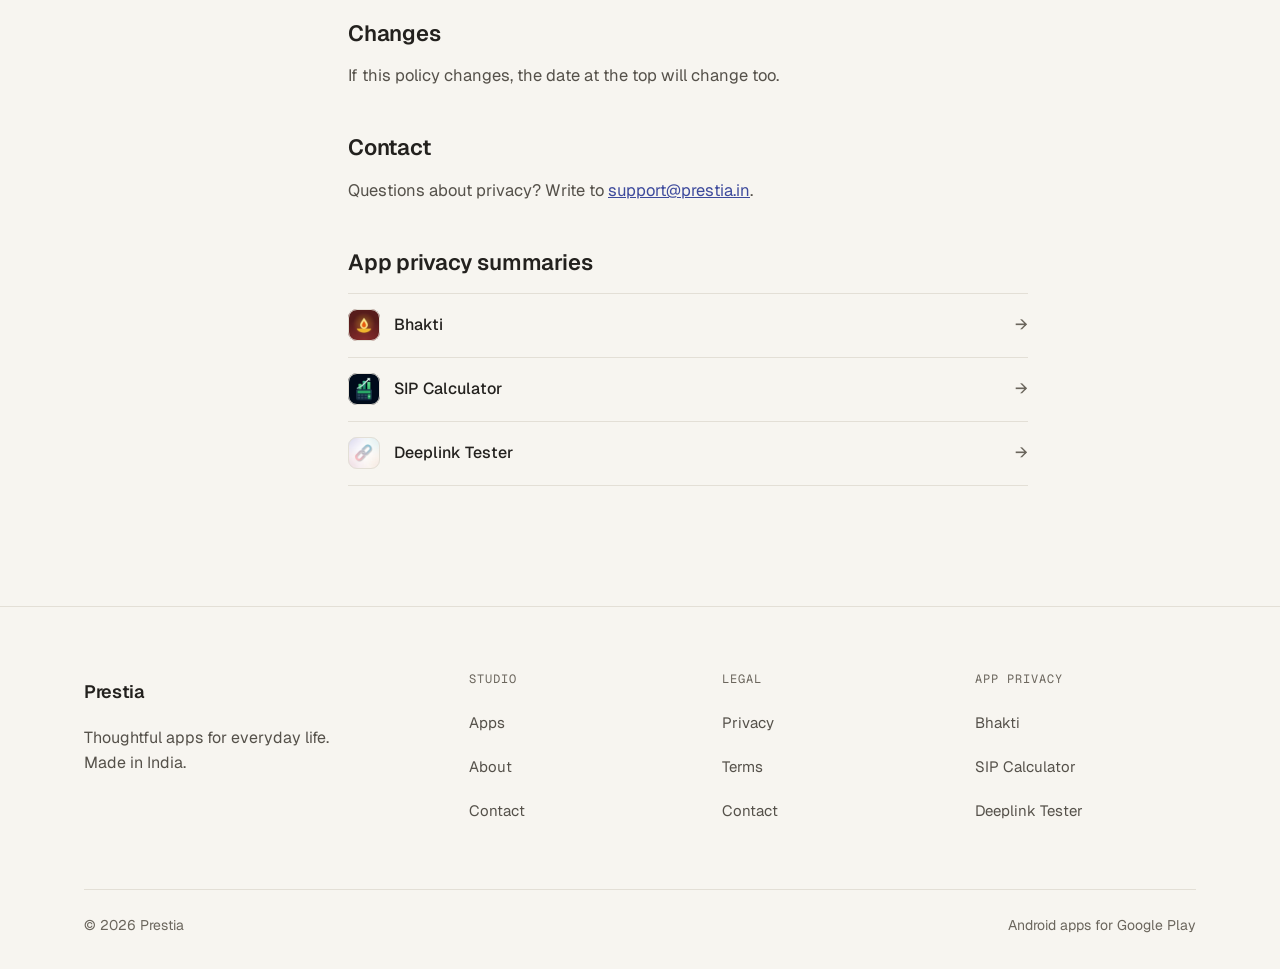
<file: deeplinktester/privacy-policy/index.html>
<!doctype html>
<html lang="en-IN">
<head>
<meta charset="utf-8">
<meta name="viewport" content="width=device-width, initial-scale=1">
<title>Deeplink Tester privacy policy · Prestia</title>
<meta name="robots" content="noindex">
<meta http-equiv="refresh" content="0; url=../../privacy/#deeplink-tester">
<style>body{font:16px/1.6 system-ui,sans-serif;margin:40px 20px;background:#F7F5F0;color:#23211E}a{color:#3D4A9C}@media (prefers-color-scheme:dark){body{background:#161513;color:#EFECE6}a{color:#A3ADEA}}</style>
</head>
<body>
<p>Deeplink Tester privacy policy has moved. <a href="../../privacy/#deeplink-tester">Continue to the new page</a>.</p>
<script>location.replace('../../privacy/#deeplink-tester');</script>
</body>
</html>
</file>
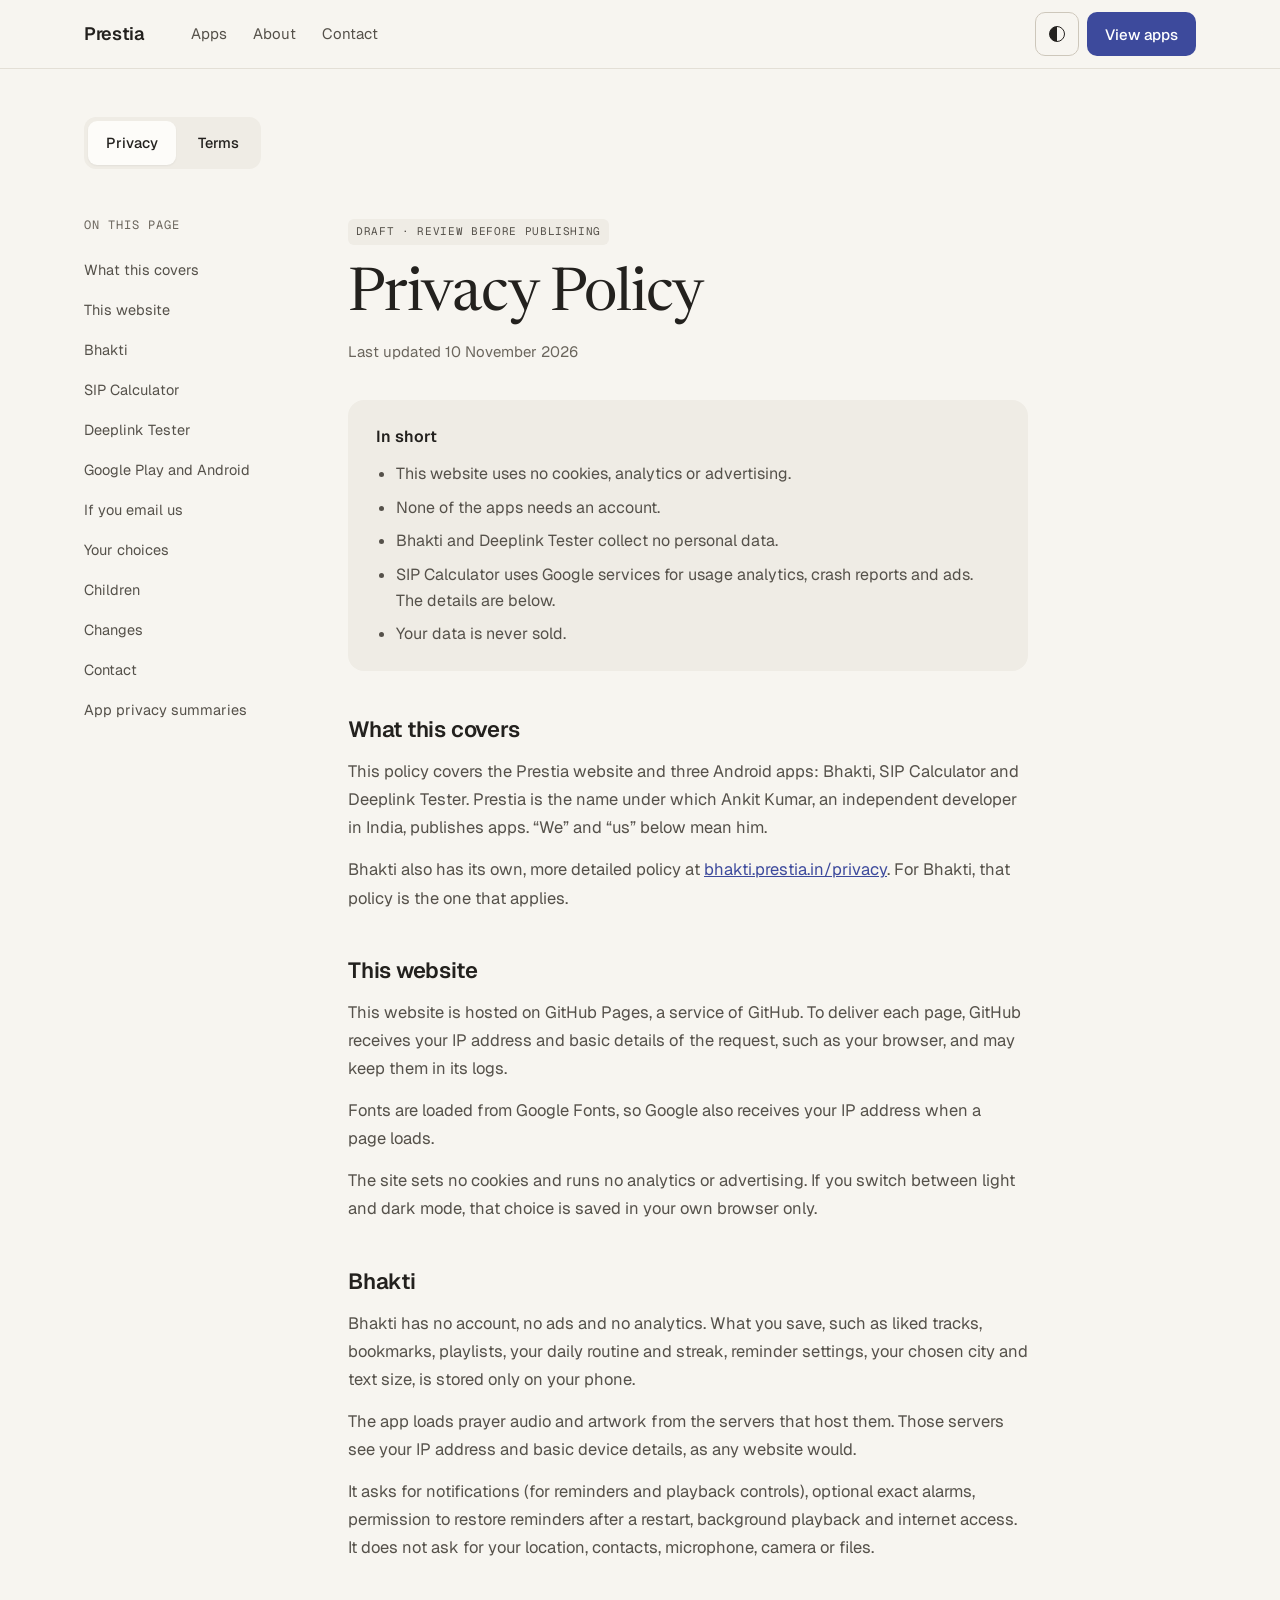
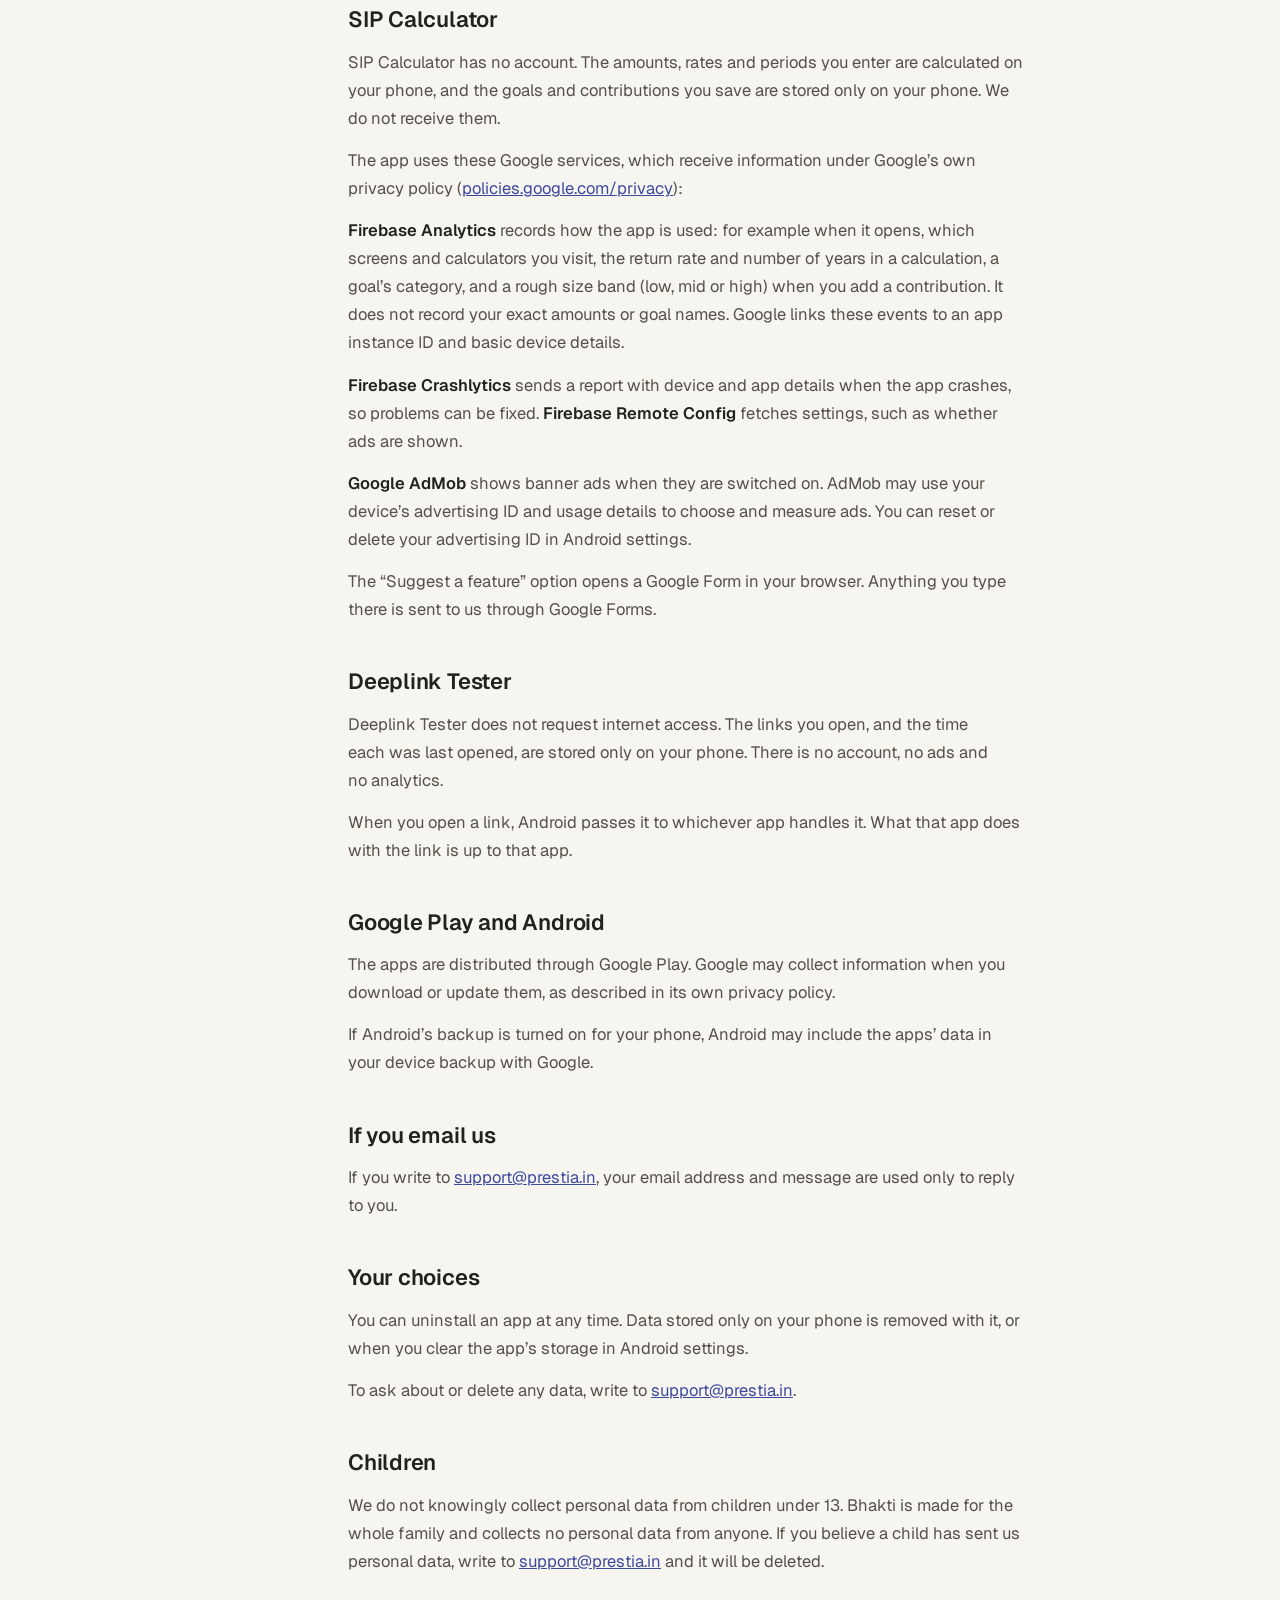
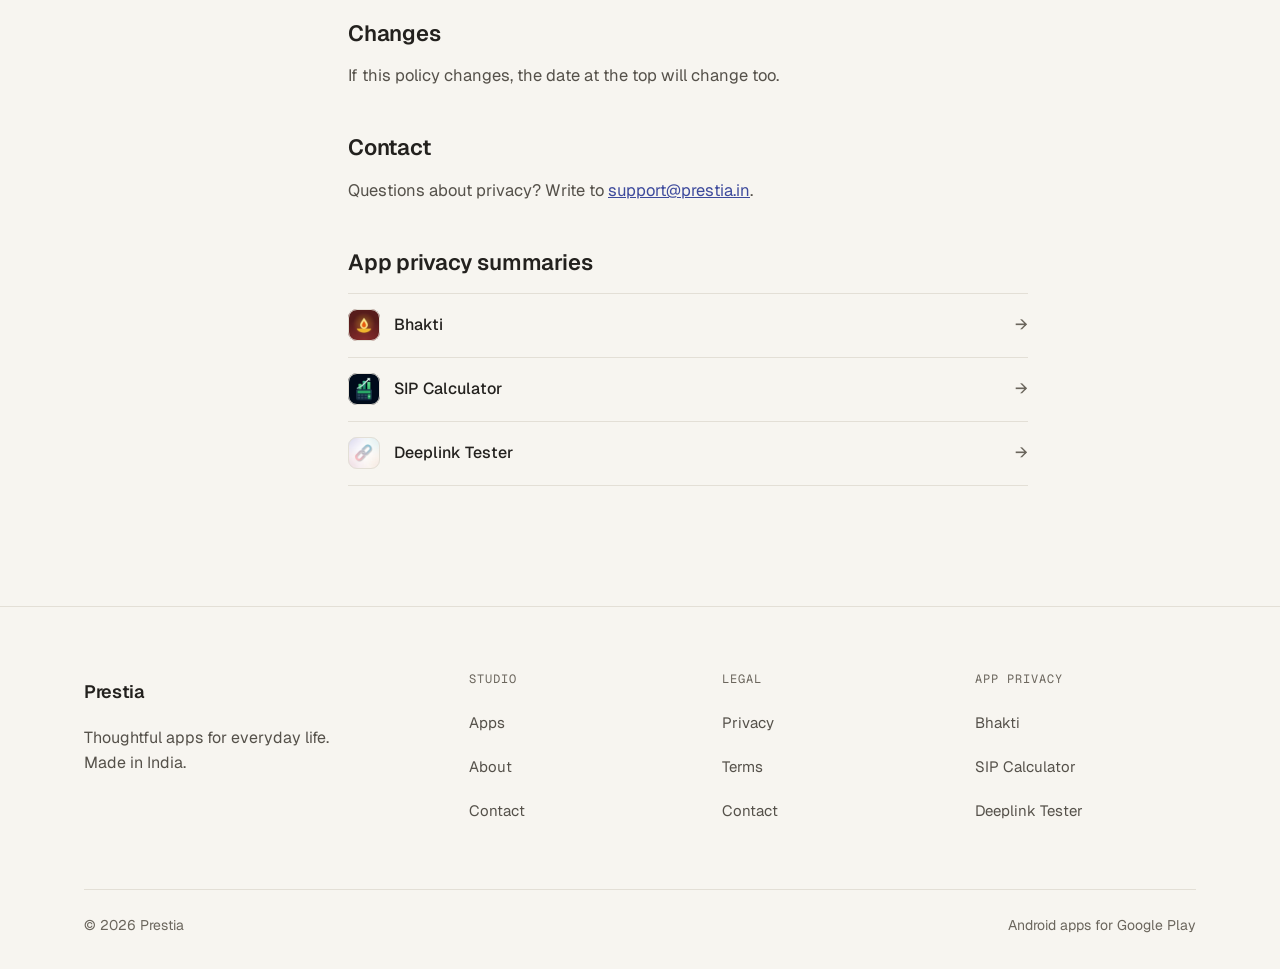
<file: sipcalculator/privacy-policy/index.html>
<!doctype html>
<html lang="en-IN">
<head>
<meta charset="utf-8">
<meta name="viewport" content="width=device-width, initial-scale=1">
<title>SIP Calculator privacy policy · Prestia</title>
<meta name="robots" content="noindex">
<meta http-equiv="refresh" content="0; url=../../privacy/#sip-calculator">
<style>body{font:16px/1.6 system-ui,sans-serif;margin:40px 20px;background:#F7F5F0;color:#23211E}a{color:#3D4A9C}@media (prefers-color-scheme:dark){body{background:#161513;color:#EFECE6}a{color:#A3ADEA}}</style>
</head>
<body>
<p>SIP Calculator privacy policy has moved. <a href="../../privacy/#sip-calculator">Continue to the new page</a>.</p>
<script>location.replace('../../privacy/#sip-calculator');</script>
</body>
</html>
</file>
<file: assets/site.css>
/* Prestia site. Tokens follow the v1 design handoff (indigo accent). */

:root {
  --sans: 'Geist', system-ui, -apple-system, 'Segoe UI', Roboto, sans-serif;
  --serif: 'Newsreader', Georgia, 'Times New Roman', serif;
  --mono: 'Geist Mono', ui-monospace, SFMono-Regular, Menlo, Consolas, monospace;

  --gutter: 64px; --maxw: 1240px; --display: 76px; --h1: 60px; --h2: 46px; --sec: 120px; --hero-pad: 88px; --gap-l: 64px;
  --hero-cols: minmax(0, 1fr) minmax(0, 1fr);
  --cols3: repeat(3, minmax(0, 1fr));
  --cols2: repeat(2, minmax(0, 1fr));
  --side-cols: minmax(0, 5fr) minmax(0, 7fr);
  --about-cols: minmax(0, 4fr) minmax(0, 7fr);
  --footer-cols: minmax(0, 1.6fr) repeat(3, minmax(0, 1fr));
  --footer-span: auto;
  --legal-cols: 200px minmax(0, 1fr);

  /* Light */
  color-scheme: light;
  --bg: #F7F5F0; --surface: #FDFCF9; --surface-2: #EFECE5; --line: #E3DFD6; --line-strong: #CDC7BB;
  --text: #23211E; --text-2: #55514A; --text-3: #6B665D; --bezel: #1B1A18;
  --shadow-sm: 0 1px 2px rgba(35,33,30,.06);
  --shadow-md: 0 1px 2px rgba(35,33,30,.05), 0 14px 36px -14px rgba(35,33,30,.18);
  --shadow-device: 0 2px 4px rgba(35,33,30,.10), 0 36px 72px -24px rgba(35,33,30,.30);
  --header-bg: rgba(247,245,240,.86);
  --store-bg: #1B1A18; --store-text: #FDFCF9; --store-line: #1B1A18;
  --accent: #3D4A9C; --accent-hover: #313D86; --accent-soft: #E7E8F3; --on-accent: #FFFFFF;
  --bhakti: #E07A1F; --bhakti-ink: #9C4C0C; --bhakti-soft: #F8E9DA;
  --sip: #1F7A8C; --sip-ink: #17606E; --sip-soft: #DCEDEF;
  --deeplink: #8A3F8F; --deeplink-ink: #76357A; --deeplink-soft: #F0E3EF;
}

/* Dark: the system preference, unless the visitor chose light; or an explicit dark choice. */
@media (prefers-color-scheme: dark) {
  :root:not([data-theme="light"]) {
    color-scheme: dark;
    --bg: #161513; --surface: #1D1C19; --surface-2: #252320; --line: #302E2A; --line-strong: #45423C;
    --text: #EFECE6; --text-2: #B8B3A9; --text-3: #99948A; --bezel: #0B0B0A;
    --shadow-sm: none;
    --shadow-md: 0 18px 40px -18px rgba(0,0,0,.7);
    --shadow-device: 0 0 0 1px #3A3833, 0 36px 72px -24px rgba(0,0,0,.75);
    --header-bg: rgba(22,21,19,.86);
    --store-bg: #000000; --store-text: #EFECE6; --store-line: #45423C;
    --accent: #A3ADEA; --accent-hover: #BAC2F1; --accent-soft: #22253A; --on-accent: #14152A;
    --bhakti: #E8893A; --bhakti-ink: #F2A869; --bhakti-soft: #2B1F14;
    --sip: #3A9AAD; --sip-ink: #86CAD6; --sip-soft: #14262A;
    --deeplink: #A55AAA; --deeplink-ink: #D7A3DA; --deeplink-soft: #281A29;
  }
  :root:not([data-theme="light"]) .for-light { display: none; }
  :root:not([data-theme="light"]) .for-dark { display: block; }
}
:root[data-theme="dark"] {
  color-scheme: dark;
  --bg: #161513; --surface: #1D1C19; --surface-2: #252320; --line: #302E2A; --line-strong: #45423C;
  --text: #EFECE6; --text-2: #B8B3A9; --text-3: #99948A; --bezel: #0B0B0A;
  --shadow-sm: none;
  --shadow-md: 0 18px 40px -18px rgba(0,0,0,.7);
  --shadow-device: 0 0 0 1px #3A3833, 0 36px 72px -24px rgba(0,0,0,.75);
  --header-bg: rgba(22,21,19,.86);
  --store-bg: #000000; --store-text: #EFECE6; --store-line: #45423C;
  --accent: #A3ADEA; --accent-hover: #BAC2F1; --accent-soft: #22253A; --on-accent: #14152A;
  --bhakti: #E8893A; --bhakti-ink: #F2A869; --bhakti-soft: #2B1F14;
  --sip: #3A9AAD; --sip-ink: #86CAD6; --sip-soft: #14262A;
  --deeplink: #A55AAA; --deeplink-ink: #D7A3DA; --deeplink-soft: #281A29;
}
:root[data-theme="dark"] .for-light { display: none; }
:root[data-theme="dark"] .for-dark { display: block; }

@media (max-width: 1080px) {
  :root { --gutter: 40px; --display: 60px; --h1: 52px; --h2: 40px; --gap-l: 48px; }
}
@media (max-width: 760px) {
  :root {
    --gutter: 20px; --display: 44px; --h1: 40px; --h2: 32px; --sec: 72px; --hero-pad: 40px; --gap-l: 40px;
    --hero-cols: minmax(0, 1fr); --cols3: minmax(0, 1fr); --cols2: minmax(0, 1fr);
    --side-cols: minmax(0, 1fr); --about-cols: minmax(0, 1fr);
    --footer-cols: repeat(2, minmax(0, 1fr)); --footer-span: 1 / -1; --legal-cols: minmax(0, 1fr);
  }
}

/* Each app owns its own colour inside its tile. */
.app-bhakti { --x: var(--bhakti); --x-ink: var(--bhakti-ink); --x-soft: var(--bhakti-soft); }
.app-sip { --x: var(--sip); --x-ink: var(--sip-ink); --x-soft: var(--sip-soft); }
.app-deeplink { --x: var(--deeplink); --x-ink: var(--deeplink-ink); --x-soft: var(--deeplink-soft); }

/* Base */
*, *::before, *::after { box-sizing: border-box; }
html { -webkit-text-size-adjust: 100%; text-size-adjust: 100%; scroll-padding-top: 80px; }
@media (prefers-reduced-motion: no-preference) { html { scroll-behavior: smooth; } }
body {
  margin: 0; background: var(--bg); color: var(--text);
  font-family: var(--sans); font-size: 16px; line-height: 1.6;
  -webkit-font-smoothing: antialiased; -moz-osx-font-smoothing: grayscale;
  transition: background-color .3s, color .3s;
}
img { max-width: 100%; }
a { color: var(--accent); }
a:hover { color: var(--accent-hover); }
:focus-visible { outline: 2px solid var(--accent); outline-offset: 3px; }
::selection { background: var(--accent-soft); color: var(--text); }
h1, h2, h3 { text-wrap: balance; }
p { text-wrap: pretty; }

.wrap { max-width: var(--maxw); margin: 0 auto; padding: 0 var(--gutter); }
.sr-only { position: absolute; width: 1px; height: 1px; padding: 0; margin: -1px; overflow: hidden; clip: rect(0 0 0 0); white-space: nowrap; border: 0; }
.skip {
  position: absolute; left: 12px; top: -60px; z-index: 50; padding: 10px 16px; border-radius: 10px;
  background: var(--accent); color: var(--on-accent); font-weight: 500; text-decoration: none;
}
.skip:focus { top: 12px; color: var(--on-accent); }

.label { margin: 0; font-family: var(--mono); font-size: 12px; font-weight: 400; line-height: 1.4; letter-spacing: .08em; text-transform: uppercase; color: var(--text-3); }
.h2 { margin: 12px 0 0; font-family: var(--serif); font-weight: 400; font-size: var(--h2); line-height: 1.1; letter-spacing: -.015em; }
.h2.narrow { max-width: 16em; }
.h1 { margin: 10px 0 0; font-family: var(--serif); font-weight: 400; font-size: var(--h1); line-height: 1.04; letter-spacing: -.02em; }
.display { margin: 20px 0 0; font-family: var(--serif); font-weight: 400; font-size: var(--display); line-height: 1.02; letter-spacing: -.025em; }
.section { padding: var(--sec) 0; border-top: 1px solid var(--line); }
.section.alt { background: var(--surface); }
.side-grid { display: grid; grid-template-columns: var(--side-cols); gap: var(--gap-l); }
.side-note { margin: 16px 0 0; max-width: 24em; color: var(--text-2); }
.tag { display: inline-block; font-family: var(--mono); font-size: 11px; letter-spacing: .06em; text-transform: uppercase; padding: 4px 8px; border-radius: 6px; background: var(--surface-2); color: var(--text-2); }
.text-link { display: inline-flex; align-items: center; gap: 6px; min-height: 44px; font-weight: 500; text-decoration: none; }

/* Buttons */
.btn {
  display: inline-flex; align-items: center; justify-content: center; gap: 10px;
  height: 52px; padding: 0 24px; border: 0; border-radius: 12px;
  font: 500 16px/1 var(--sans); text-decoration: none; cursor: pointer;
  transition: background-color .15s;
}
.btn-m { height: 44px; padding: 0 18px; border-radius: 10px; font-size: 15px; }
.btn-primary { background: var(--accent); color: var(--on-accent); }
.btn-primary:hover { background: var(--accent-hover); color: var(--on-accent); }
.btn-secondary { padding: 0 22px; border: 1px solid var(--line-strong); background: transparent; color: var(--text); }
.btn-secondary:hover { background: var(--surface-2); color: var(--text); }

.store-l {
  display: inline-flex; align-items: center; gap: 12px; height: 56px; padding: 0 22px 0 18px;
  border-radius: 12px; background: var(--store-bg); color: var(--store-text); border: 1px solid var(--store-line);
  text-decoration: none; transition: opacity .15s;
}
.store-l:hover { opacity: .88; color: var(--store-text); }
.store-l .tri { width: 0; height: 0; border-top: 10px solid transparent; border-bottom: 10px solid transparent; border-left: 16px solid currentColor; }
.store-text { display: flex; flex-direction: column; line-height: 1.15; }
.store-text .s1 { font-size: 11px; letter-spacing: .06em; text-transform: uppercase; }
.store-text .s2 { font-size: 18px; font-weight: 600; }
.store-s {
  display: inline-flex; align-items: center; height: 44px; padding: 0 16px; border-radius: 10px;
  background: var(--store-bg); color: var(--store-text); border: 1px solid var(--store-line);
  font-size: 14px; font-weight: 500; text-decoration: none; white-space: nowrap; transition: opacity .15s;
}
.store-s:hover { opacity: .86; color: var(--store-text); }

/* Header */
.site-header {
  position: sticky; top: 0; z-index: 30; background: var(--header-bg);
  -webkit-backdrop-filter: saturate(1.4) blur(14px); backdrop-filter: saturate(1.4) blur(14px);
  border-bottom: 1px solid var(--line);
}
.header-row { height: 68px; display: flex; align-items: center; gap: 24px; }
.wordmark { display: inline-flex; align-items: center; min-height: 44px; font-weight: 600; font-size: 18px; letter-spacing: -.02em; color: var(--text); text-decoration: none; }
.wordmark:hover { color: var(--text); }
.main-nav { display: flex; gap: 2px; margin-left: 12px; }
.main-nav a {
  display: inline-flex; align-items: center; min-height: 44px; padding: 8px 12px; border-radius: 8px;
  color: var(--text-2); text-decoration: none; font-size: 15px; transition: background-color .15s, color .15s;
}
.main-nav a:hover { background: var(--surface-2); color: var(--text); }
.header-actions { margin-left: auto; display: flex; align-items: center; gap: 8px; }
.icon-btn {
  width: 44px; height: 44px; display: flex; align-items: center; justify-content: center;
  border: 1px solid var(--line-strong); border-radius: 10px; background: transparent; color: var(--text);
  cursor: pointer; transition: background-color .15s;
}
.icon-btn:hover { background: var(--surface-2); }
.theme-glyph { width: 16px; height: 16px; border-radius: 50%; border: 1.5px solid currentColor; background: linear-gradient(90deg, currentColor 50%, transparent 50%); }
.menu-btn {
  display: none; align-items: center; height: 44px; padding: 0 14px; border: 1px solid var(--line-strong);
  border-radius: 10px; background: transparent; color: var(--text); font: 500 15px var(--sans); cursor: pointer;
}
.mobile-nav { border-top: 1px solid var(--line); padding: 8px var(--gutter) 20px; display: flex; flex-direction: column; }
.mobile-nav[hidden] { display: none; }
.mobile-nav a:not(.btn) { display: flex; align-items: center; min-height: 52px; border-bottom: 1px solid var(--line); color: var(--text); text-decoration: none; font-size: 18px; }
.mobile-cta { width: 100%; height: 48px; margin-top: 16px; border-radius: 10px; }
@media (max-width: 760px) {
  .main-nav, .header-cta { display: none; }
  .menu-btn { display: inline-flex; }
}
@media (min-width: 761px) { .mobile-nav { display: none !important; } }
html:not(.js) .menu-btn { display: none; }
@media (max-width: 760px) {
  /* Without JavaScript the menu cannot open, so keep the links in the header instead. */
  html:not(.js) .main-nav { display: flex; margin-left: 0; }
  html:not(.js) .header-row { gap: 8px; }
}

/* Phone frame */
.phone { position: relative; width: 100%; aspect-ratio: 9 / 19.5; background: var(--bezel); border-radius: 15% / 7%; box-shadow: var(--shadow-device); }
.phone .screen { position: absolute; inset: 1.6% 3.6%; border-radius: 12% / 5.6%; overflow: hidden; background: var(--surface); container-type: inline-size; }
.phone .screen img { vertical-align: top; width: 100%; height: 100%; object-fit: cover; object-position: top center; }
.for-dark { display: none; }
.phone .cam { position: absolute; top: 2.6%; left: 50%; width: 6%; aspect-ratio: 1; border-radius: 50%; background: var(--bezel); transform: translateX(-50%); pointer-events: none; }
.ph-block { width: 100%; height: 100%; display: flex; flex-direction: column; align-items: center; justify-content: center; gap: 8cqw; background: var(--x-soft, var(--surface-2)); }
.phone .screen img.ph-icon { width: 40%; height: auto; aspect-ratio: 1; border-radius: 22%; box-shadow: var(--shadow-md); }
.ph-name { font-size: 12px; font-size: clamp(8px, 9cqw, 17px); font-weight: 600; letter-spacing: -.01em; color: var(--text); text-align: center; padding: 0 8%; }

/* Home hero */
.hero { padding: var(--hero-pad) 0 var(--sec); }
.hero-grid { display: grid; grid-template-columns: var(--hero-cols); gap: var(--gap-l); align-items: center; }
.hero-copy { display: flex; flex-direction: column; align-items: flex-start; min-width: 0; }
.lede { margin: 24px 0 0; max-width: 30em; font-size: 19px; line-height: 1.6; color: var(--text-2); }
.btn-row { display: flex; flex-wrap: wrap; gap: 12px; margin-top: 36px; }
.chips { list-style: none; margin: 40px 0 0; padding: 0; display: flex; flex-wrap: wrap; gap: 8px; }
.chip { display: flex; align-items: center; gap: 8px; padding: 6px 12px; border: 1px solid var(--line); border-radius: 999px; font-size: 13.5px; line-height: 1.4; color: var(--text-2); }
.chip::before { content: ""; width: 6px; height: 6px; border-radius: 50%; background: var(--accent); }
.hero-art { position: relative; width: 100%; max-width: 600px; justify-self: center; aspect-ratio: 1 / 0.94; }
.hero-art .backdrop { position: absolute; left: 0; right: 0; top: 24%; bottom: 0; border-radius: 28px; background: var(--surface-2); border: 1px solid var(--line); }
.hp { position: absolute; }
.hp-left { left: 4%; top: 17%; width: 30%; z-index: 1; }
.hp-right { right: 4%; top: 17%; width: 30%; z-index: 1; }
.hp-center { left: 31%; top: 0; width: 38%; z-index: 2; }

/* Apps */
.section-head { display: flex; flex-wrap: wrap; align-items: flex-end; justify-content: space-between; gap: 24px; }
.section-head > div { flex: 1 1 28rem; min-width: 0; }
.section-aside { flex: 0 1 24em; margin: 0; max-width: 24em; color: var(--text-2); }
.cards { display: grid; grid-template-columns: var(--cols3); gap: 24px; margin-top: 56px; }
.card {
  display: flex; flex-direction: column; min-width: 0; background: var(--surface); border: 1px solid var(--line);
  border-radius: 20px; overflow: hidden; box-shadow: var(--shadow-sm); transition: box-shadow .25s, transform .25s;
}
.card:hover { box-shadow: var(--shadow-md); transform: translateY(-2px); }
.card-media { position: relative; aspect-ratio: 4 / 3; background: var(--x-soft); overflow: hidden; }
.card-media .phone { position: absolute; left: 50%; top: 13%; width: 44%; transform: translateX(-50%); }
.card-body { padding: 24px; display: flex; flex-direction: column; gap: 14px; flex: 1; }
.app-id { display: flex; align-items: center; gap: 14px; }
.app-id-text { min-width: 0; }
.app-icon, .app-icon-s, .app-icon-m, .app-icon-l { display: block; flex: none; outline: 1px solid var(--line); outline-offset: -1px; }
.app-icon { width: 48px; height: 48px; border-radius: 13px; }
.app-icon-s { width: 32px; height: 32px; border-radius: 9px; }
.app-icon-m { width: 64px; height: 64px; border-radius: 17px; }
.app-icon-l { width: 76px; height: 76px; border-radius: 20px; box-shadow: var(--shadow-md); }
.card h3 { margin: 0; font-size: 19px; line-height: 1.25; font-weight: 600; letter-spacing: -.01em; }
.card .cat { font-size: 13.5px; color: var(--text-3); }
.card .value { margin: 0; font-size: 15.5px; line-height: 1.55; color: var(--text-2); }
.badge { align-self: flex-start; display: flex; align-items: center; gap: 7px; padding: 4px 10px; border-radius: 999px; background: var(--surface-2); font-size: 12.5px; line-height: 1.4; color: var(--text-2); }
.badge::before { content: ""; flex: none; width: 0; height: 0; border-top: 5px solid transparent; border-bottom: 5px solid transparent; border-left: 8px solid currentColor; }
.card-foot { margin-top: auto; padding-top: 16px; border-top: 1px solid var(--line); display: flex; flex-wrap: wrap; align-items: center; justify-content: space-between; gap: 8px 12px; }
.learn { white-space: nowrap; display: inline-flex; align-items: center; gap: 6px; min-height: 44px; color: var(--text); font-size: 15px; font-weight: 500; text-decoration: none; }
.learn:hover { color: var(--accent); }

/* Principles */
.principles { display: grid; grid-template-columns: var(--cols3); gap: 48px; margin-top: 56px; }
.principle { display: flex; flex-direction: column; gap: 14px; }
.principle h3 { margin: 8px 0 0; font-size: 20px; line-height: 1.3; font-weight: 600; letter-spacing: -.01em; }
.principle p { margin: 0; color: var(--text-2); }
.p-icon { width: 48px; height: 48px; border-radius: 12px; border: 1px solid var(--line-strong); display: flex; align-items: center; justify-content: center; }
.shape-circle { width: 16px; height: 16px; border-radius: 50%; border: 2px solid var(--accent); }
.shape-square { width: 15px; height: 15px; border-radius: 3px; border: 2px solid var(--accent); }
.shape-diamond { width: 13px; height: 13px; border: 2px solid var(--accent); transform: rotate(45deg); }

/* About */
.about-grid { display: grid; grid-template-columns: var(--about-cols); gap: var(--gap-l); align-items: center; }
.monogram {
  width: 100%; max-width: 340px; aspect-ratio: 4 / 5; border-radius: 20px; background: var(--surface-2); border: 1px solid var(--line);
  display: flex; flex-direction: column; align-items: center; justify-content: center; gap: 12px;
}
.mono-letters { font-family: var(--serif); font-size: 96px; line-height: 1; letter-spacing: -.02em; color: var(--text); }
.mono-caption { font-family: var(--mono); font-size: 12px; letter-spacing: .08em; text-transform: uppercase; color: var(--text-3); }
@media (max-width: 760px) { .monogram { max-width: 200px; aspect-ratio: 1; } .mono-letters { font-size: 64px; } }
.about-copy { max-width: 620px; }
.about-text { margin-top: 24px; display: flex; flex-direction: column; gap: 16px; font-size: 18px; line-height: 1.65; color: var(--text-2); }
.about-text p { margin: 0; }
.signature { margin-top: 28px; display: flex; flex-direction: column; }
.sig-name { font-family: var(--serif); font-size: 24px; line-height: 1.2; }
.sig-role { font-size: 14px; color: var(--text-3); }

/* Contact */
.contact-rows { display: flex; flex-direction: column; gap: 16px; min-width: 0; }
.contact-row { display: flex; flex-wrap: wrap; align-items: center; justify-content: space-between; gap: 16px 24px; padding: 24px 28px; border: 1px solid var(--line); border-radius: 20px; background: var(--surface); }
.contact-text { min-width: 0; display: flex; flex-direction: column; gap: 6px; }
.contact-email { font-size: 20px; font-weight: 500; letter-spacing: -.01em; text-decoration: none; overflow-wrap: anywhere; }
.contact-text p { margin: 0; font-size: 15px; color: var(--text-2); }
.copy-btn { min-width: 76px; height: 44px; padding: 0 14px; border: 1px solid var(--line-strong); border-radius: 10px; background: transparent; color: var(--text); font: 500 14px var(--sans); cursor: pointer; transition: background-color .15s; }
.copy-btn:hover { background: var(--surface-2); }
@media (max-width: 760px) { .contact-row { padding: 20px; } }

/* App detail */
.app-hero { padding: 40px 0 var(--sec); }
.crumbs { display: flex; align-items: center; gap: 8px; font-size: 14px; color: var(--text-3); }
.crumbs a { display: inline-flex; align-items: center; min-height: 44px; color: var(--text-3); text-decoration: none; }
.crumbs a:hover { color: var(--text); }
.crumbs [aria-current] { color: var(--text-2); }
.app-hero-grid { margin-top: 32px; }
.cat-label { margin-top: 28px; color: var(--x-ink); }
.value-l { margin: 18px 0 0; max-width: 26em; font-size: 20px; line-height: 1.5; color: var(--text); }
.long { margin: 14px 0 0; max-width: 30em; font-size: 16.5px; color: var(--text-2); }
.store-row { display: flex; flex-wrap: wrap; align-items: center; gap: 16px 20px; margin-top: 32px; }
.meta { font-size: 14px; color: var(--text-3); }
.hero-links { display: flex; flex-wrap: wrap; gap: 0 24px; margin-top: 8px; }
.detail-art { position: relative; width: 100%; max-width: 580px; justify-self: center; aspect-ratio: 1 / 1; border-radius: 28px; background: var(--x-soft); overflow: hidden; }
.dp { position: absolute; width: 36%; }
.dp-a { left: 14%; top: 10%; }
.dp-b { left: 50%; top: 18%; }
.dp-single { left: 32%; top: 12%; }

.shots { display: grid; grid-template-columns: repeat(4, minmax(0, 1fr)); gap: 32px; margin-top: 48px; padding: 8px 4px 24px; }
.shot { margin: 0; display: flex; flex-direction: column; align-items: center; gap: 16px; min-width: 0; }
.shot .phone { max-width: 260px; }
.shot figcaption { font-size: 14.5px; line-height: 1.45; color: var(--text-2); text-align: center; }
@media (max-width: 760px) {
  .shots { grid-template-columns: none; grid-auto-flow: column; grid-auto-columns: 64%; overflow-x: auto; scroll-snap-type: x mandatory; overscroll-behavior-x: contain; }
  .shot { scroll-snap-align: start; }
}

.features { display: grid; grid-template-columns: var(--cols2); gap: 36px 40px; }
.feature { display: flex; flex-direction: column; gap: 8px; padding-top: 20px; border-top: 1px solid var(--line); }
.feature h3 { margin: 0; display: flex; align-items: center; gap: 10px; font-size: 17px; line-height: 1.3; font-weight: 600; }
.feature h3::before { content: ""; flex: none; width: 8px; height: 8px; border-radius: 2px; background: var(--x); }
.feature p { margin: 0; font-size: 15.5px; color: var(--text-2); }

.psum { border: 1px solid var(--line); border-radius: 20px; background: var(--surface); padding: 8px 28px 12px; min-width: 0; }
.psum-tag { display: flex; justify-content: flex-end; padding-top: 16px; }
.psum dl { margin: 0; }
.prow { display: flex; flex-wrap: wrap; justify-content: space-between; gap: 4px 24px; padding: 18px 0; border-bottom: 1px solid var(--line); }
.prow:last-child { border-bottom: 0; }
.prow dt { color: var(--text-2); }
.prow dd { margin: 0; font-weight: 500; }
@media (max-width: 760px) { .psum { padding: 8px 20px 12px; } }

.faqs { border-top: 1px solid var(--line); min-width: 0; }
.faq { border-bottom: 1px solid var(--line); }
.faq h3 { margin: 0; }
.faq-q {
  width: 100%; display: flex; align-items: center; justify-content: space-between; gap: 24px; min-height: 64px; padding: 18px 0;
  border: 0; background: transparent; color: var(--text); font: 500 17px/1.4 var(--sans); text-align: left; cursor: pointer;
}
.faq-mark { flex: none; width: 28px; height: 28px; border-radius: 50%; border: 1px solid var(--line-strong); display: flex; align-items: center; justify-content: center; color: var(--text-2); font-size: 16px; line-height: 1; }
.faq-a p { margin: 0; padding: 0 48px 24px 0; max-width: 38em; color: var(--text-2); }
.js .faq:not(.open) .faq-a { display: none; }
html:not(.js) .faq-mark { display: none; }
@media (max-width: 760px) { .faq-a p { padding-right: 0; } }

.cta-section { padding: 0 0 var(--sec); }
.cta-band { display: flex; flex-wrap: wrap; align-items: center; justify-content: space-between; gap: 32px; padding: clamp(28px, 6vw, 64px); border-radius: 28px; background: var(--x-soft); }
.cta-id { display: flex; align-items: center; gap: 20px; min-width: 0; }
.cta-title { margin: 0; font-family: var(--serif); font-weight: 400; font-size: clamp(26px, 3.4vw, 38px); line-height: 1.1; }
.cta-id p { margin: 6px 0 0; color: var(--text-2); }
.more-label { margin-top: 72px; }
.others { display: grid; grid-template-columns: var(--cols2); gap: 16px; margin-top: 20px; }
.other {
  display: flex; align-items: center; gap: 16px; padding: 20px; border: 1px solid var(--line); border-radius: 16px;
  background: var(--surface); color: var(--text); text-decoration: none; transition: box-shadow .2s;
}
.other:hover { box-shadow: var(--shadow-md); color: var(--text); }
.other-text { min-width: 0; display: flex; flex-direction: column; }
.other-name { font-weight: 600; }
.other-value { font-size: 14.5px; color: var(--text-2); }
.other-arrow { margin-left: auto; padding-left: 8px; color: var(--text-3); }

/* Legal */
.legal { padding: 48px 0 var(--sec); }
.seg { display: inline-flex; gap: 4px; padding: 4px; border-radius: 12px; background: var(--surface-2); }
.seg a { display: inline-flex; align-items: center; height: 44px; padding: 0 18px; border-radius: 9px; color: var(--text); font-size: 14.5px; font-weight: 500; text-decoration: none; }
.seg a:hover { color: var(--text); background: color-mix(in srgb, var(--surface) 50%, transparent); }
.seg a[aria-current] { background: var(--surface); box-shadow: var(--shadow-sm); }
.legal-grid { display: grid; grid-template-columns: var(--legal-cols); gap: var(--gap-l); margin-top: 48px; }
.toc-inner { position: sticky; top: 100px; }
.toc ul { list-style: none; margin: 16px 0 0; padding: 0; display: flex; flex-direction: column; }
.toc a { display: flex; align-items: center; min-height: 40px; padding: 4px 0; font-size: 14.5px; line-height: 1.35; color: var(--text-2); text-decoration: none; }
.toc a:hover { color: var(--text); }
@media (max-width: 760px) { .toc { display: none; } }
.legal-article { max-width: 680px; min-width: 0; }
.legal-article .h1 { margin-top: 20px; line-height: 1.05; }
.updated { margin: 12px 0 0; font-size: 15px; color: var(--text-3); }
.in-short { margin-top: 36px; padding: 24px 28px; border-radius: 16px; background: var(--surface-2); }
.in-short h2 { margin: 0; font-size: 16px; font-weight: 600; }
.in-short ul { margin: 12px 0 0; padding-left: 20px; display: flex; flex-direction: column; gap: 8px; color: var(--text-2); }
.legal-sec { padding-top: 44px; }
.legal-sec h2 { margin: 0; font-size: 22px; font-weight: 600; letter-spacing: -.01em; line-height: 1.3; }
.legal-sec p { margin: 14px 0 0; font-size: 16.5px; line-height: 1.7; color: var(--text-2); }
.legal-sec strong { color: var(--text); font-weight: 600; }
.app-priv-list { margin-top: 16px; border-top: 1px solid var(--line); }
.app-priv { display: flex; align-items: center; gap: 14px; min-height: 64px; border-bottom: 1px solid var(--line); color: var(--text); text-decoration: none; font-weight: 500; }
.app-priv:hover { color: var(--accent); }
@media (max-width: 760px) { .in-short { padding: 20px; } }

/* 404 */
.notfound .display { max-width: 14em; }

/* Footer */
.site-footer { border-top: 1px solid var(--line); padding: 64px 0 32px; }
.footer-grid { display: grid; grid-template-columns: var(--footer-cols); gap: 40px 32px; }
.footer-brand { grid-column: var(--footer-span); display: flex; flex-direction: column; align-items: flex-start; gap: 10px; }
.footer-brand p { margin: 0; max-width: 18em; color: var(--text-2); }
.site-footer ul { list-style: none; margin: 14px 0 0; padding: 0; display: flex; flex-direction: column; font-size: 15px; }
.site-footer li a { display: inline-flex; align-items: center; min-height: 44px; color: var(--text-2); text-decoration: none; }
.site-footer li a:hover { color: var(--text); }
.footer-base { margin-top: 56px; padding-top: 24px; border-top: 1px solid var(--line); display: flex; flex-wrap: wrap; justify-content: space-between; gap: 8px 24px; font-size: 14px; color: var(--text-3); }

@media (prefers-reduced-motion: reduce) {
  *, *::before, *::after { transition: none !important; }
  .card:hover { transform: none; }
}

/* On the app's own tinted panel, the neutral phone block sits on the surface colour. */
.detail-art .ph-block { background: var(--surface); }
</file>
